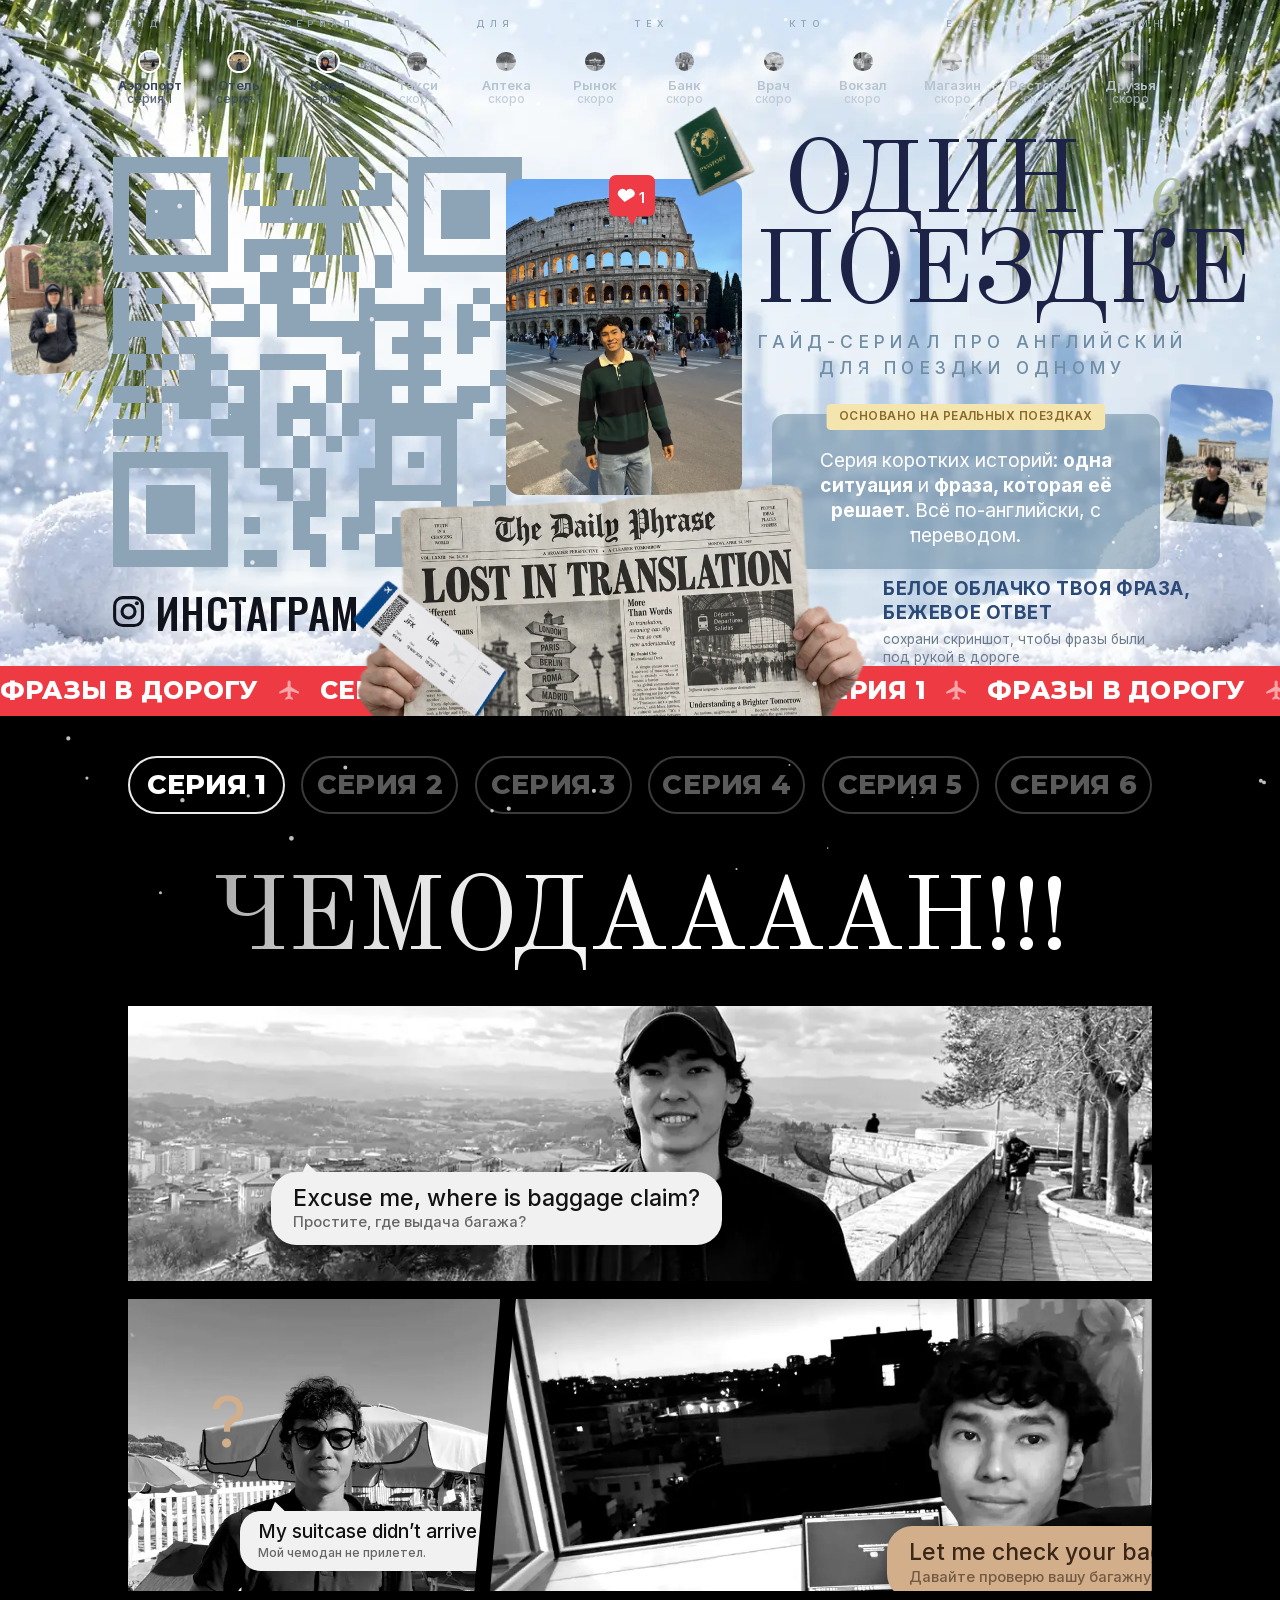
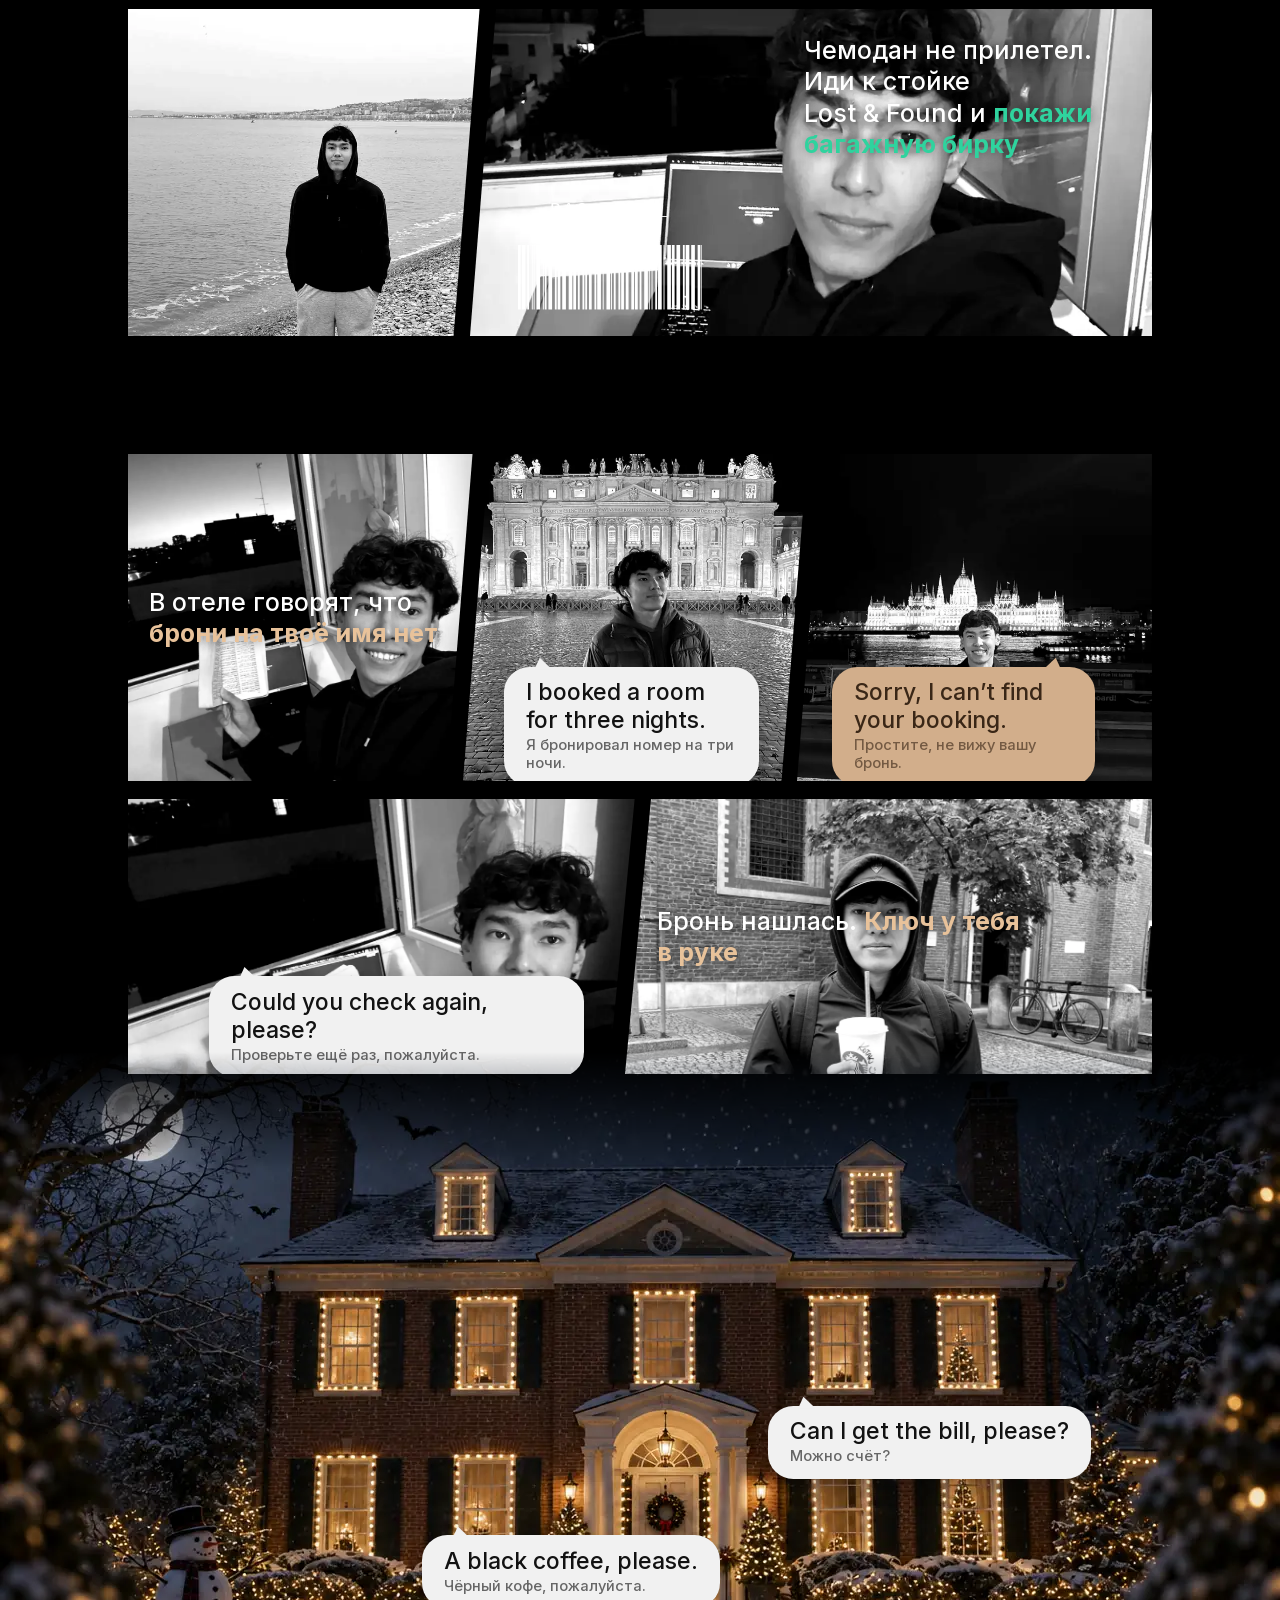
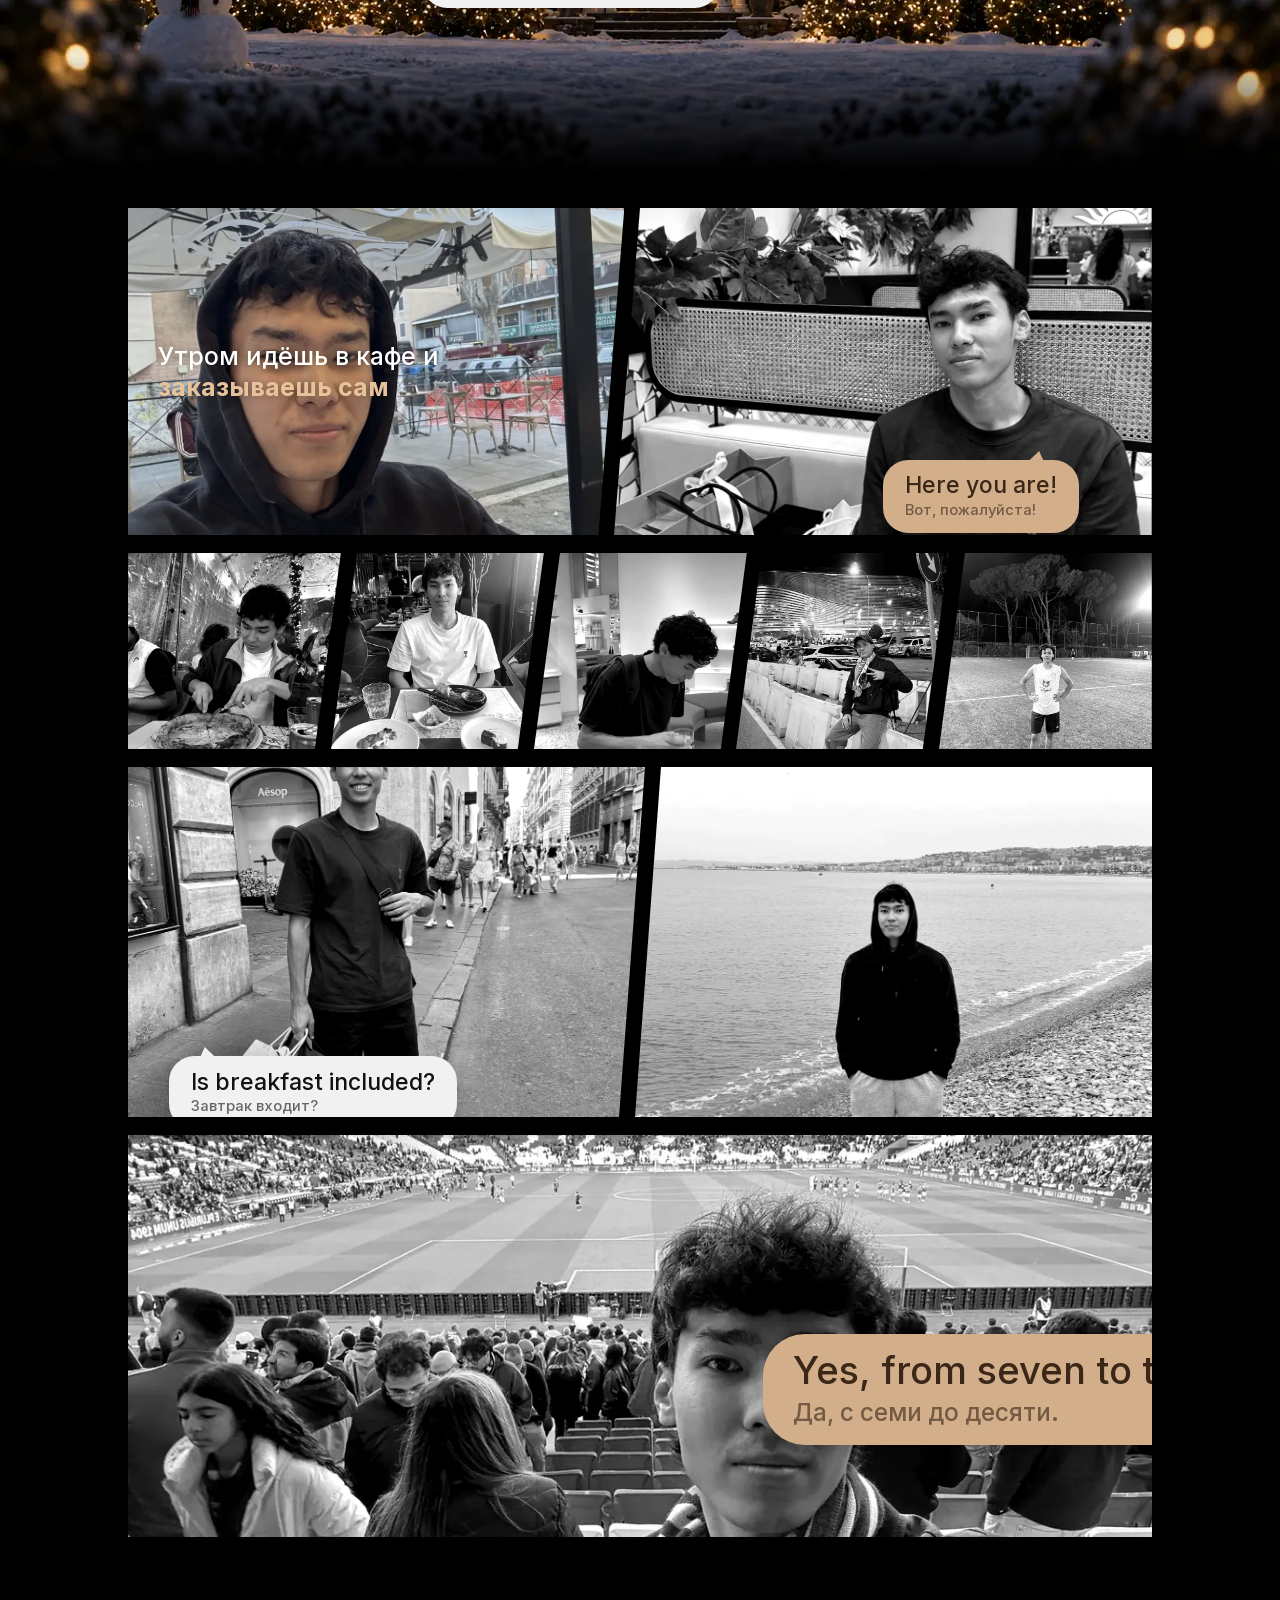
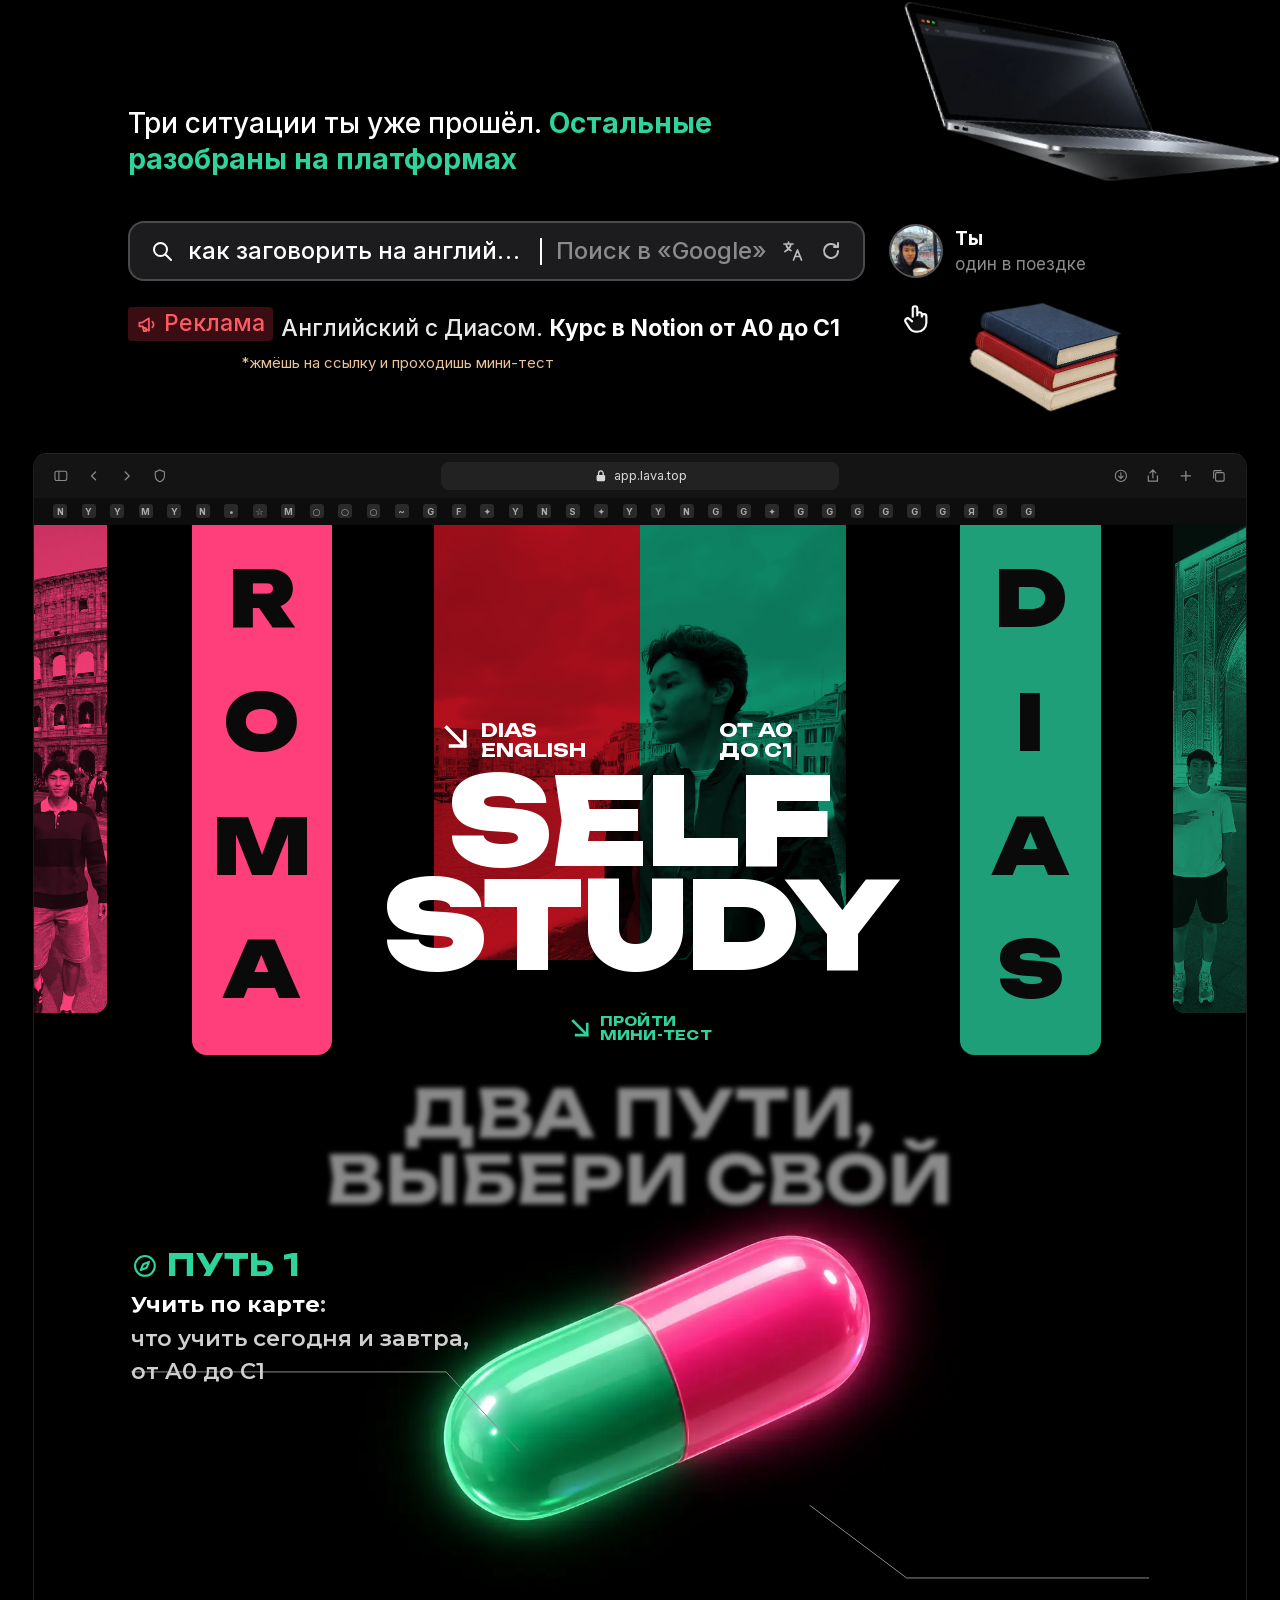
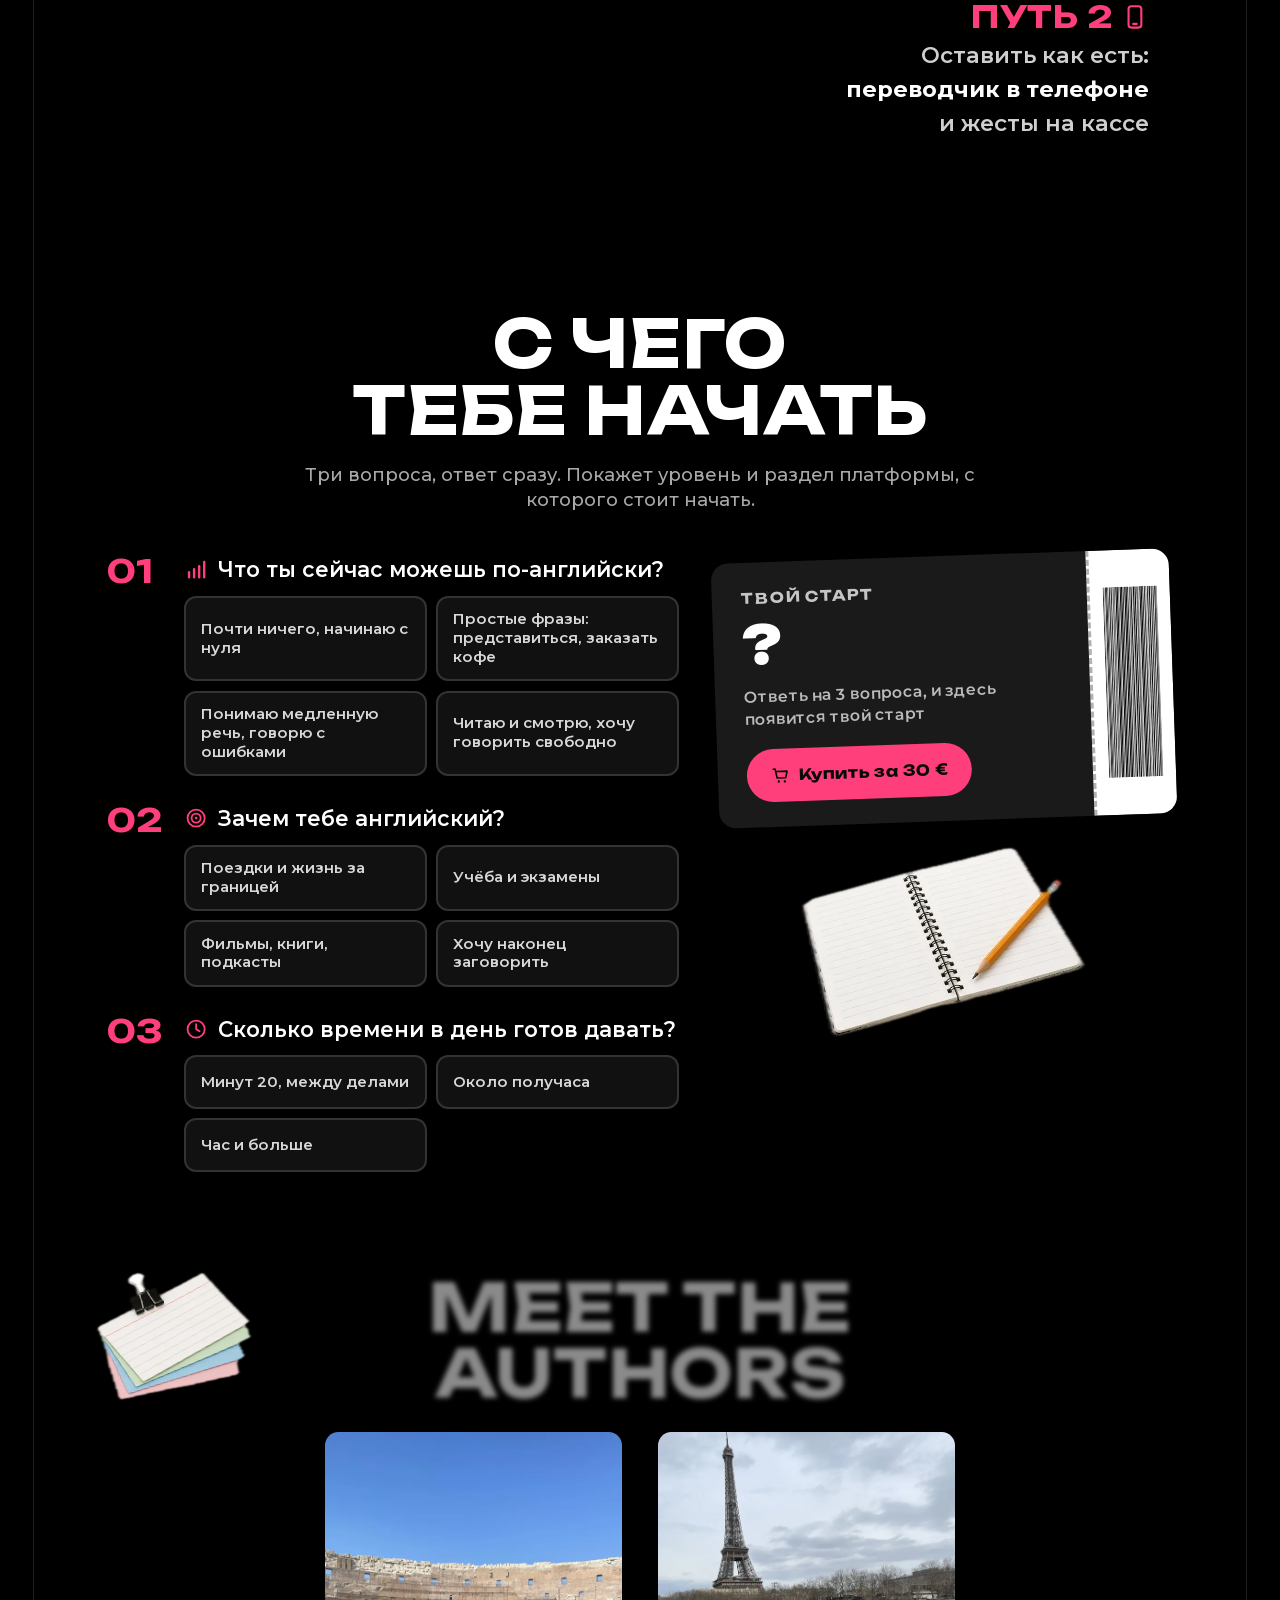
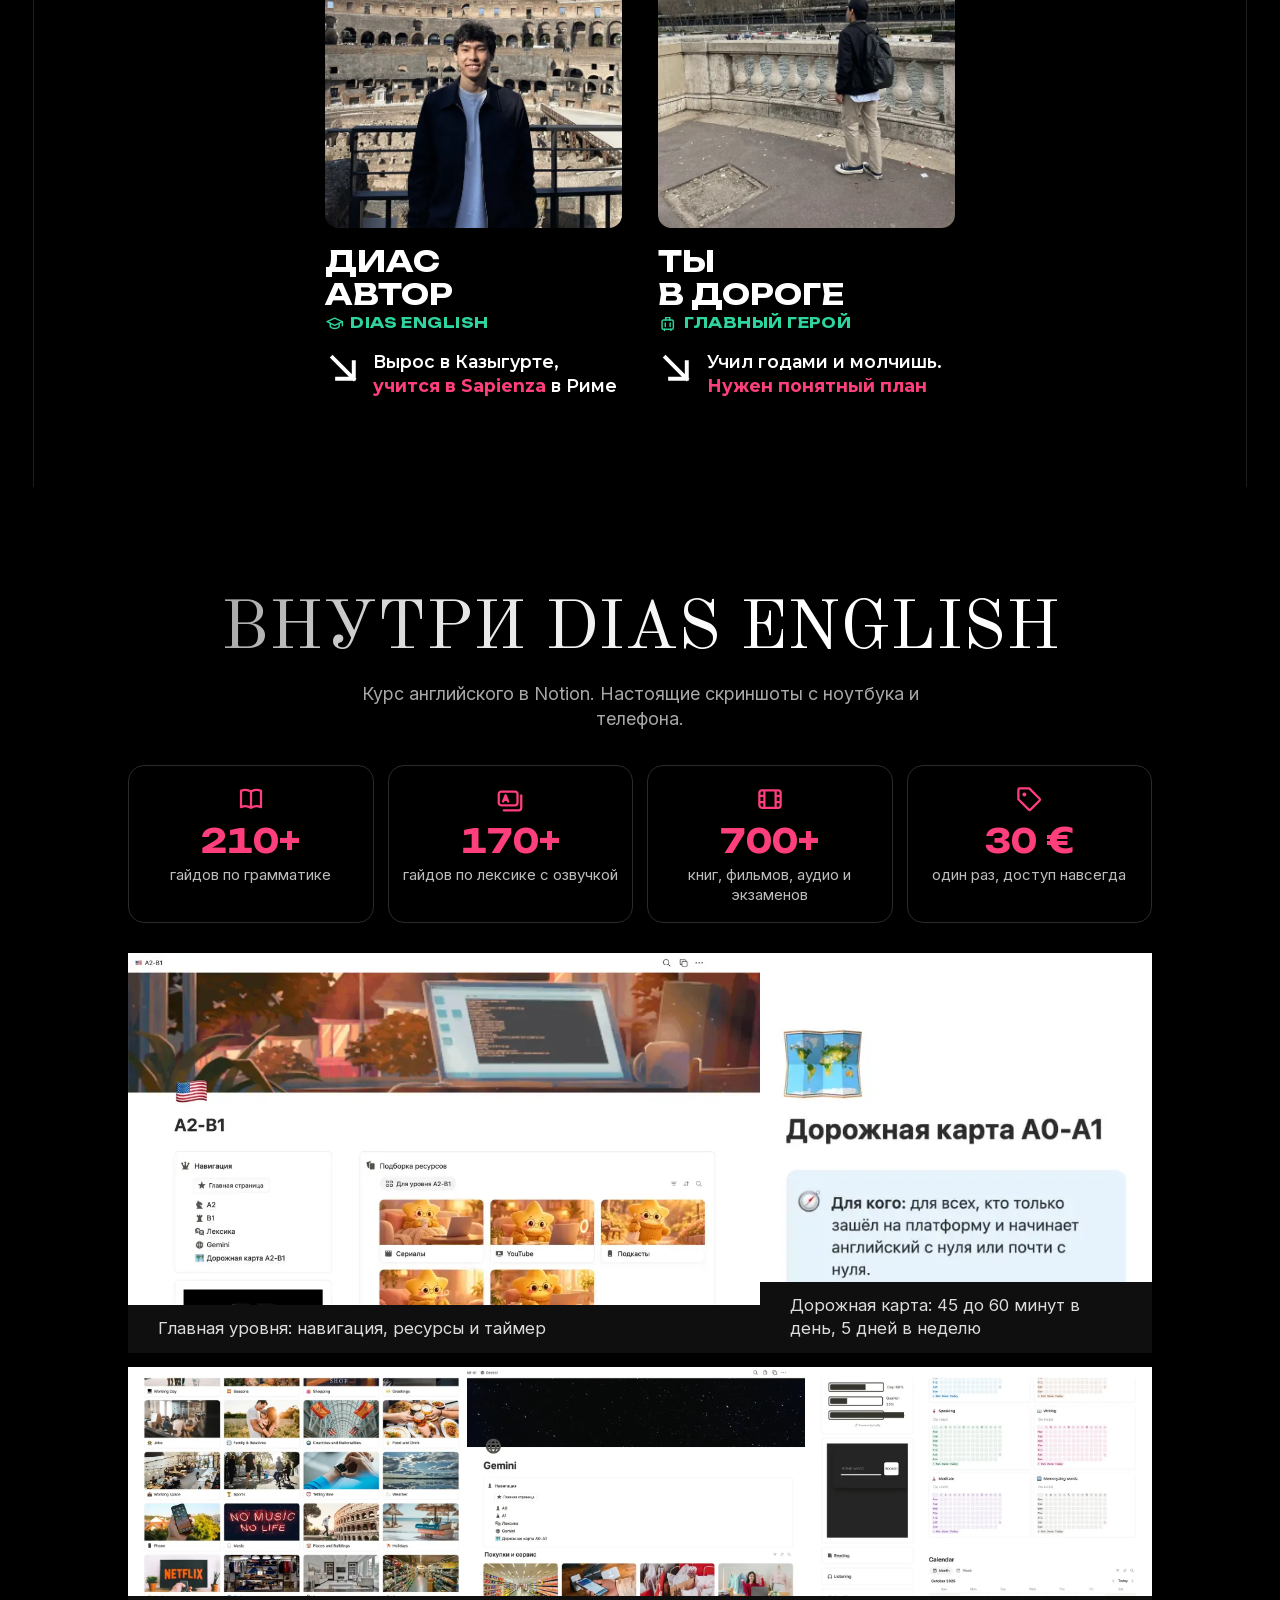
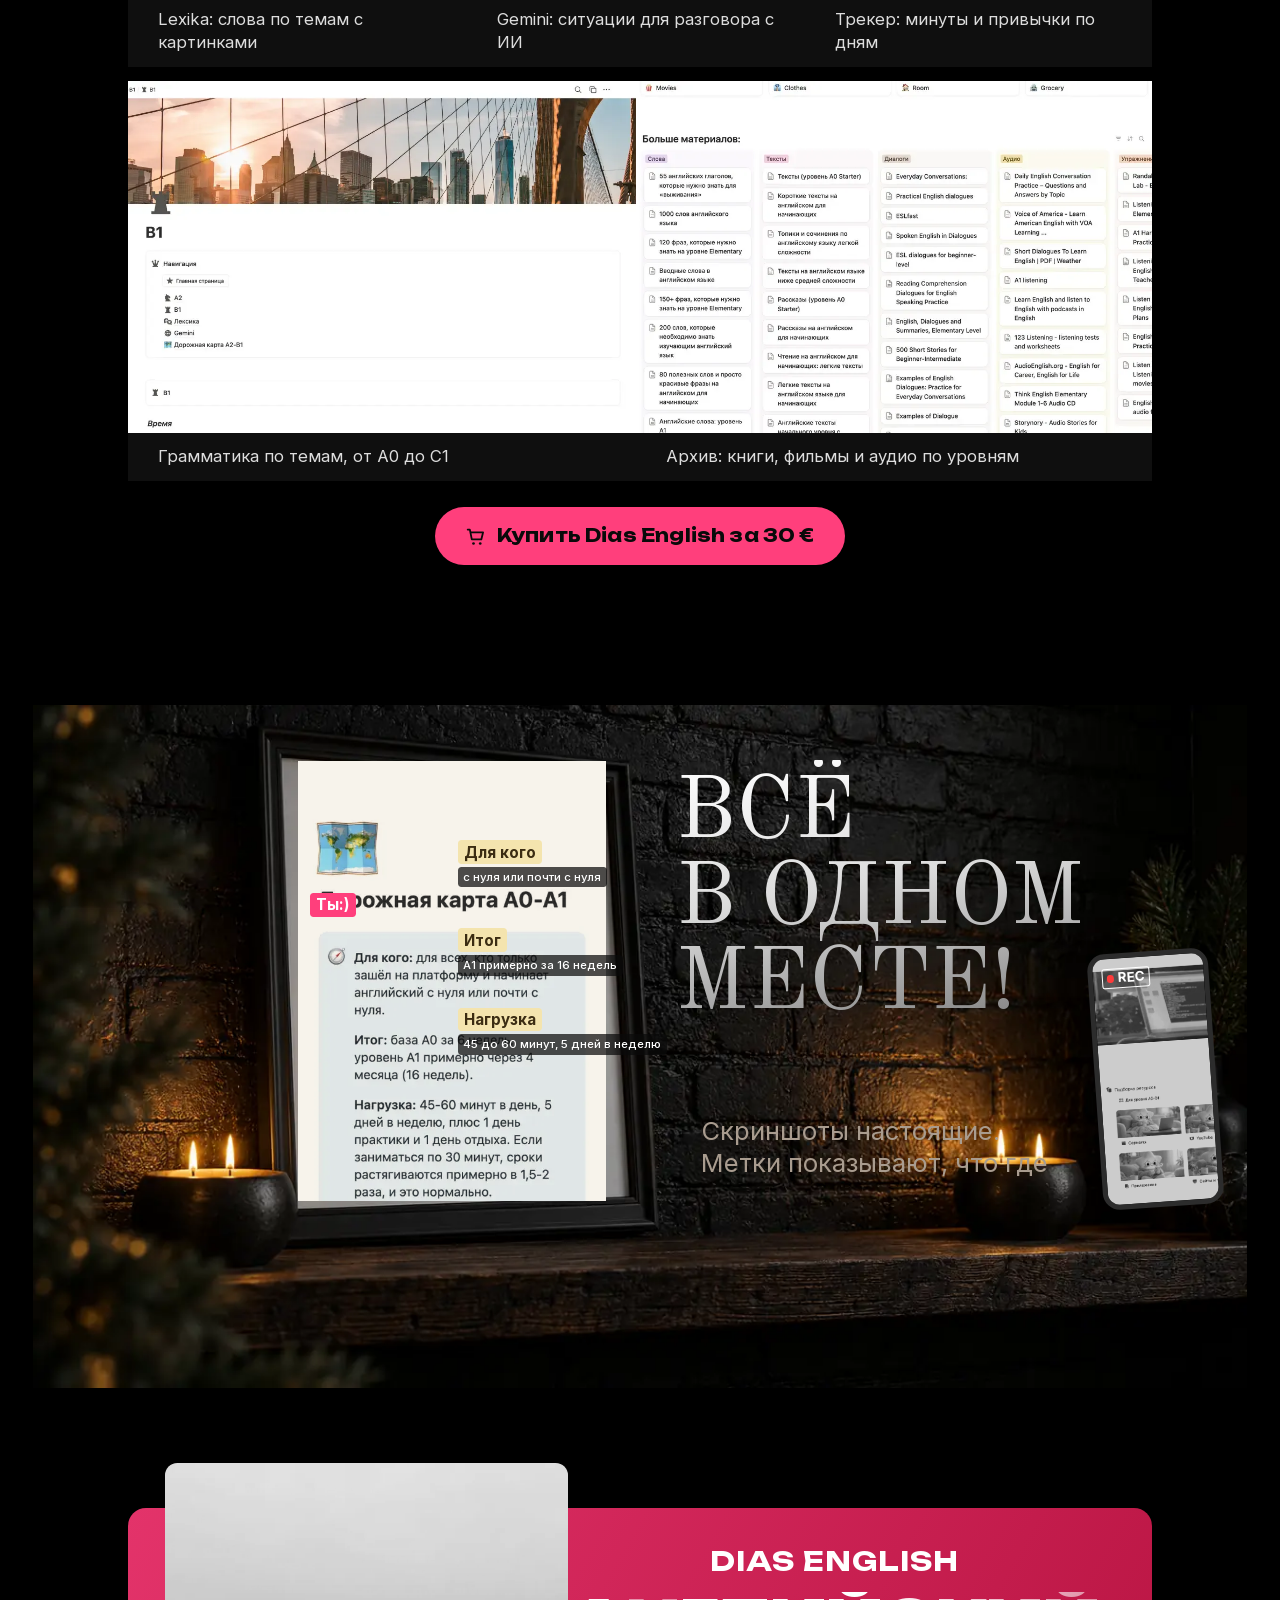
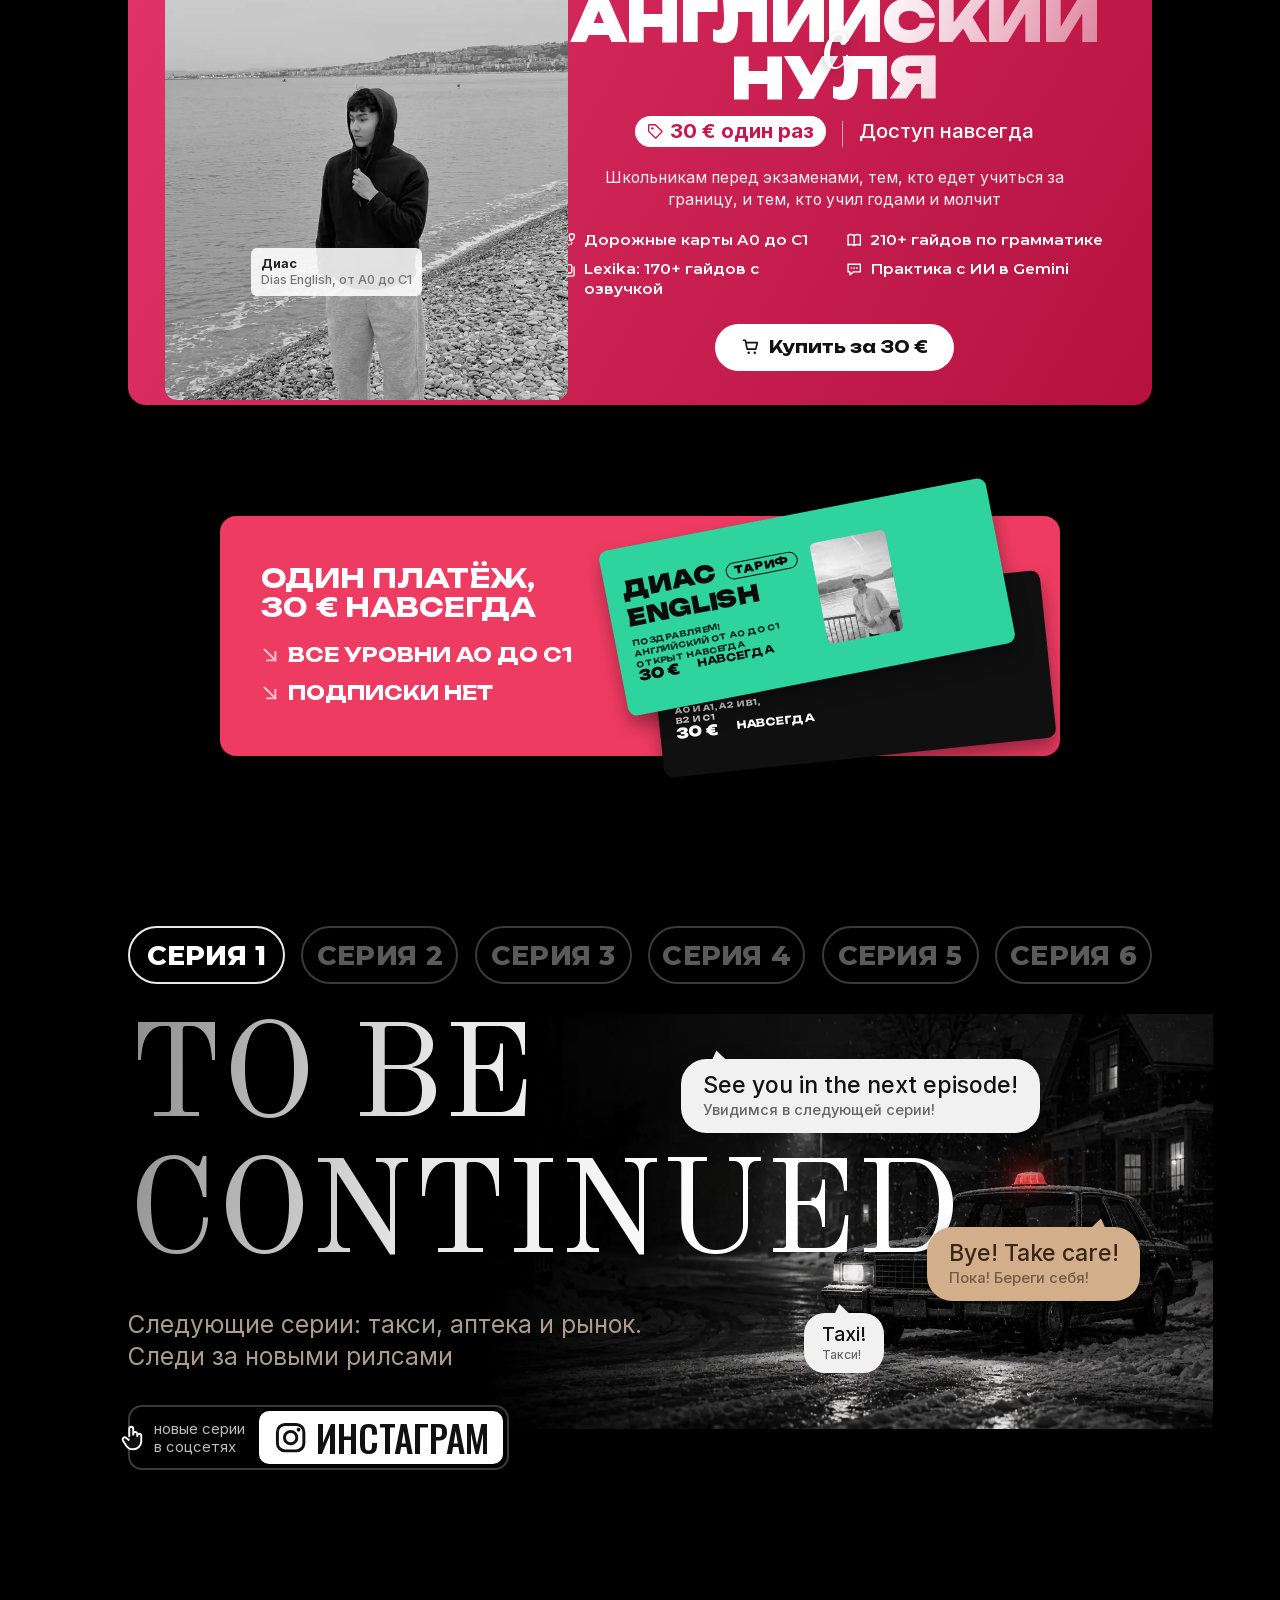
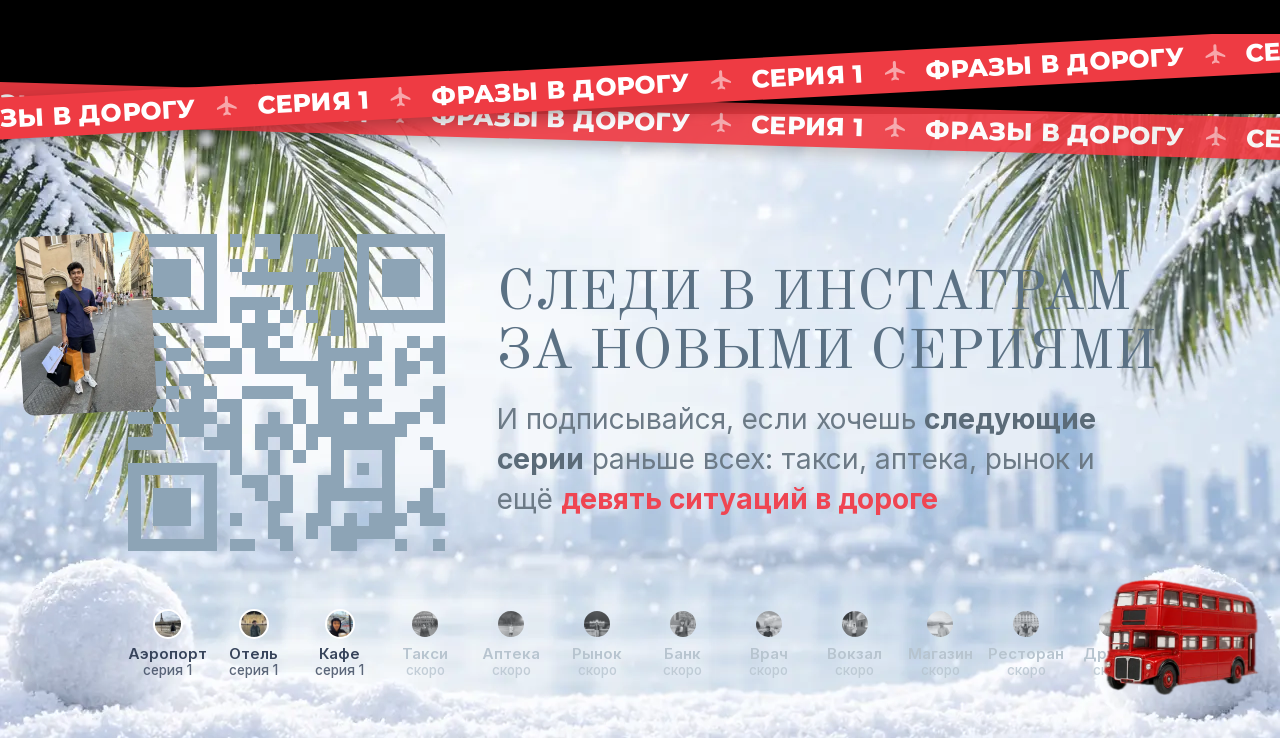
<file: index.html>
<!doctype html>
<html lang="ru"><head><meta charset="utf-8"><title>Один в поездке</title>
<meta http-equiv="refresh" content="0; url=en/"><link rel="canonical" href="en/">
<script>location.replace("en/" + location.hash);</script></head>
<body style="background:#000;color:#fff;font:16px sans-serif;padding:24px"><a style="color:#fff" href="en/">Открыть страницу</a></body></html>
</file>
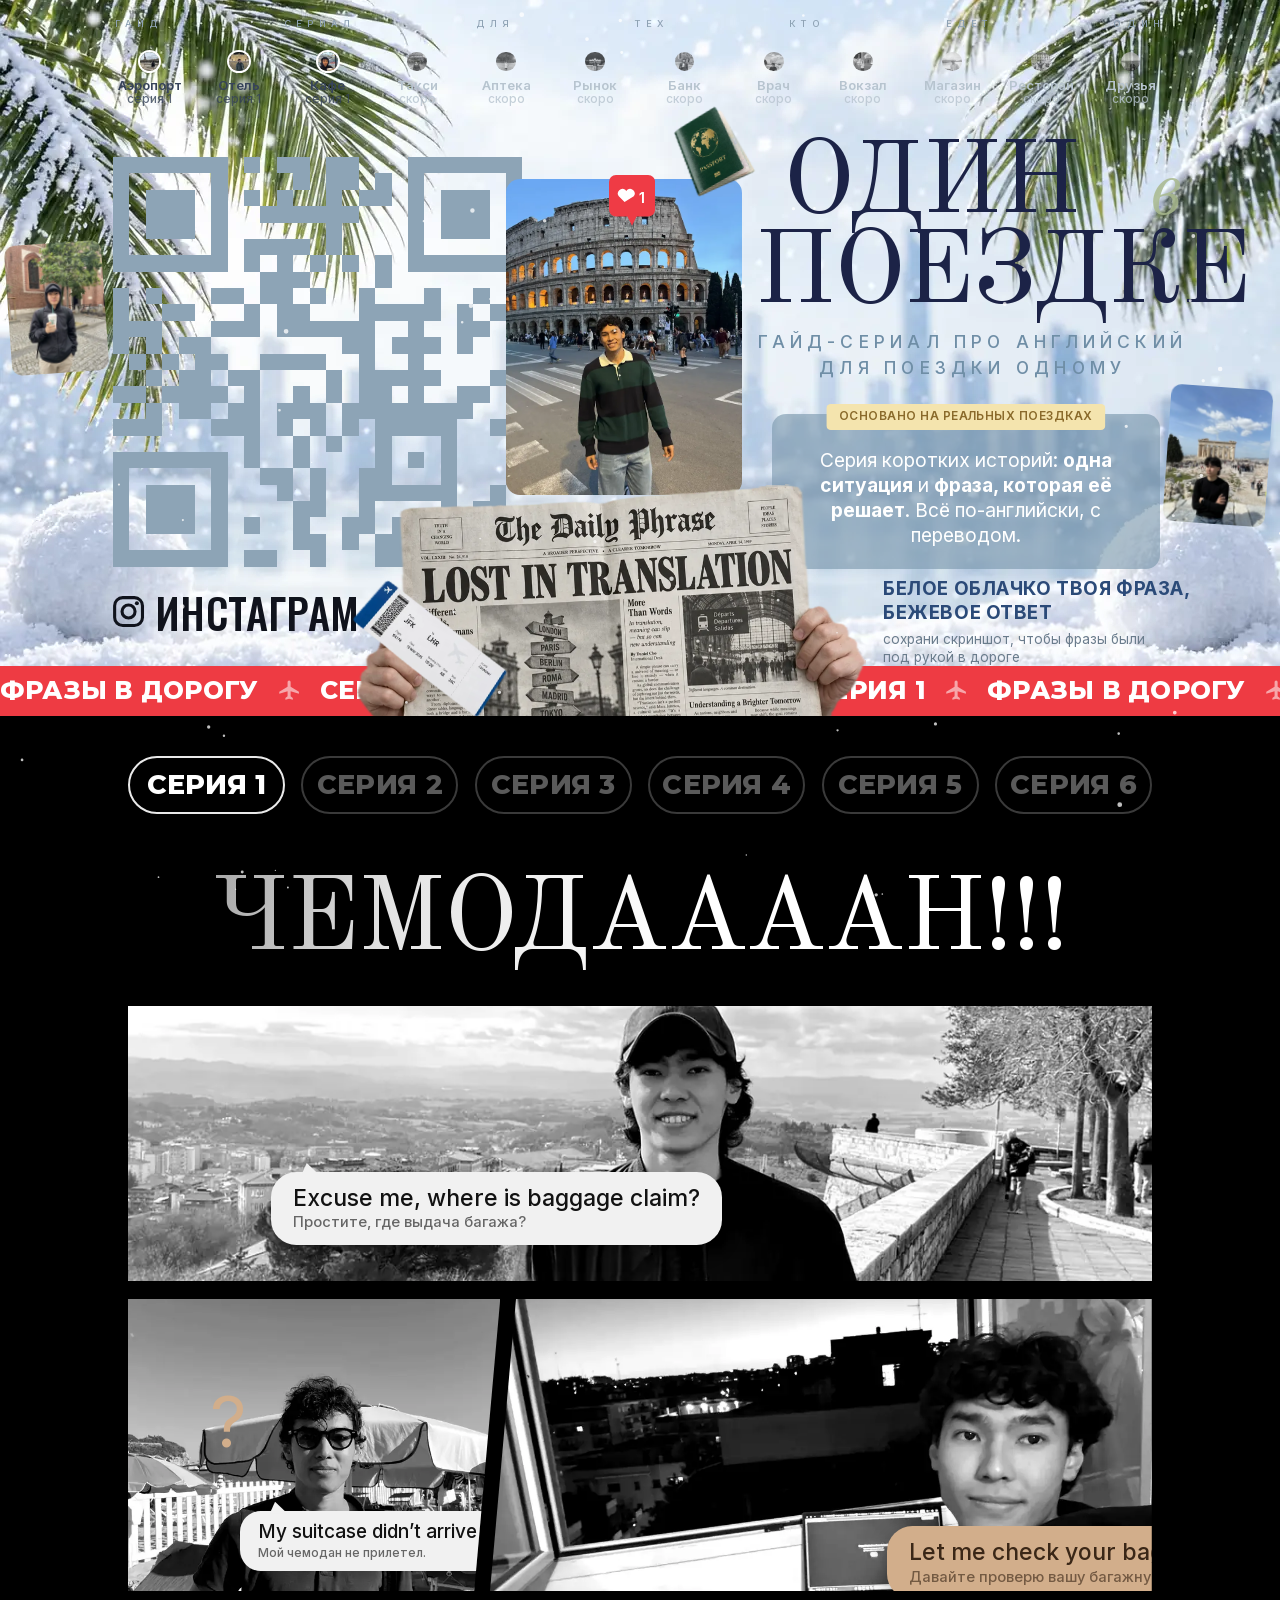
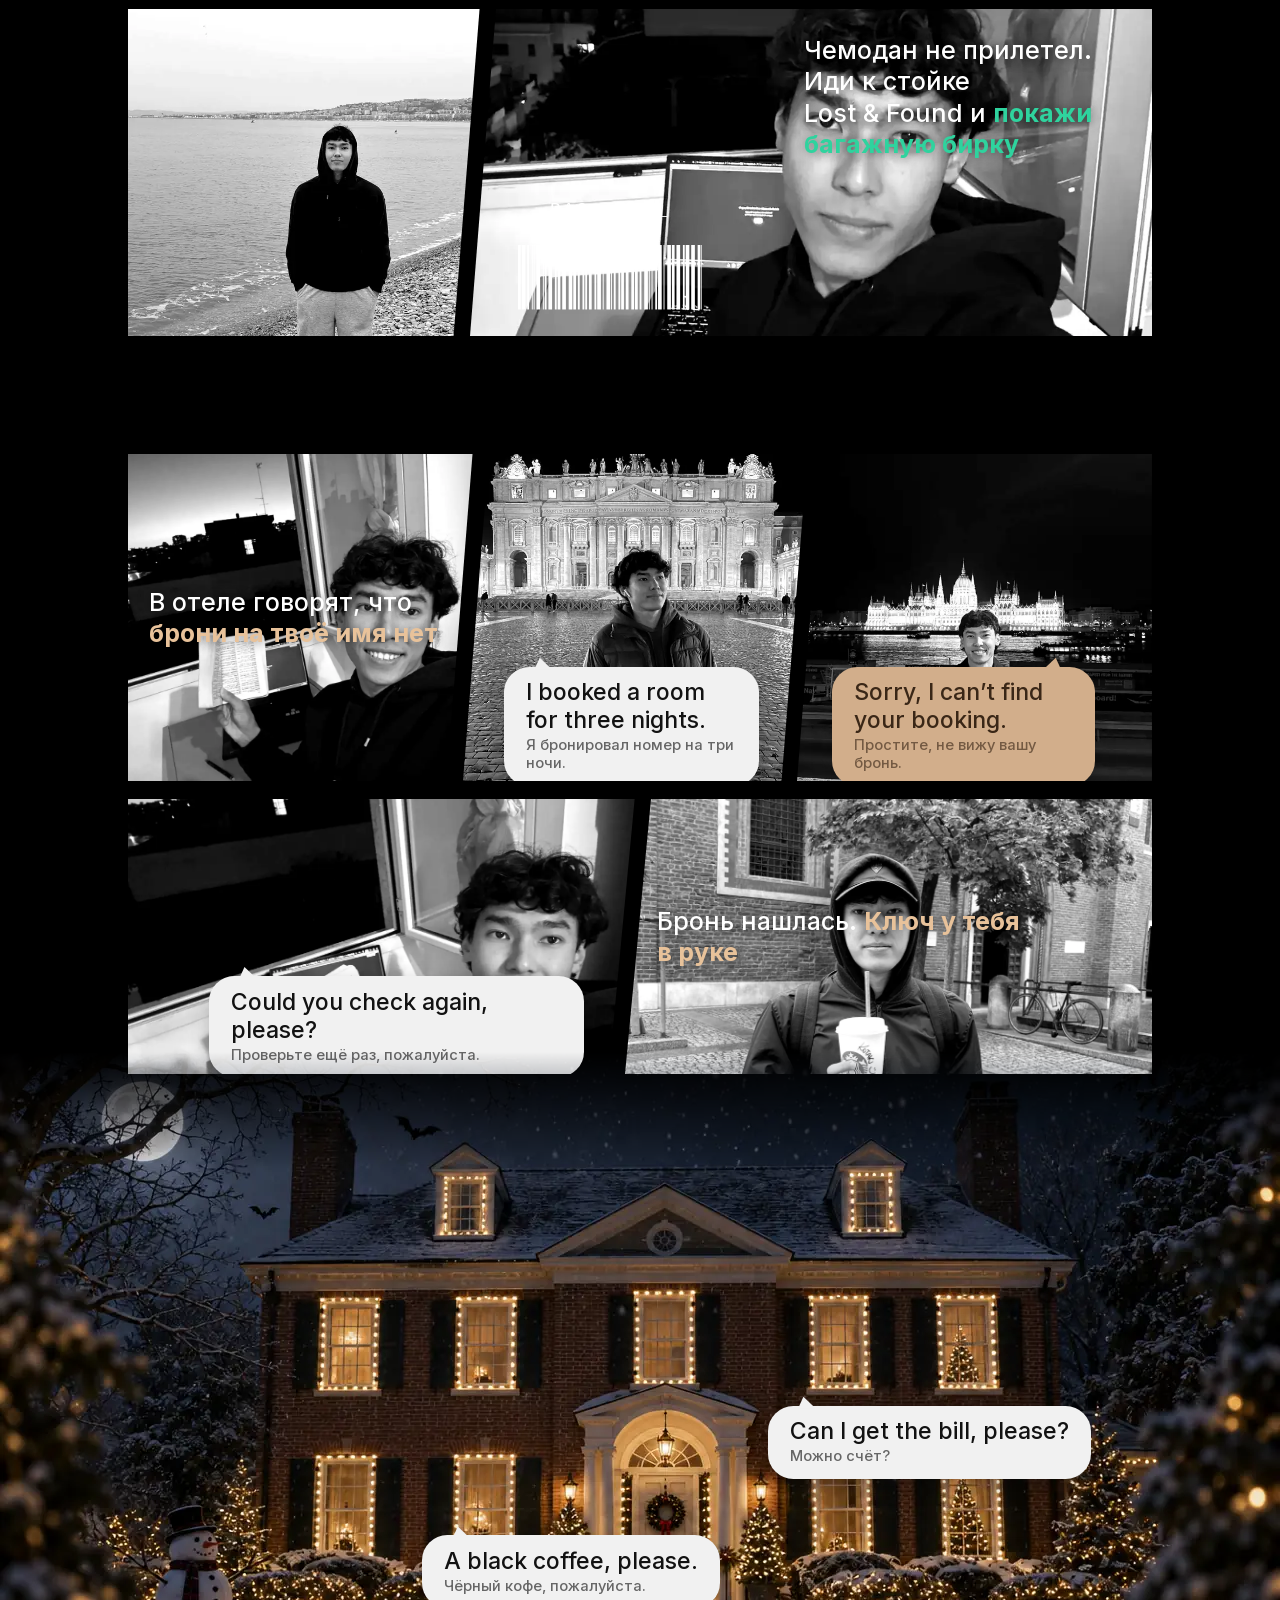
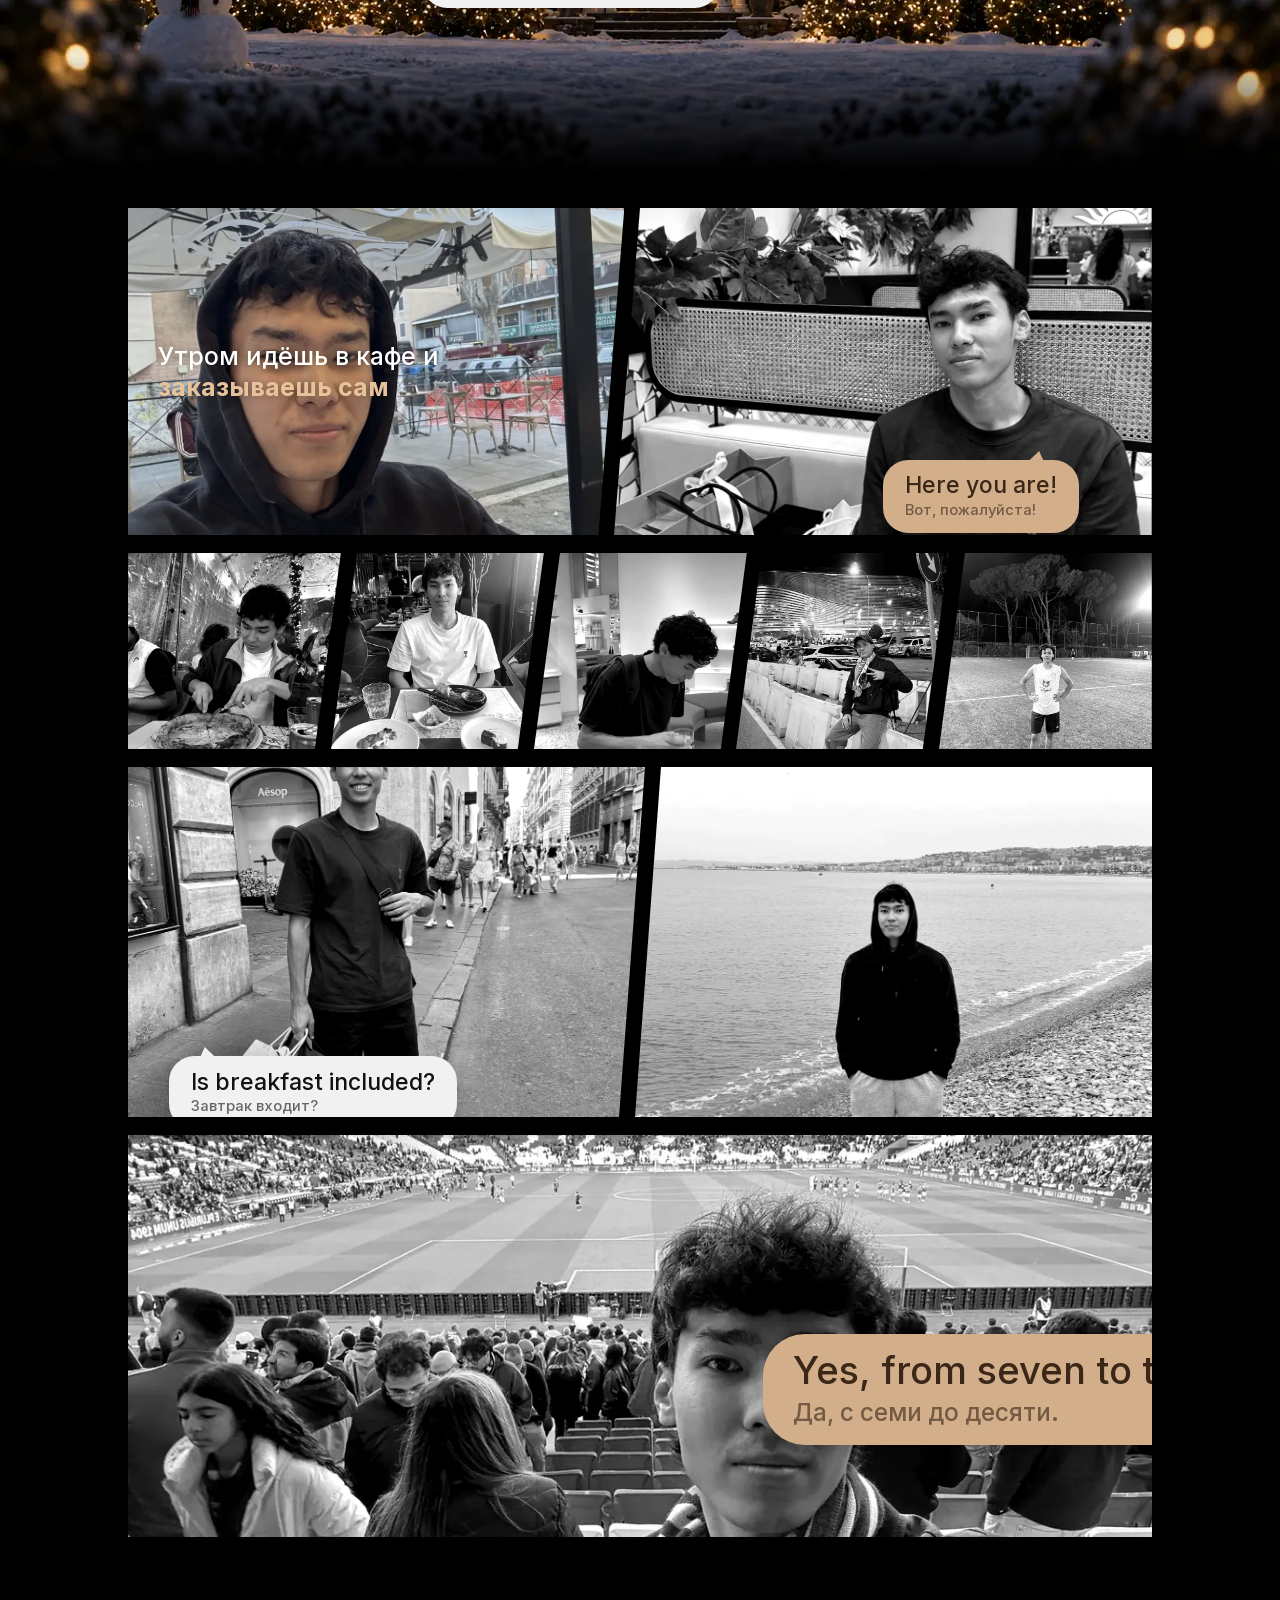
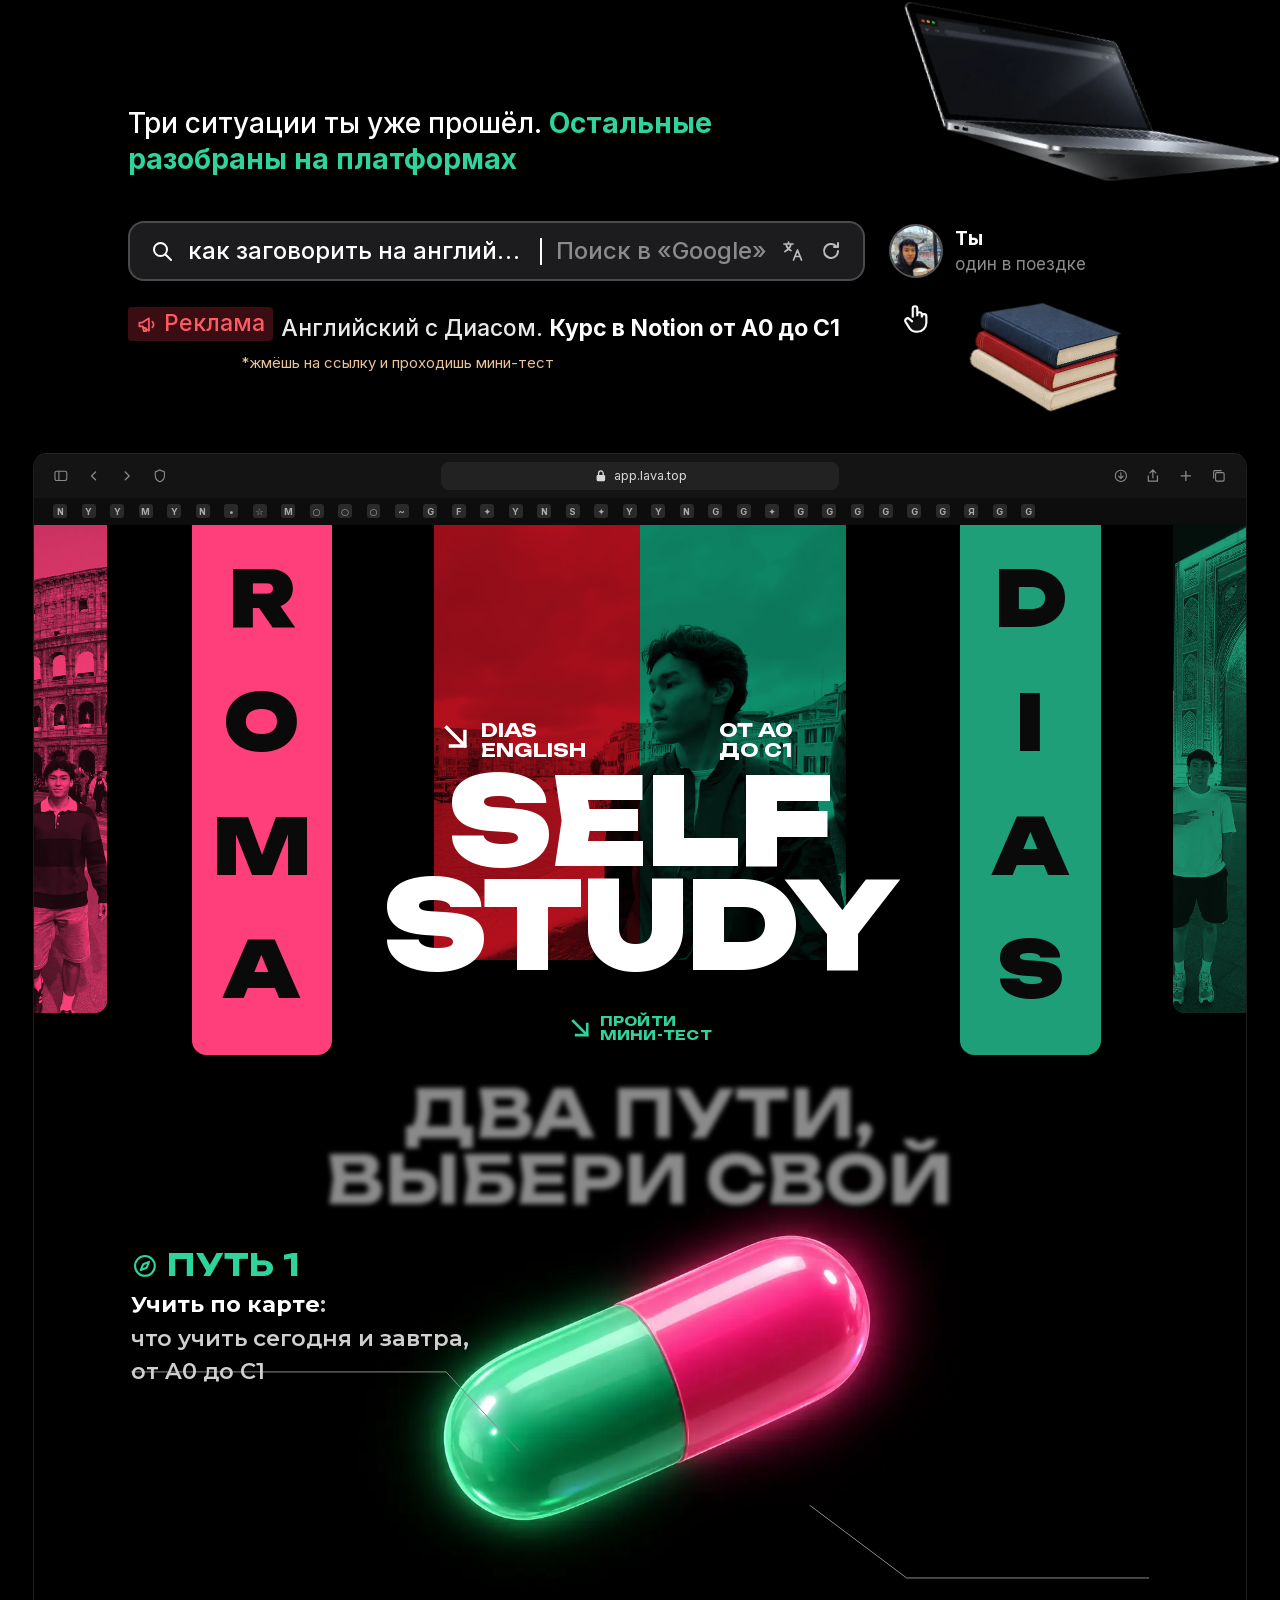
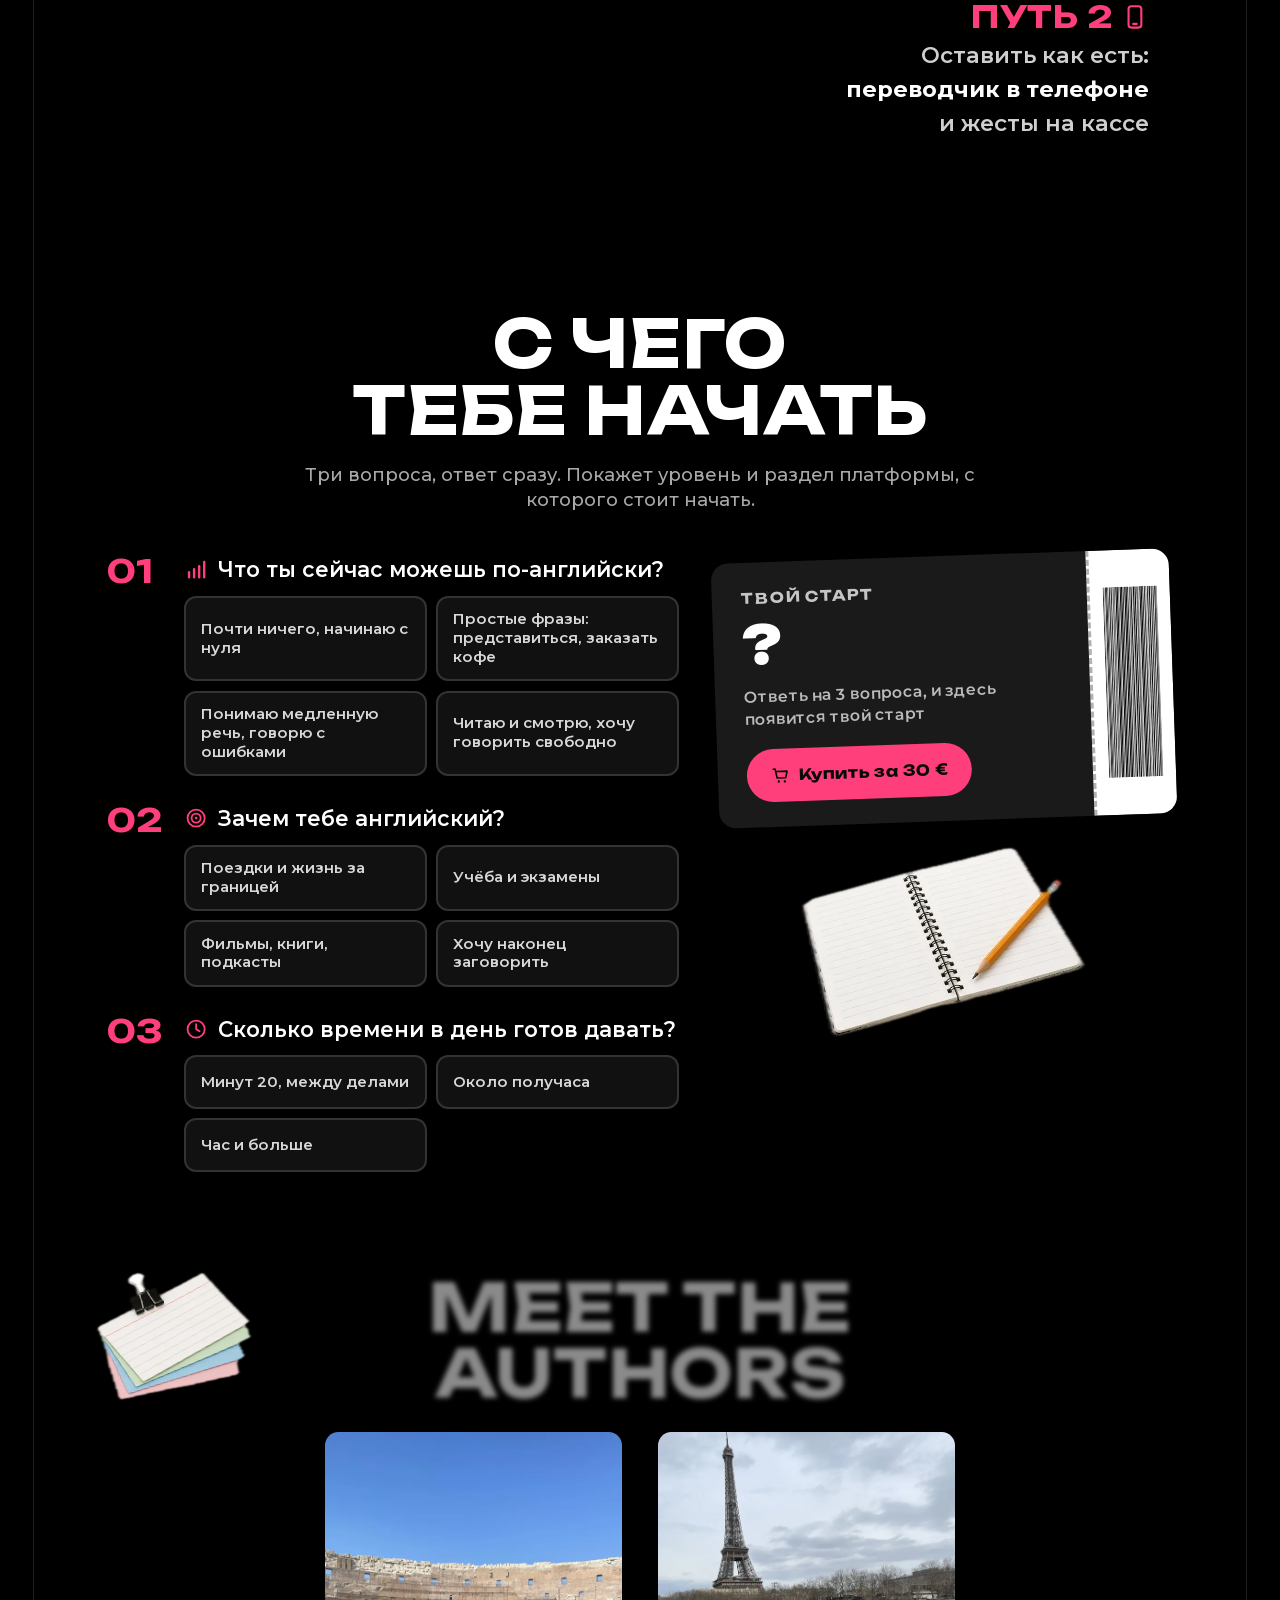
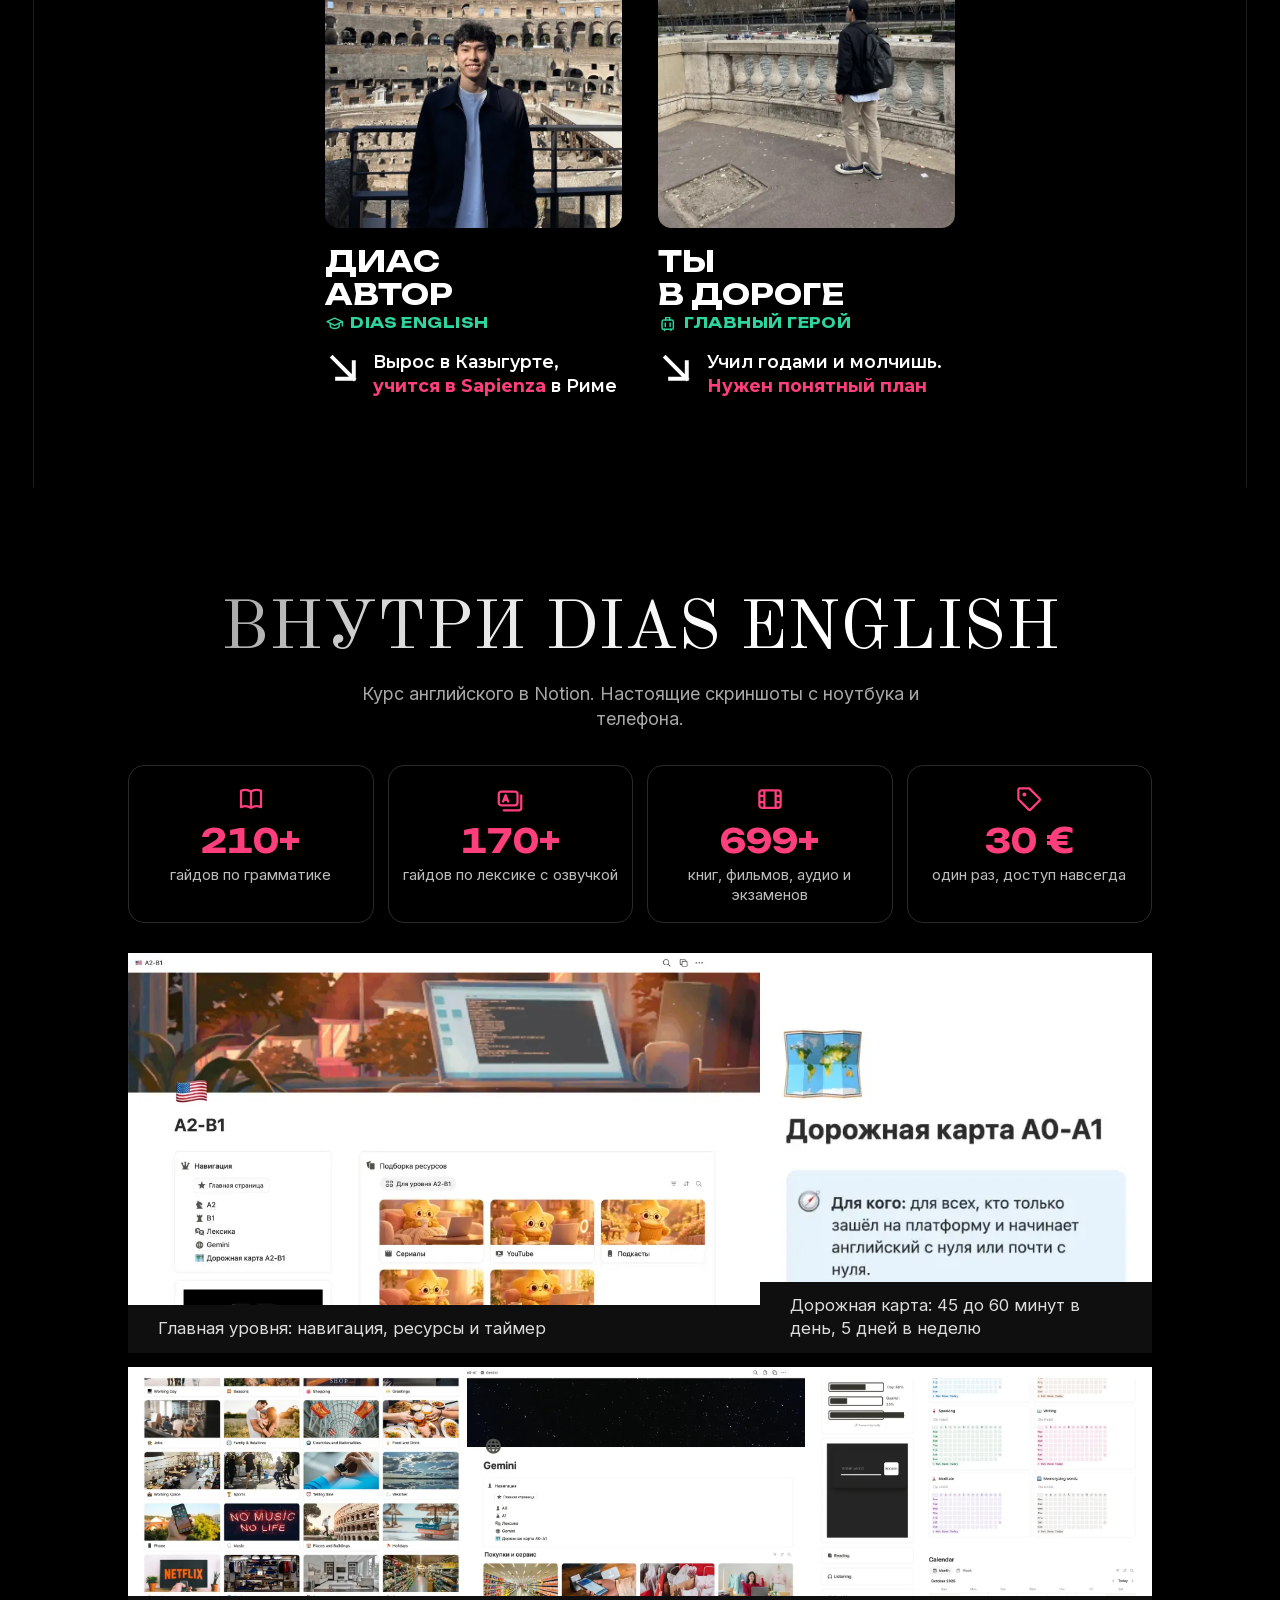
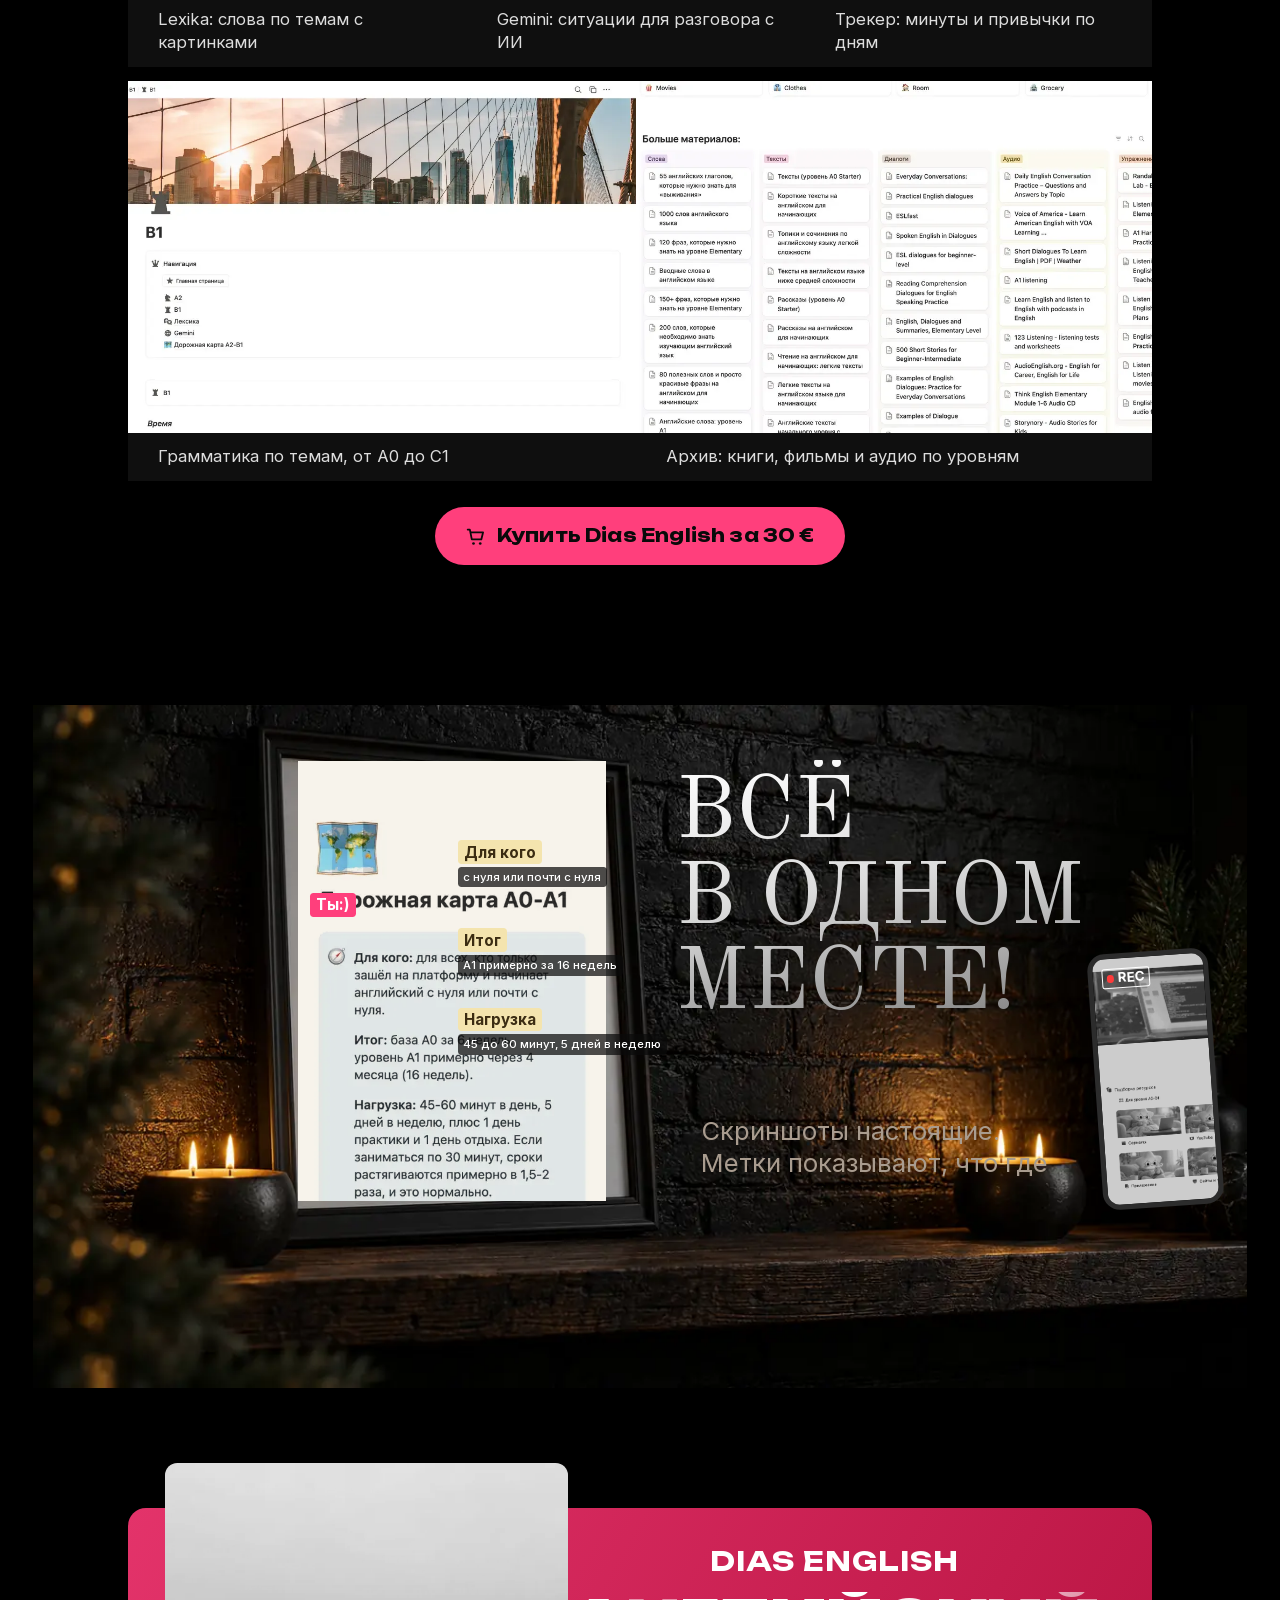
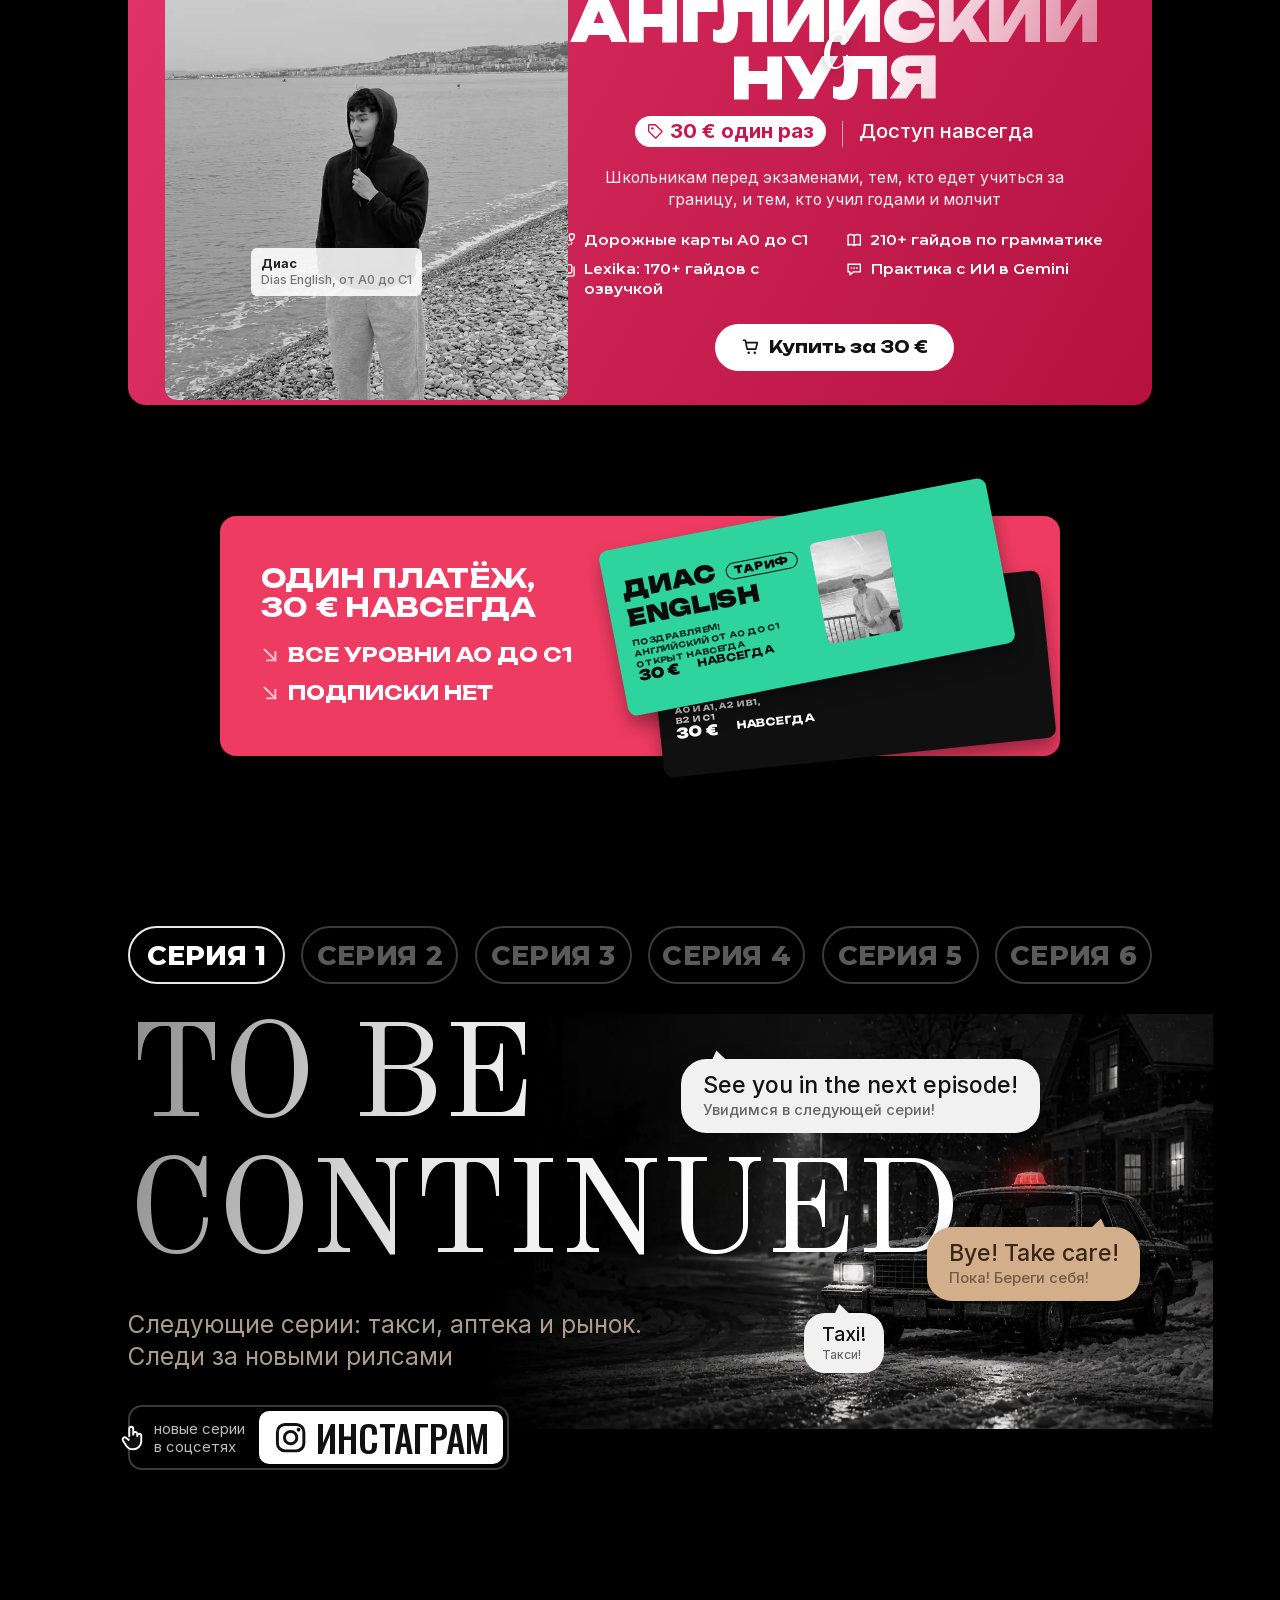
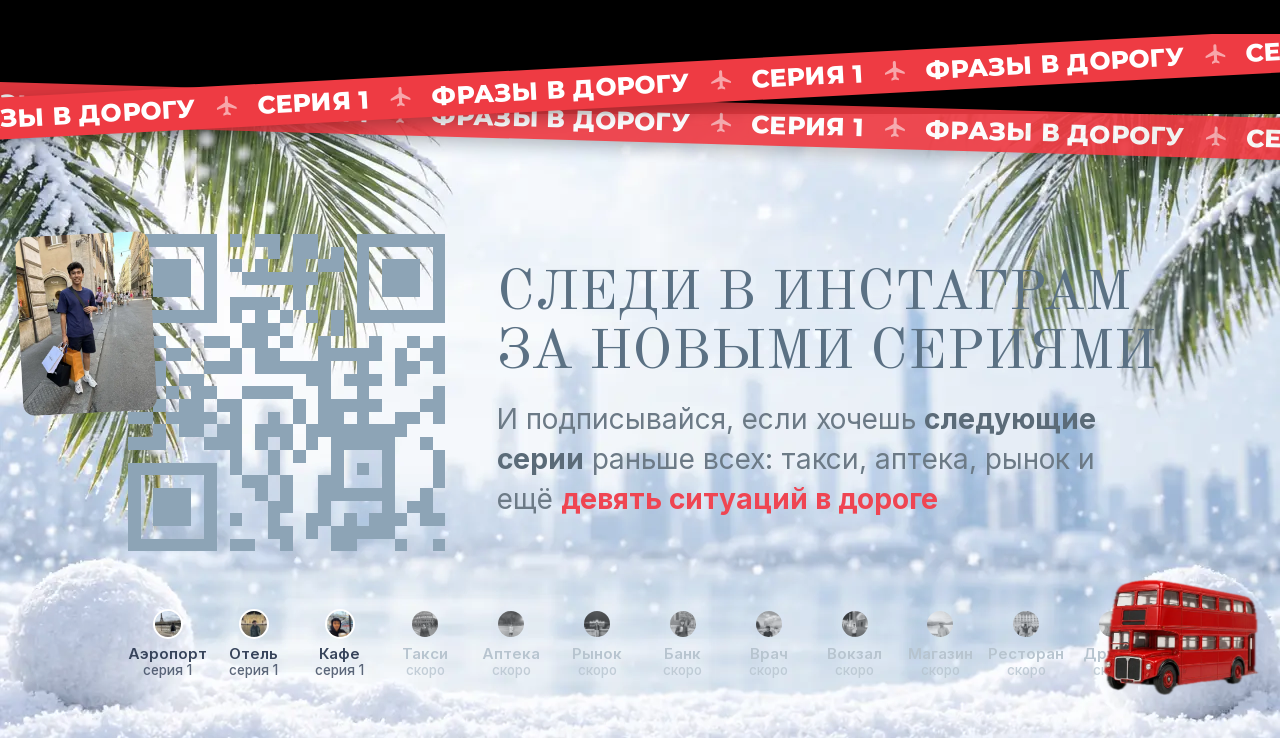
<file: en/index.html>
<!doctype html>
<html lang="ru" data-version="ad" data-base="../">
<head>
<meta charset="utf-8">
<meta name="viewport" content="width=device-width, initial-scale=1">
<title>Один в поездке. Фразы на английском</title>
<meta name="description" content="Гайд-сериал: три ситуации в поездке и английские фразы, которые их решают.">
<meta property="og:title" content="Один в поездке. Фразы на английском">
<meta property="og:description" content="Гайд-сериал: три ситуации в поездке и английские фразы, которые их решают.">
<meta property="og:image" content="../media/hero-bg.webp">
<meta name="theme-color" content="#000000">
<link rel="icon" href="data:image/svg+xml,%3Csvg xmlns=%22http://www.w3.org/2000/svg%22 viewBox=%220 0 24 24%22%3E%3Crect width=%2224%22 height=%2224%22 rx=%225%22 fill=%22%23ee3b43%22/%3E%3Cpath d=%22M20 14v-1.6l-6.7-4V4.2a1.3 1.3 0 0 0-2.6 0v4.2L4 12.4V14l6.7-2v4l-1.8 1.3v1.5l3.1-.9 3.1.9v-1.5L13.3 16v-4z%22 fill=%22%23fff%22/%3E%3C/svg%3E">
<link rel="alternate" hreflang="ru" href="../tr/">
<link rel="preload" href="../assets/fonts/OldStandardTT-n400-cyrillic.woff2" as="font" type="font/woff2" crossorigin>
<link rel="stylesheet" href="../assets/fonts.css">
<link rel="stylesheet" href="../assets/style.css">
<script>window.CONTENT = {"meta": {"lang": "ru", "title": "Один в поездке. Фразы на английском", "description": "Гайд-сериал: три ситуации в поездке и английские фразы, которые их решают."}, "links": {"buy": "https://app.lava.top/products/2c950aa0-d8be-4317-8f39-0f9b4016f5da", "social": {"label": "ИНСТАГРАМ", "url": "https://www.instagram.com/"}}, "episodes": [{"top": "Аэропорт", "bottom": "серия 1", "img": "en-ep-01", "active": true, "href": "#ep1"}, {"top": "Отель", "bottom": "серия 1", "img": "en-ep-02", "active": true, "href": "#ep2"}, {"top": "Кафе", "bottom": "серия 1", "img": "en-ep-03", "active": true, "href": "#ep3"}, {"top": "Такси", "bottom": "скоро", "img": "en-ep-04"}, {"top": "Аптека", "bottom": "скоро", "img": "en-ep-05"}, {"top": "Рынок", "bottom": "скоро", "img": "en-ep-06"}, {"top": "Банк", "bottom": "скоро", "img": "en-ep-07"}, {"top": "Врач", "bottom": "скоро", "img": "en-ep-08"}, {"top": "Вокзал", "bottom": "скоро", "img": "en-ep-09"}, {"top": "Магазин", "bottom": "скоро", "img": "en-ep-10"}, {"top": "Ресторан", "bottom": "скоро", "img": "en-ep-11"}, {"top": "Друзья", "bottom": "скоро", "img": "en-ep-12"}], "tabs": [{"label": "СЕРИЯ 1", "href": "#ep1", "current": true}, {"label": "СЕРИЯ 2"}, {"label": "СЕРИЯ 3"}, {"label": "СЕРИЯ 4"}, {"label": "СЕРИЯ 5"}, {"label": "СЕРИЯ 6"}], "blocks": [{"type": "hero", "topline": ["гайд", "сериал", "для", "тех", "кто", "едет", "один"], "title1": "ОДИН", "small": "в", "title2": "ПОЕЗДКЕ", "subtitle": ["ГАЙД-СЕРИАЛ ПРО АНГЛИЙСКИЙ", "ДЛЯ ПОЕЗДКИ ОДНОМУ"], "badge": "ОСНОВАНО НА РЕАЛЬНЫХ ПОЕЗДКАХ", "card": "Серия коротких историй: <b>одна ситуация<\/b> и <b>фраза, которая её решает<\/b>. Всё по-английски, с переводом.", "note": "БЕЛОЕ ОБЛАЧКО ТВОЯ ФРАЗА,<br>БЕЖЕВОЕ ОТВЕТ", "noteSmall": "сохрани скриншот, чтобы фразы были<br>под рукой в дороге", "ticker": ["ФРАЗЫ В ДОРОГУ", "СЕРИЯ 1"], "media": {"bg": "hero-bg", "person": "en-photo-hero", "newspaper": "newspaper", "peekLeft": "en-photo-peek-left", "peekRight": "en-photo-peek-right", "objTop": "passport", "objBottom": "boarding-pass", "personAlt": "Диас у Колизея", "peekLeftAlt": "Диас со стаканом кофе", "peekRightAlt": "Диас у Акрополя"}}, {"type": "tabs"}, {"type": "comic", "id": "ep1", "title": "ЧЕМОДААААН!!!", "rows": [{"panels": [{"img": "en-c1-1", "alt": "Диас на смотровой площадке", "grow": 1, "bubble": {"lang": "en", "text": "Excuse me, where is baggage claim?", "ru": "Простите, где выдача багажа?", "x": 14, "y": 52}}], "h": 236}, {"panels": [{"img": "en-c1-2", "alt": "Диас в тёмных очках", "grow": 36, "mark": "?", "bubble": {"lang": "en", "text": "My suitcase didn’t arrive.", "ru": "Мой чемодан не прилетел.", "x": 30, "y": 66, "small": true}}, {"img": "en-c1-3", "alt": "Диас у окна", "grow": 64, "bubble": {"lang": "tr", "text": "Let me check your baggage tag.", "ru": "Давайте проверю вашу багажную бирку.", "x": 60, "y": 70}}], "h": 250}, {"panels": [{"img": "en-c1-4", "alt": "Диас на берегу моря", "grow": 34}, {"img": "en-c1-5", "alt": "Диас у окна с ноутбуком", "grow": 66, "caption": {"text": "Чемодан не прилетел. Иди к стойке Lost&nbsp;&amp;&nbsp;Found и <b>покажи багажную бирку<\/b>", "side": "right", "accent": "green"}, "barcode": "BAG TAG _ 0417"}], "h": 280}]}, {"type": "comic", "id": "ep2", "topSpace": true, "rows": [{"panels": [{"img": "en-c2-1", "alt": "Диас у окна с книгой", "grow": 33, "caption": {"text": "В отеле говорят, что <b>брони на твоё имя нет<\/b>", "side": "left"}}, {"img": "en-c2-2", "alt": "Диас ночью у собора Святого Петра", "grow": 33, "bubble": {"lang": "en", "text": "I booked a room for three nights.", "ru": "Я бронировал номер на три ночи.", "x": 12, "y": 58}}, {"img": "en-c2-3", "alt": "Диас ночью на набережной", "grow": 34, "bubble": {"lang": "tr", "text": "Sorry, I can’t find your booking.", "ru": "Простите, не вижу вашу бронь.", "x": 10, "y": 58}}], "h": 280}, {"panels": [{"img": "en-c2-4", "alt": "Диас у окна", "grow": 49, "bubble": {"lang": "en", "text": "Could you check again, please?", "ru": "Проверьте ещё раз, пожалуйста.", "x": 16, "y": 56}}, {"img": "en-c2-5", "alt": "Диас с напитком на улице", "grow": 51, "caption": {"text": "Бронь нашлась. <b>Ключ у тебя в руке<\/b>", "side": "left"}}], "h": 236}]}, {"type": "scene", "img": "house-night", "alt": "Кирпичный дом ночью в гирляндах, снег и луна", "figures": [], "bubbles": [{"lang": "en", "text": "A black coffee, please.", "ru": "Чёрный кофе, пожалуйста.", "x": 33, "y": 64}, {"lang": "en", "text": "Can I get the bill, please?", "ru": "Можно счёт?", "x": 60, "y": 46}]}, {"type": "comic", "id": "ep3", "rows": [{"panels": [{"img": "en-c3-1", "alt": "Диас с чашкой кофе", "grow": 48, "color": true, "caption": {"text": "Утром идёшь в кафе и <b>заказываешь сам<\/b>", "side": "left"}}, {"img": "en-c3-2", "alt": "Диас за столиком в кафе", "grow": 52, "bubble": {"lang": "tr", "text": "Here you are!", "ru": "Вот, пожалуйста!", "x": 50, "y": 70}}], "h": 280}, {"panels": [{"img": "en-c3-3", "alt": "Пицца на столе в кафе", "grow": 1}, {"img": "en-c3-4", "alt": "Завтрак в кафе", "grow": 1}, {"img": "en-c3-5", "alt": "Диас в кафе с напитком", "grow": 1}, {"img": "en-c3-6", "alt": "Диас ночью у стадиона", "grow": 1}, {"img": "en-c3-7", "alt": "Диас на футбольном поле", "grow": 1}], "h": 168}, {"panels": [{"img": "en-c3-8", "alt": "Диас на улице с пакетом", "grow": 50, "bubble": {"lang": "en", "text": "Is breakfast included?", "ru": "Завтрак входит?", "x": 8, "y": 76}}, {"img": "en-c3-9", "alt": "Диас в худи", "grow": 50}], "h": 300}, {"panels": [{"img": "en-c3-big", "alt": "Диас на стадионе", "grow": 1, "bubble": {"lang": "tr", "text": "Yes, from seven to ten.", "ru": "Да, с семи до десяти.", "x": 62, "y": 40, "big": true}}], "h": 345}]}, {"type": "search", "ad": true, "lead": "Три ситуации ты уже прошёл. <b>Остальные разобраны на платформах<\/b>", "query": "как заговорить на английском", "engine": "Поиск в «Google»", "adLabel": "Реклама", "adText": "Английский с Диасом. <b>Курс в Notion от A0 до C1<\/b>", "adHref": "#quiz", "note": "*жмёшь на ссылку и проходишь мини-тест", "user": {"name": "Ты", "sub": "один в поездке", "img": "en-ep-03"}, "laptop": "laptop", "deco": "en-obj-books", "decoAlt": "Стопка книг на английском"}, {"type": "browser", "ad": true, "url": "app.lava.top", "left": {"word": "ROMA", "color": "pink", "img": "en-strip-left", "href": "buy"}, "right": {"word": "DIAS", "color": "green", "img": "en-strip-right", "href": "buy"}, "labelLeft": "DIAS<br>ENGLISH", "labelRight": "ОТ A0<br>ДО C1", "big1": "SELF", "big2": ["ST", "DY"], "cupLetter": "U", "button": {"text": "ПРОЙТИ<br>МИНИ-ТЕСТ", "href": "#quiz"}, "photo": "en-photo-browser", "photoAlt": "Диас в Венеции"}, {"type": "paths", "ad": true, "heading": ["ДВА ПУТИ,", "ВЫБЕРИ СВОЙ"], "pill": "pill", "path1": {"title": "ПУТЬ 1", "text": "<b>Учить по карте<\/b>:<br>что учить сегодня и завтра,<br>от A0 до C1", "href": "buy"}, "path2": {"title": "ПУТЬ 2", "text": "Оставить как есть:<br><b>переводчик в телефоне<\/b><br>и жесты на кассе", "href": "#quiz"}}, {"type": "quiz", "ad": true, "id": "quiz", "heading": ["С ЧЕГО", "ТЕБЕ НАЧАТЬ"], "sub": "Три вопроса, ответ сразу. Покажет уровень и раздел платформы, с которого стоит начать.", "questions": [{"q": "Что ты сейчас можешь по-английски?", "key": "level", "options": [{"t": "Почти ничего, начинаю с нуля", "v": "a0"}, {"t": "Простые фразы: представиться, заказать кофе", "v": "a1"}, {"t": "Понимаю медленную речь, говорю с ошибками", "v": "b1"}, {"t": "Читаю и смотрю, хочу говорить свободно", "v": "b2"}]}, {"q": "Зачем тебе английский?", "key": "goal", "options": [{"t": "Поездки и жизнь за границей", "v": "travel"}, {"t": "Учёба и экзамены", "v": "study"}, {"t": "Фильмы, книги, подкасты", "v": "media"}, {"t": "Хочу наконец заговорить", "v": "speak"}]}, {"q": "Сколько времени в день готов давать?", "key": "time", "options": [{"t": "Минут 20, между делами", "v": "short"}, {"t": "Около получаса", "v": "mid"}, {"t": "Час и больше", "v": "long"}]}], "results": {"level": {"a0": {"title": "A0 и A1", "text": "Дорожная карта A0 и A1: 16 недель, от звуков до первых диалогов в магазине, кафе и аэропорту."}, "a1": {"title": "A0 и A1, этап A1", "text": "Та же карта A0 и A1, но начни с этапа A1. Первый шаг на карте это тест: он покажет, где ты."}, "b1": {"title": "A2 и B1", "text": "Карта A2 и B1: грамматика по темам, Reading, Listening, Speaking, Writing."}, "b2": {"title": "B2 и C1", "text": "Карта B2 и C1: продвинутая грамматика и лексика, четыре навыка отдельными страницами."}}, "goal": {"travel": "Раздел для тебя: Lexika по ситуациям и Gemini, где разговор с ИИ про магазин, кассу, аптеку и врача.", "study": "Раздел для тебя: грамматика по темам и архив, где лежат экзамены.", "media": "Раздел для тебя: архив 700+ книг, фильмов и аудио.", "speak": "Раздел для тебя: практика с ИИ в Gemini."}, "time": {"short": "Карта рассчитана на 45 до 60 минут в день. Если меньше, этап просто растягивается на дольше.", "mid": "Если заниматься по 30 минут, сроки растягиваются примерно в 1,5 до 2 раз. Это нормально.", "long": "Твой темп совпадает с картой: 45 до 60 минут в день, 5 дней в неделю."}}, "resultTitle": "ТВОЙ СТАРТ", "cta": "Купить за 30 €", "href": "buy", "again": "Пройти заново", "color": "pink", "deco": "en-obj-notebook", "decoAlt": "Тетрадь с карандашом"}, {"type": "speakers", "ad": true, "heading": ["MEET THE", "AUTHORS"], "items": [{"img": "en-photo-speaker", "name": ["ДИАС", "АВТОР"], "role": "DIAS ENGLISH", "text": "Вырос в Казыгурте,<br><b>учится в Sapienza<\/b> в Риме", "href": "buy", "alt": "Диас в Колизее"}, {"img": "en-photo-you", "name": ["ТЫ", "В ДОРОГЕ"], "role": "ГЛАВНЫЙ ГЕРОЙ", "text": "Учил годами и молчишь.<br><b>Нужен понятный план<\/b>", "href": "#quiz", "dark": true, "alt": "Диас смотрит на Эйфелеву башню"}], "deco": "en-obj-cards", "decoAlt": "Карточки для слов"}, {"type": "gallery", "ad": true, "id": "inside-dias", "color": "pink", "title": "ВНУТРИ DIAS ENGLISH", "sub": "Курс английского в Notion. Настоящие скриншоты с ноутбука и телефона.", "stats": [{"n": "210+", "t": "гайдов по грамматике"}, {"n": "170+", "t": "гайдов по лексике с озвучкой"}, {"n": "700+", "t": "книг, фильмов, аудио и экзаменов"}, {"n": "30 €", "t": "один раз, доступ навсегда"}], "rows": [[{"img": "shot-d-hub", "grow": 62, "cap": "Главная уровня: навигация, ресурсы и таймер"}, {"img": "shot-d-roadmap-m", "grow": 38, "cap": "Дорожная карта: 45 до 60 минут в день, 5 дней в неделю", "top": true}], [{"img": "shot-d-lexika", "grow": 1, "cap": "Lexika: слова по темам с картинками"}, {"img": "shot-d-gemini", "grow": 1, "cap": "Gemini: ситуации для разговора с ИИ"}, {"img": "shot-d-habits", "grow": 1, "cap": "Трекер: минуты и привычки по дням"}], [{"img": "shot-d-grammar", "grow": 1, "cap": "Грамматика по темам, от A0 до C1"}, {"img": "shot-d-materials", "grow": 1, "cap": "Архив: книги, фильмы и аудио по уровням"}]], "href": "buy", "cta": "Купить Dias English за 30 €"}, {"type": "frame", "ad": true, "heading": ["ВСЁ", "В ОДНОМ", "МЕСТЕ!"], "sub": "Скриншоты настоящие.<br>Метки показывают, что где", "bg": "mantel", "shot": "shot-d-roadmap-m", "shotAlt": "Дорожная карта Dias English A0 и A1", "labels": [{"x": 52, "y": 18, "title": "Для кого", "text": "с нуля или почти с нуля"}, {"x": 52, "y": 38, "title": "Итог", "text": "A1 примерно за 16 недель"}, {"x": 4, "y": 30, "title": "Ты:)", "you": true}, {"x": 52, "y": 56, "title": "Нагрузка", "text": "45 до 60 минут, 5 дней в неделю"}], "phone": {"img": "shot-d-hub", "alt": "Главная уровня Dias English", "rec": "REC"}}, {"type": "offers", "ad": true, "id": "offers", "cards": [{"color": "pink", "photo": "en-photo-card", "tag": ["Диас", "Dias English, от A0 до C1"], "kicker": "DIAS ENGLISH", "big1": "АНГЛИЙСКИЙ", "script": "с", "big2": "НУЛЯ", "meta": ["30 € один раз", "Доступ навсегда"], "forWhom": "Школьникам перед экзаменами, тем, кто едет учиться за границу, и тем, кто учил годами и молчит", "list": ["Дорожные карты A0 до C1", "210+ гайдов по грамматике", "Lexika: 170+ гайдов с озвучкой", "Практика с ИИ в Gemini"], "href": "buy", "cta": "Купить за 30 €", "plane": "airplane", "photoAlt": "Диас у моря"}], "box": {"title": ["ОДИН ПЛАТЁЖ,", "30 € НАВСЕГДА"], "items": [{"text": "ВСЕ УРОВНИ A0 ДО C1", "href": "buy"}, {"text": "ПОДПИСКИ НЕТ", "href": "buy"}]}, "tickets": [{"color": "green", "name": ["ДИАС", "ENGLISH"], "tariff": "ТАРИФ", "lines": "ПОЗДРАВЛЯЕМ!<br>АНГЛИЙСКИЙ ОТ A0 ДО C1<br>ОТКРЫТ НАВСЕГДА", "price": "30 €", "when": "НАВСЕГДА", "href": "buy", "photo": "en-photo-ticket", "photoAlt": "Диас у моря на закате"}, {"color": "black", "name": ["ДОРОЖНЫЕ", "КАРТЫ"], "tariff": "3 ШТ", "lines": "A0 И A1, A2 И B1,<br>B2 И C1", "price": "30 €", "when": "НАВСЕГДА", "href": "buy"}]}, {"type": "continued", "title": ["TO BE", "CONTINUED..."], "bg": "taxi-night", "bubbles": [{"lang": "en", "text": "See you in the next episode!", "ru": "Увидимся в следующей серии!", "x": 54, "y": 4}, {"lang": "tr", "text": "Bye! Take care!", "ru": "Пока! Береги себя!", "x": 78, "y": 34}, {"lang": "en", "text": "Taxi!", "ru": "Такси!", "x": 66, "y": 50, "small": true}], "text": "Следующие серии: такси, аптека и рынок.<br>Следи за новыми рилсами", "hint": "новые серии<br>в соцсетях"}, {"type": "footer", "ticker": ["ФРАЗЫ В ДОРОГУ", "СЕРИЯ 1"], "title": ["СЛЕДИ В ИНСТАГРАМ", "ЗА НОВЫМИ СЕРИЯМИ"], "text": "И подписывайся, если хочешь <b>следующие серии<\/b> раньше всех: такси, аптека, рынок и ещё <em>девять ситуаций в дороге<\/em>", "peek": "en-photo-footer", "bg": "hero-bg", "peekAlt": "Диас на улице с пакетами", "deco": "en-obj-bus", "decoAlt": "Игрушечный лондонский автобус"}], "_readme": "Контент вариации EN. Все тексты, ссылки, картинки и порядок блоков. ad: true значит блок только на главной, на lesson/ его нет. Пересборка: python3 tools/build.py", "lang": "en"};</script>
<script src="../assets/sizes.js" defer></script>
<script src="../assets/qrcode.js" defer></script>
<script src="../assets/app.js" defer></script>
</head>
<body>
<div id="app"></div>
<noscript><p style="padding:24px">Для этой страницы нужен JavaScript.</p></noscript>
</body>
</html>
</file>
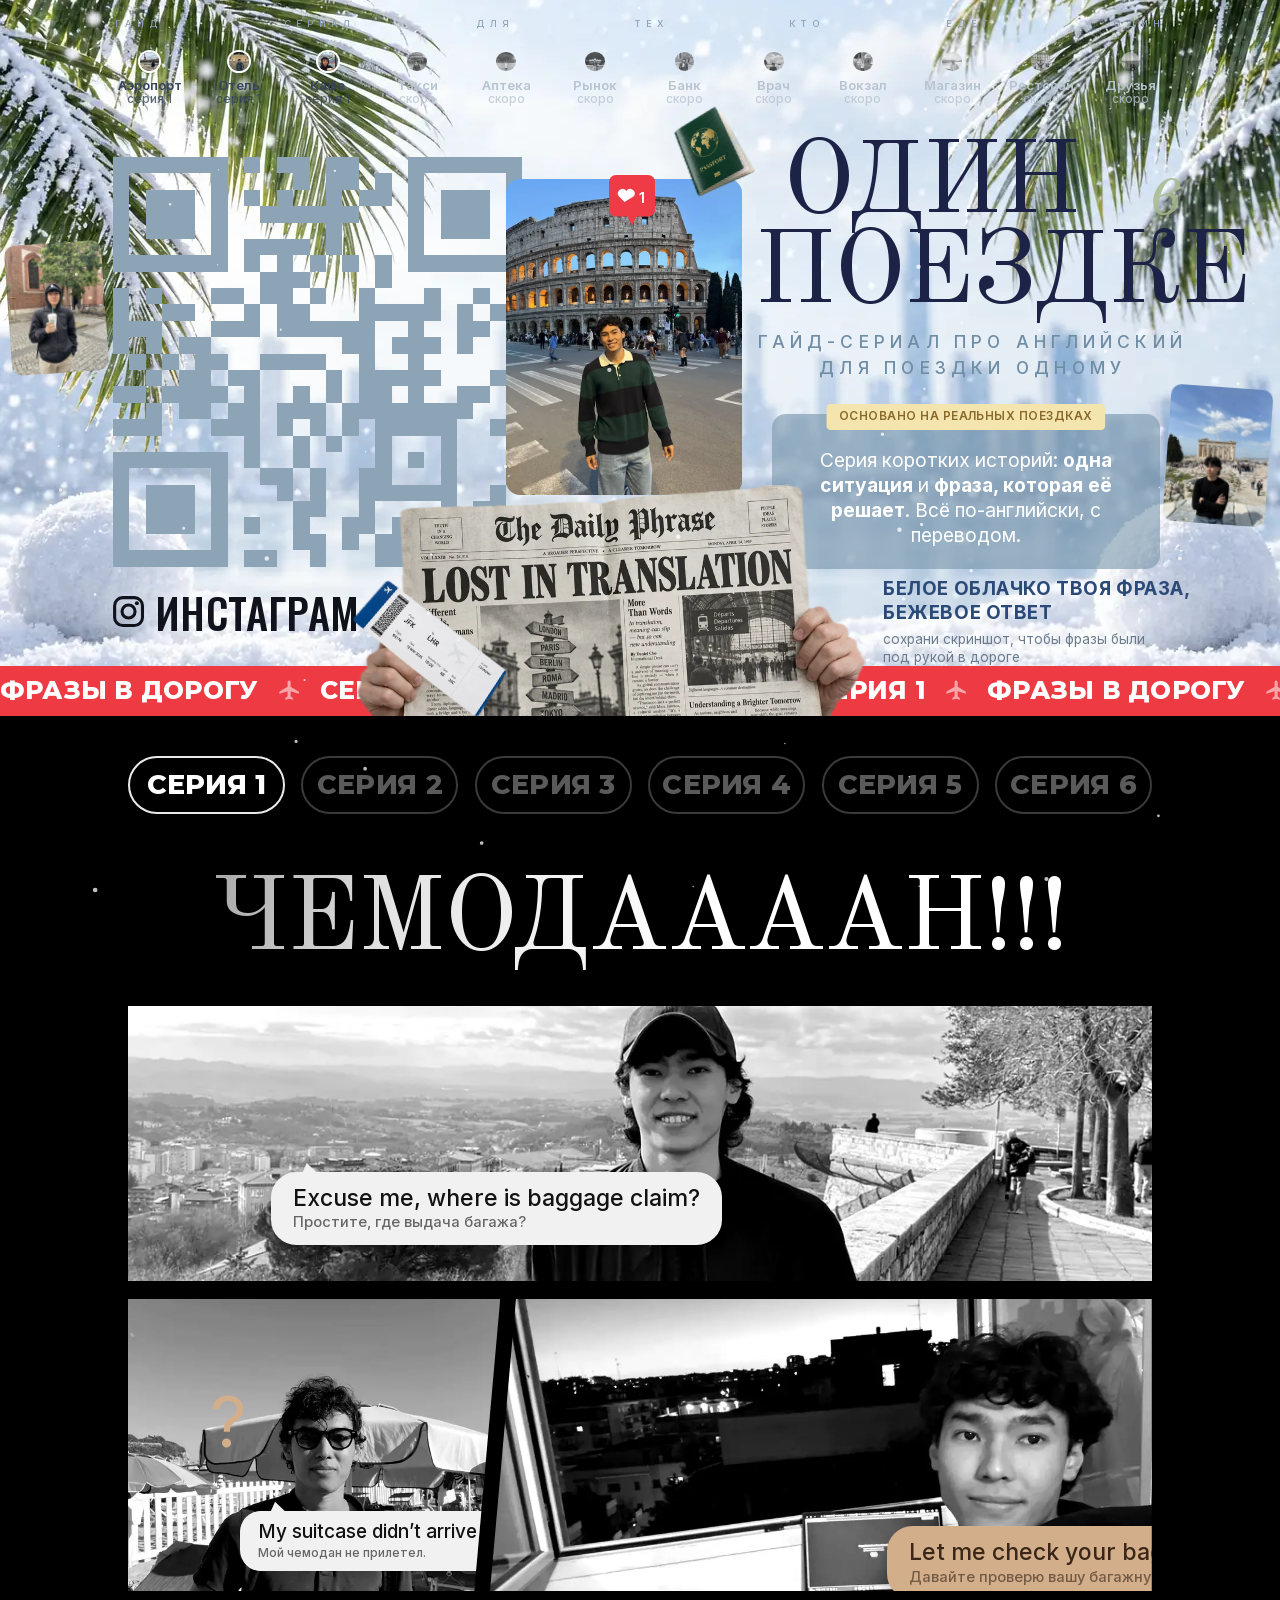
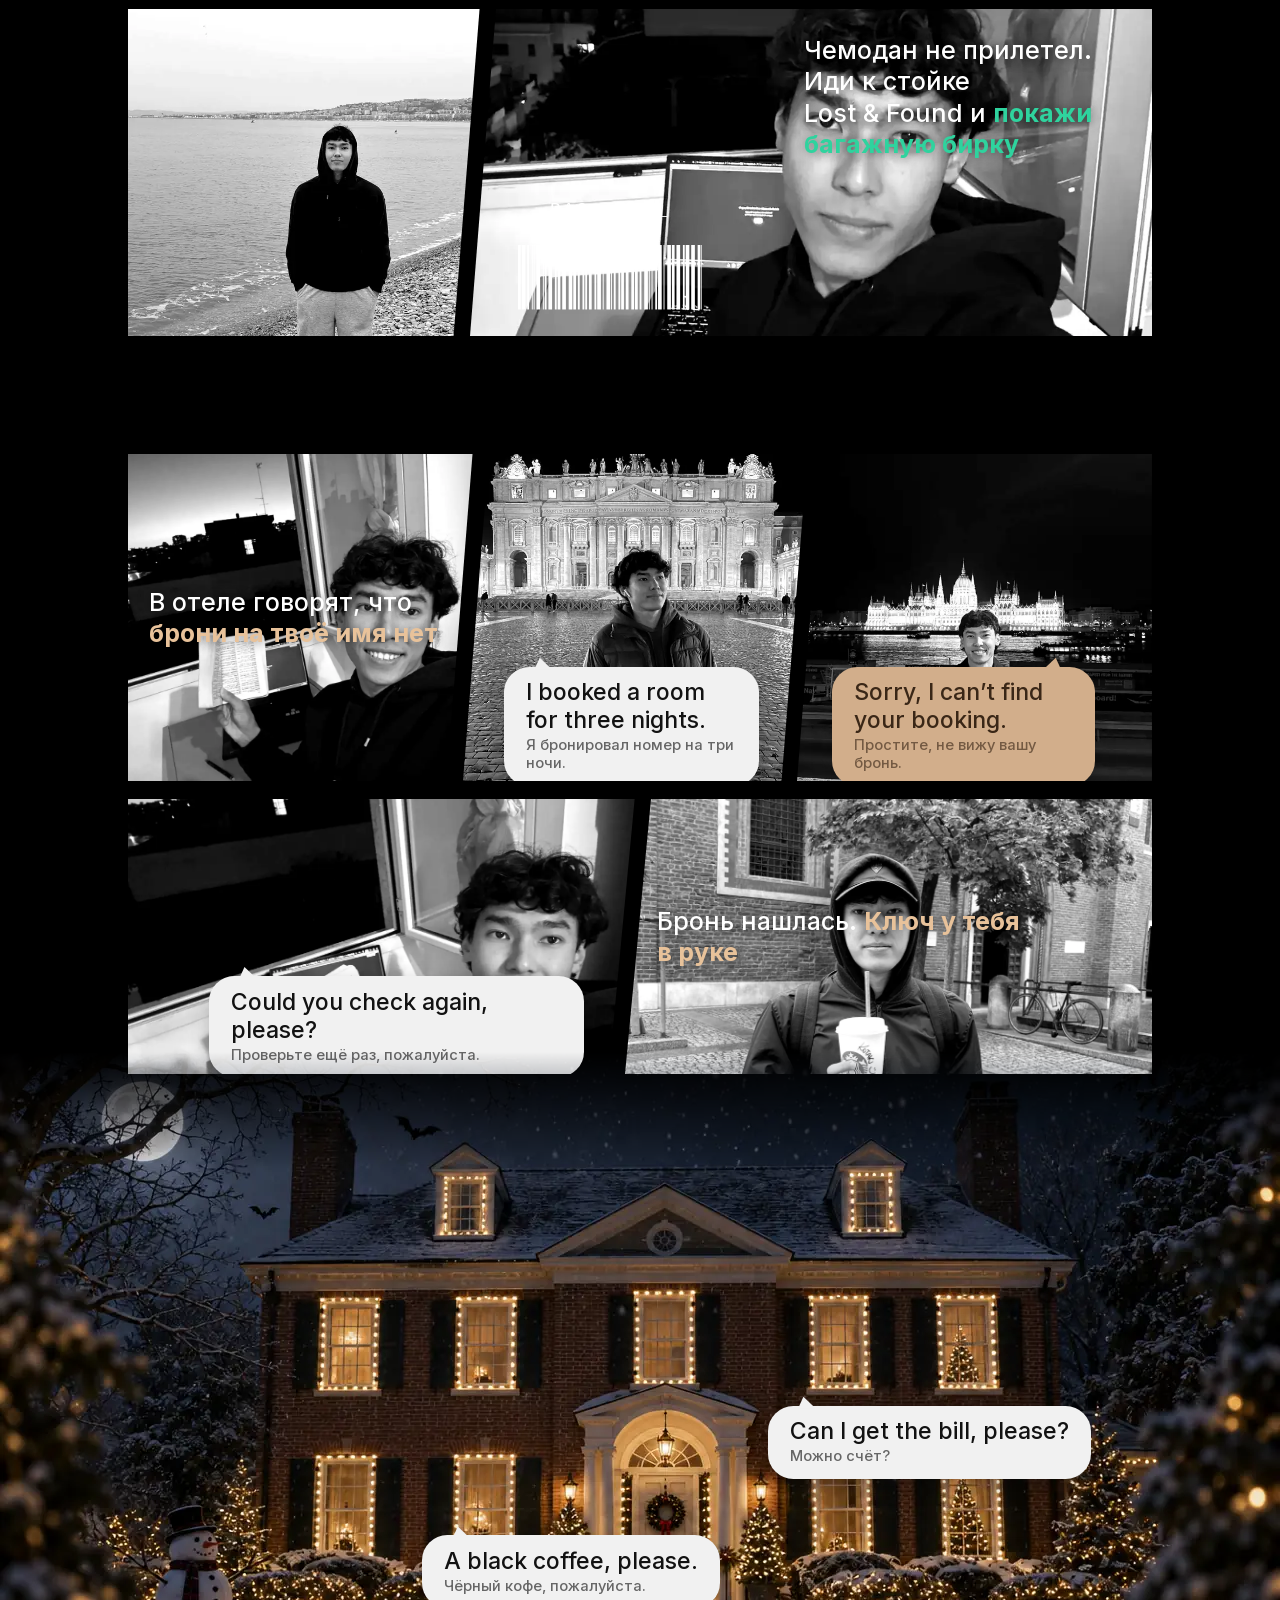
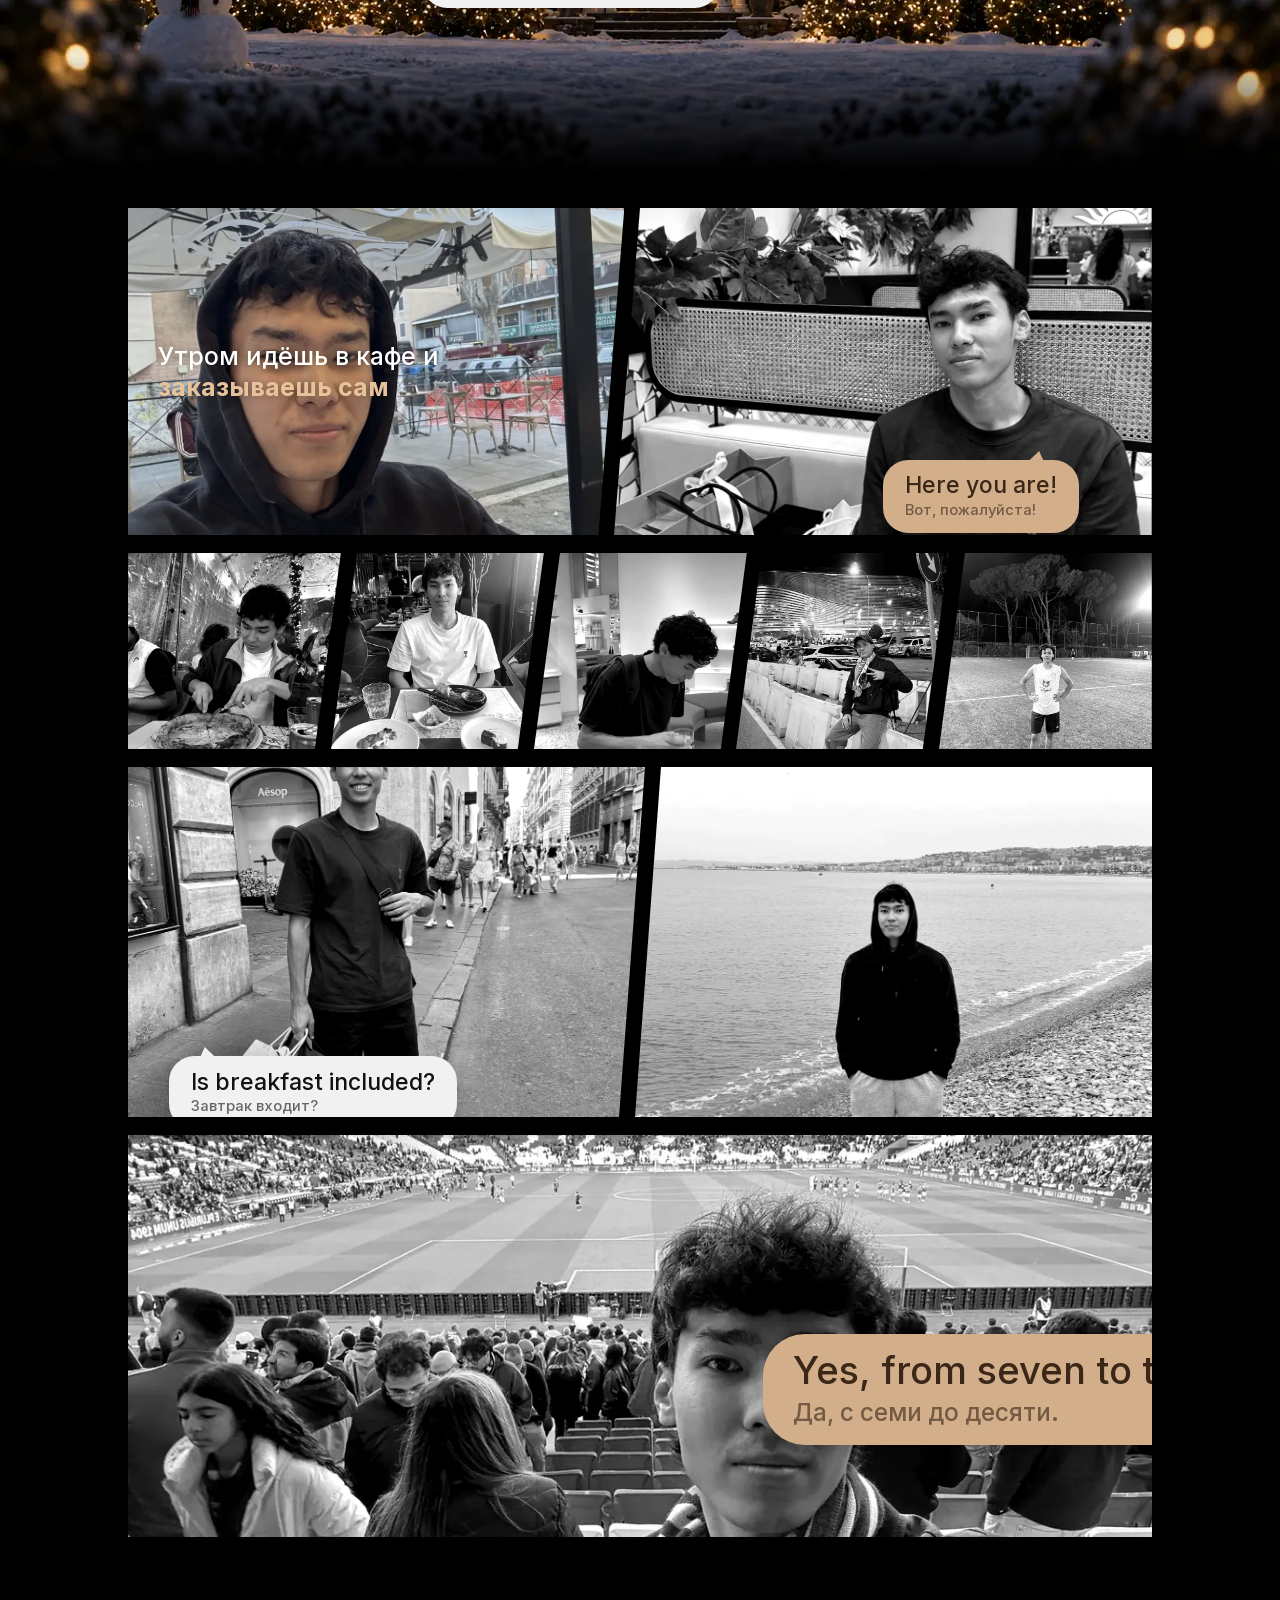
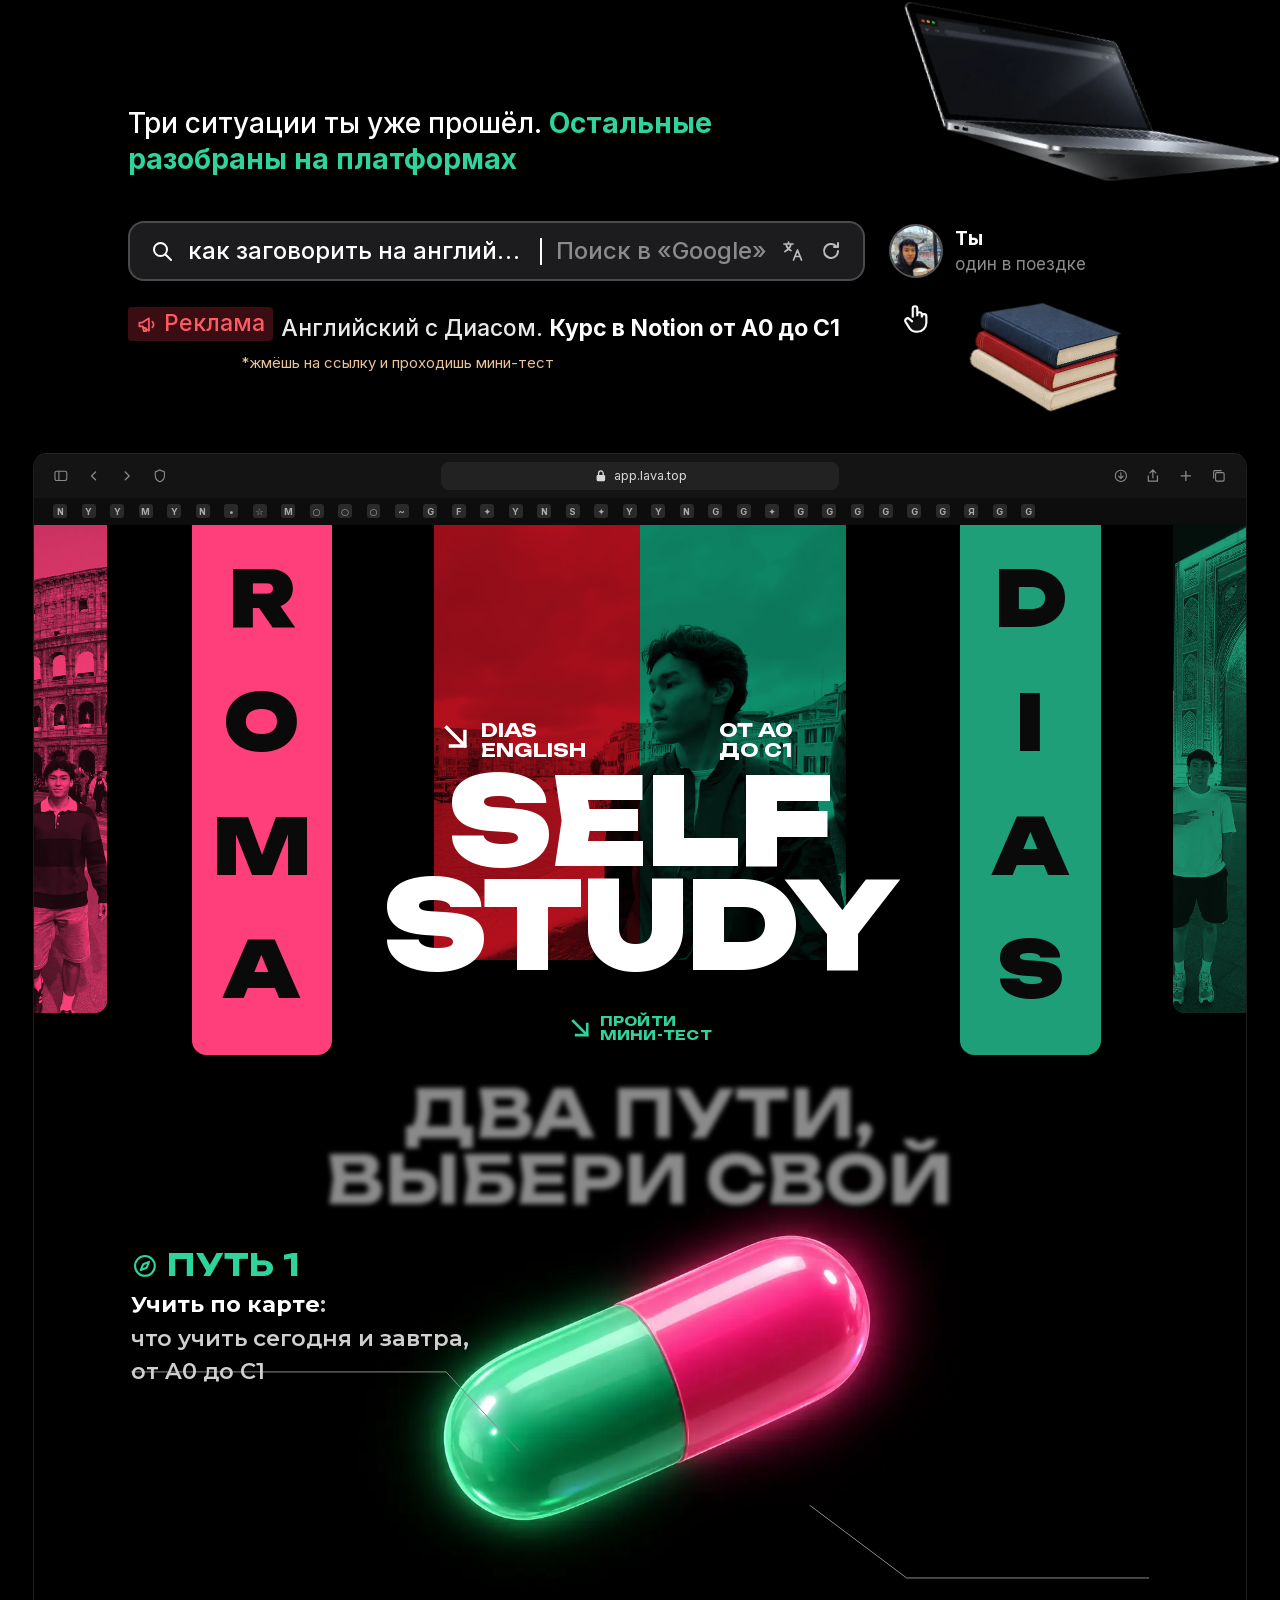
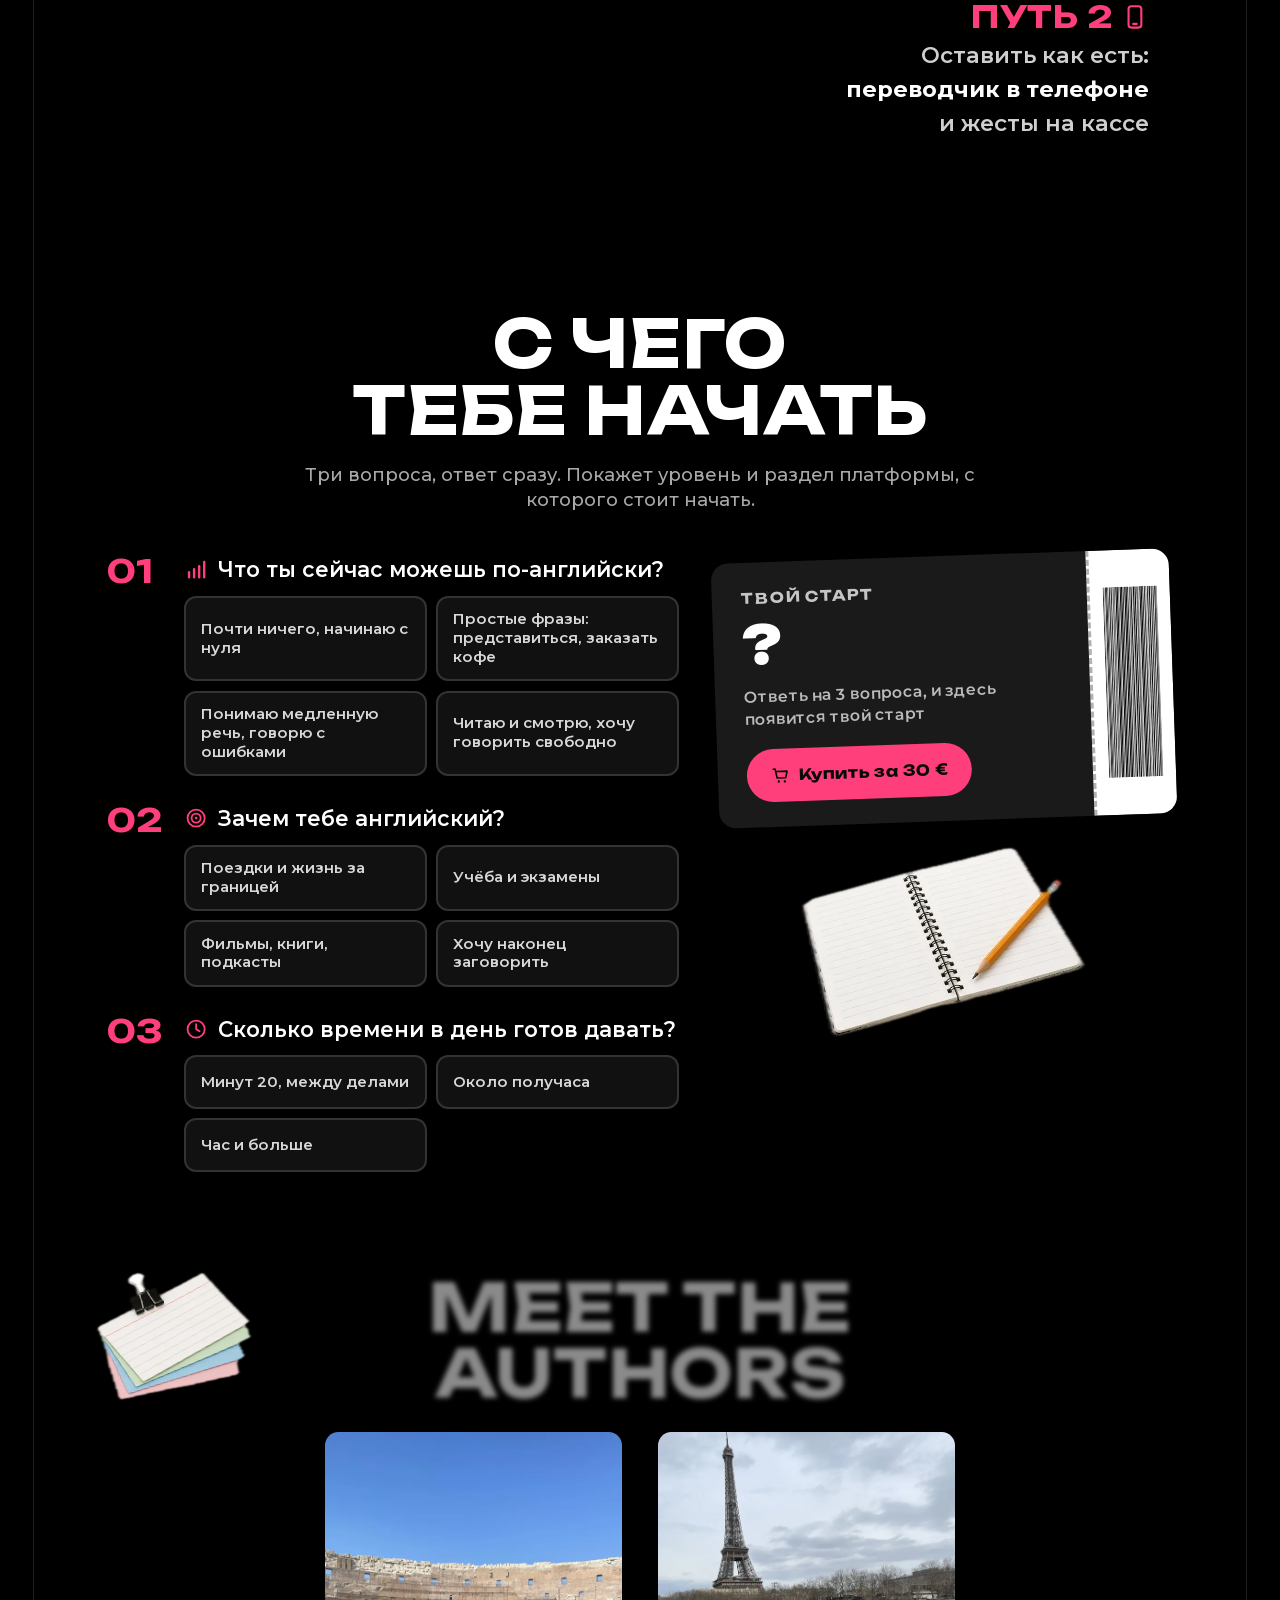
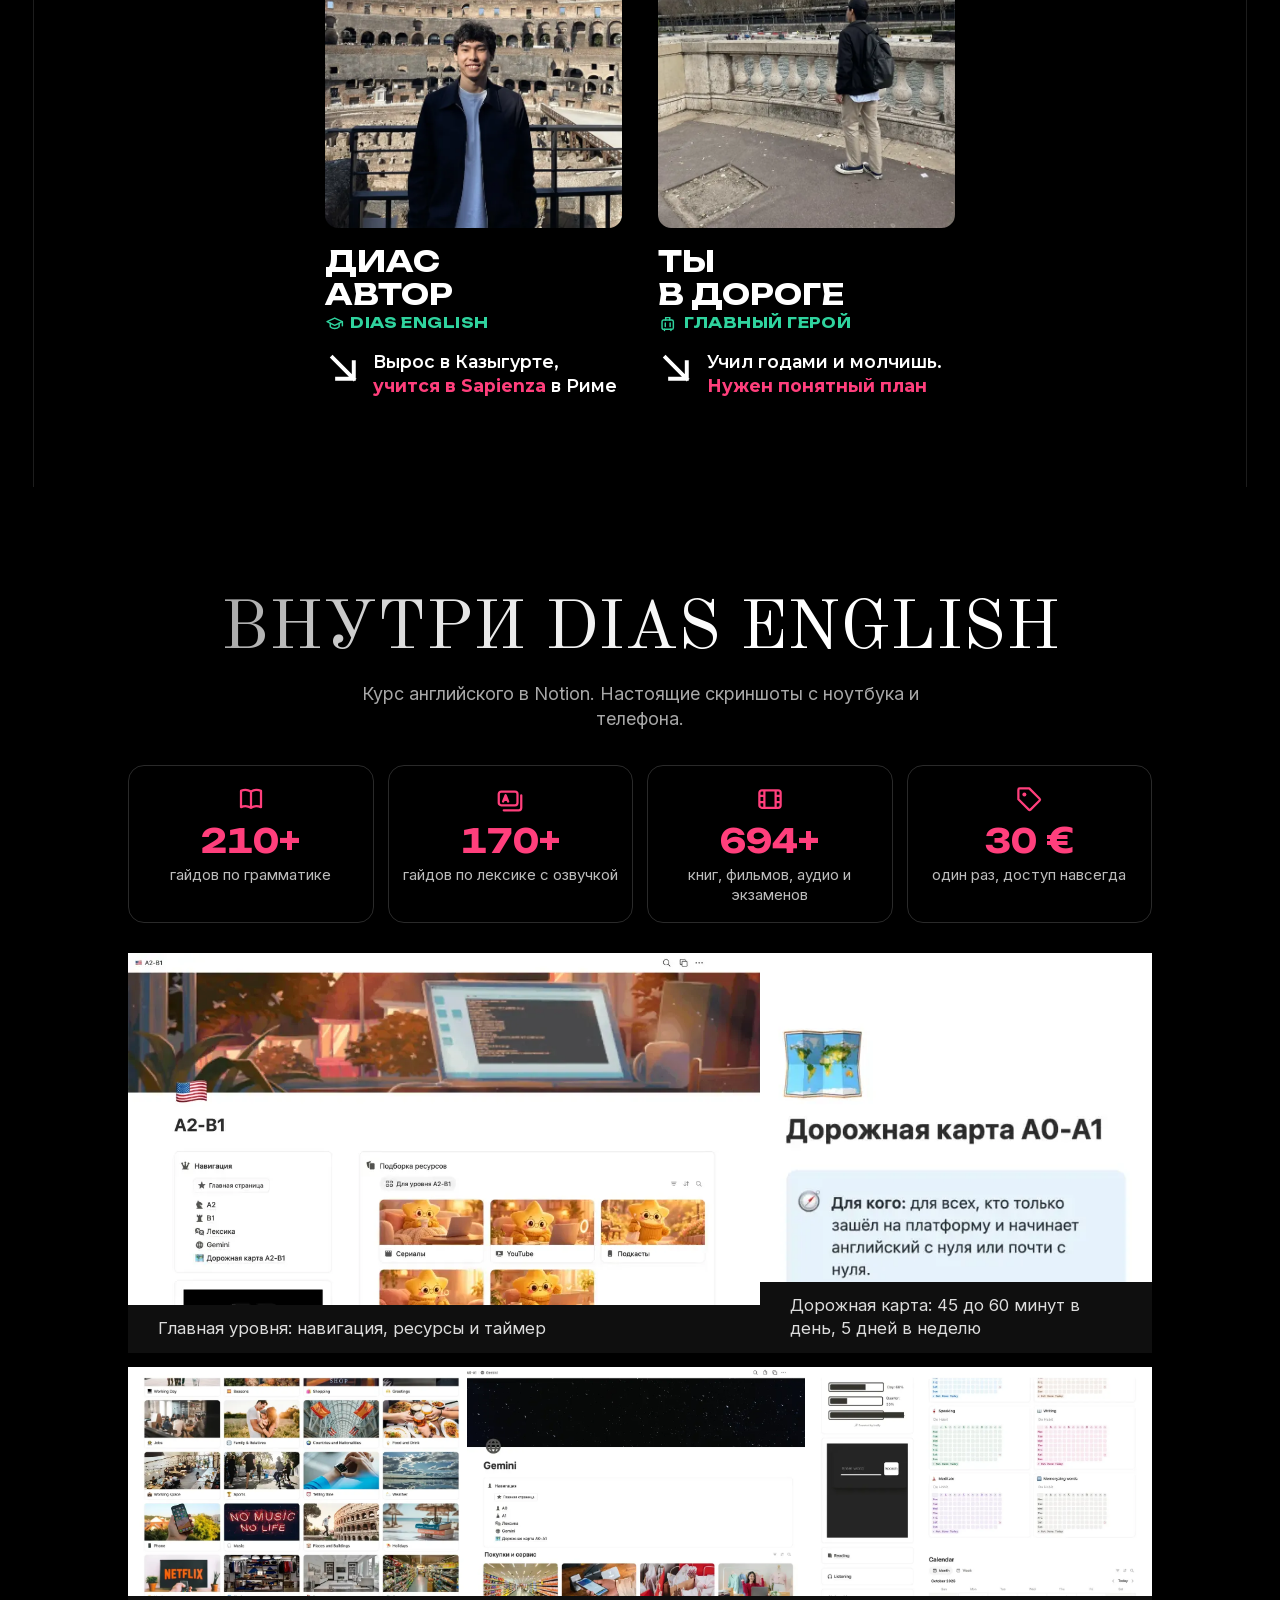
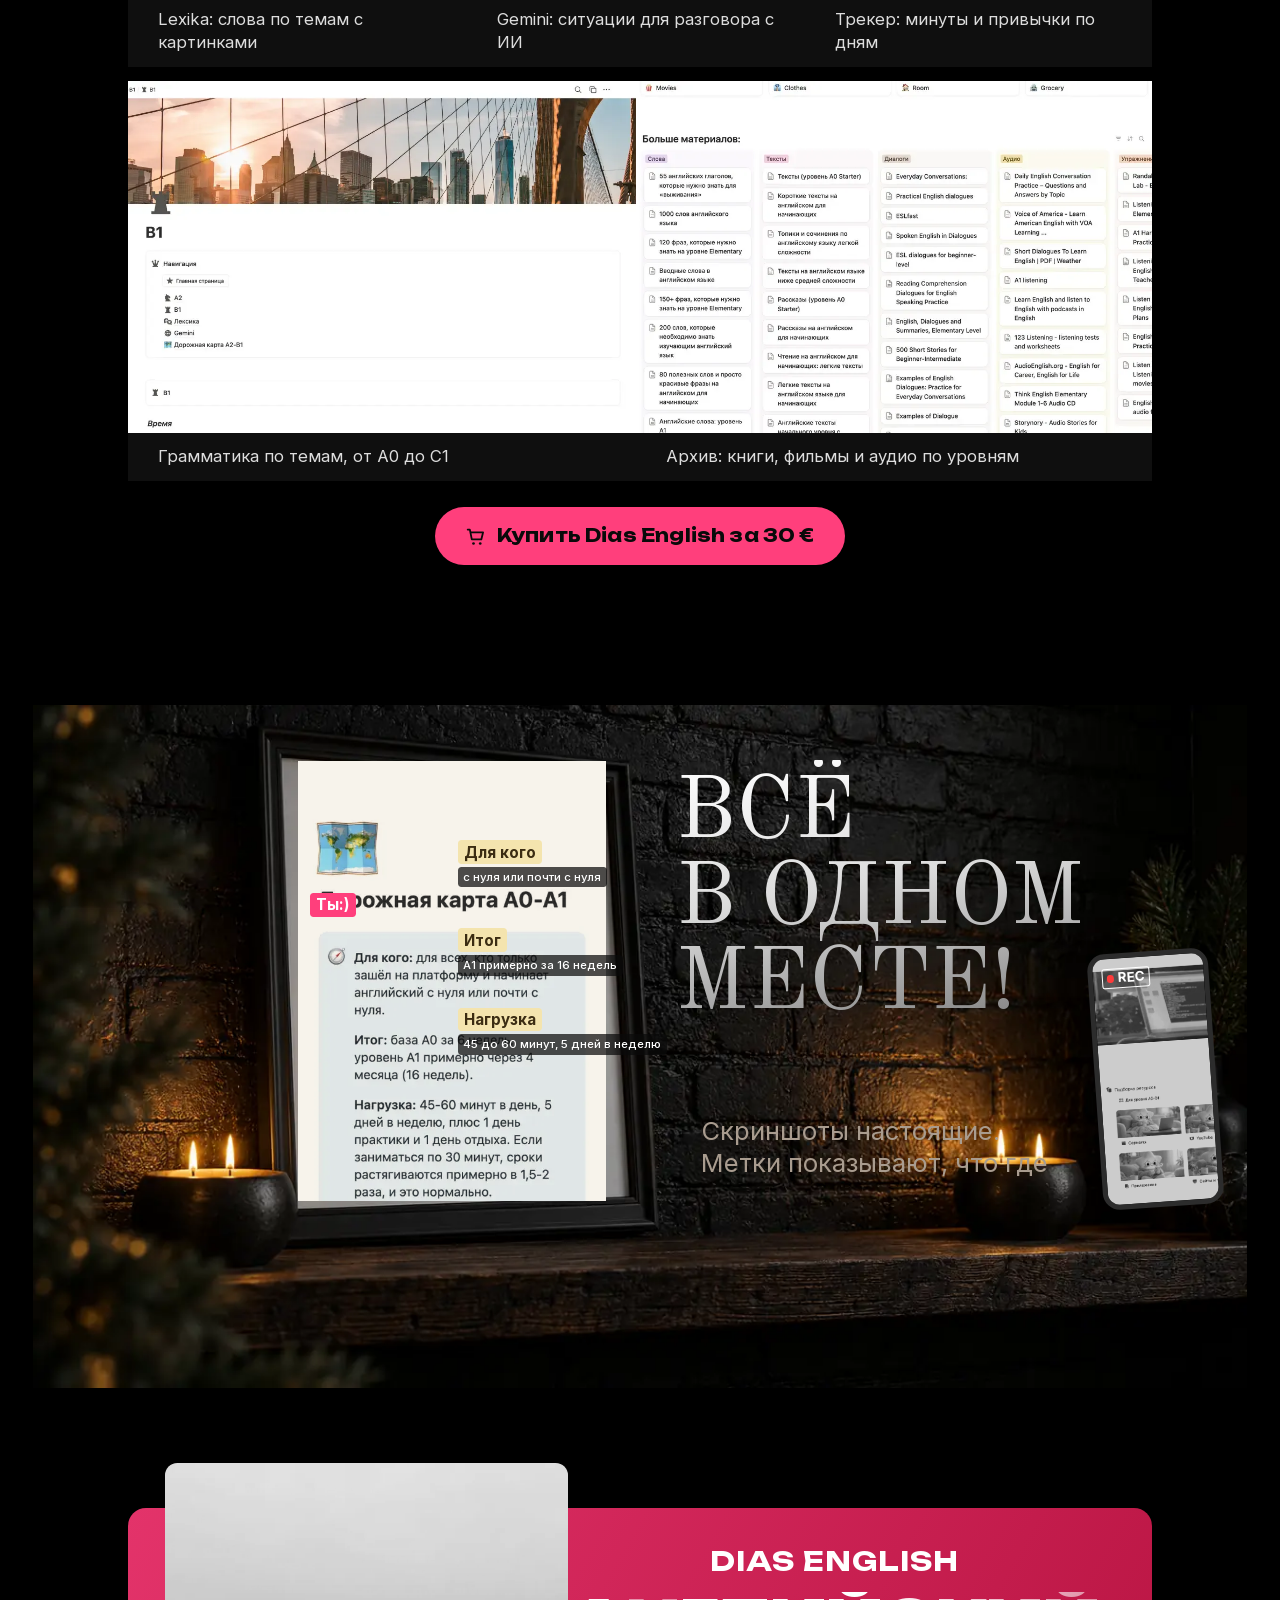
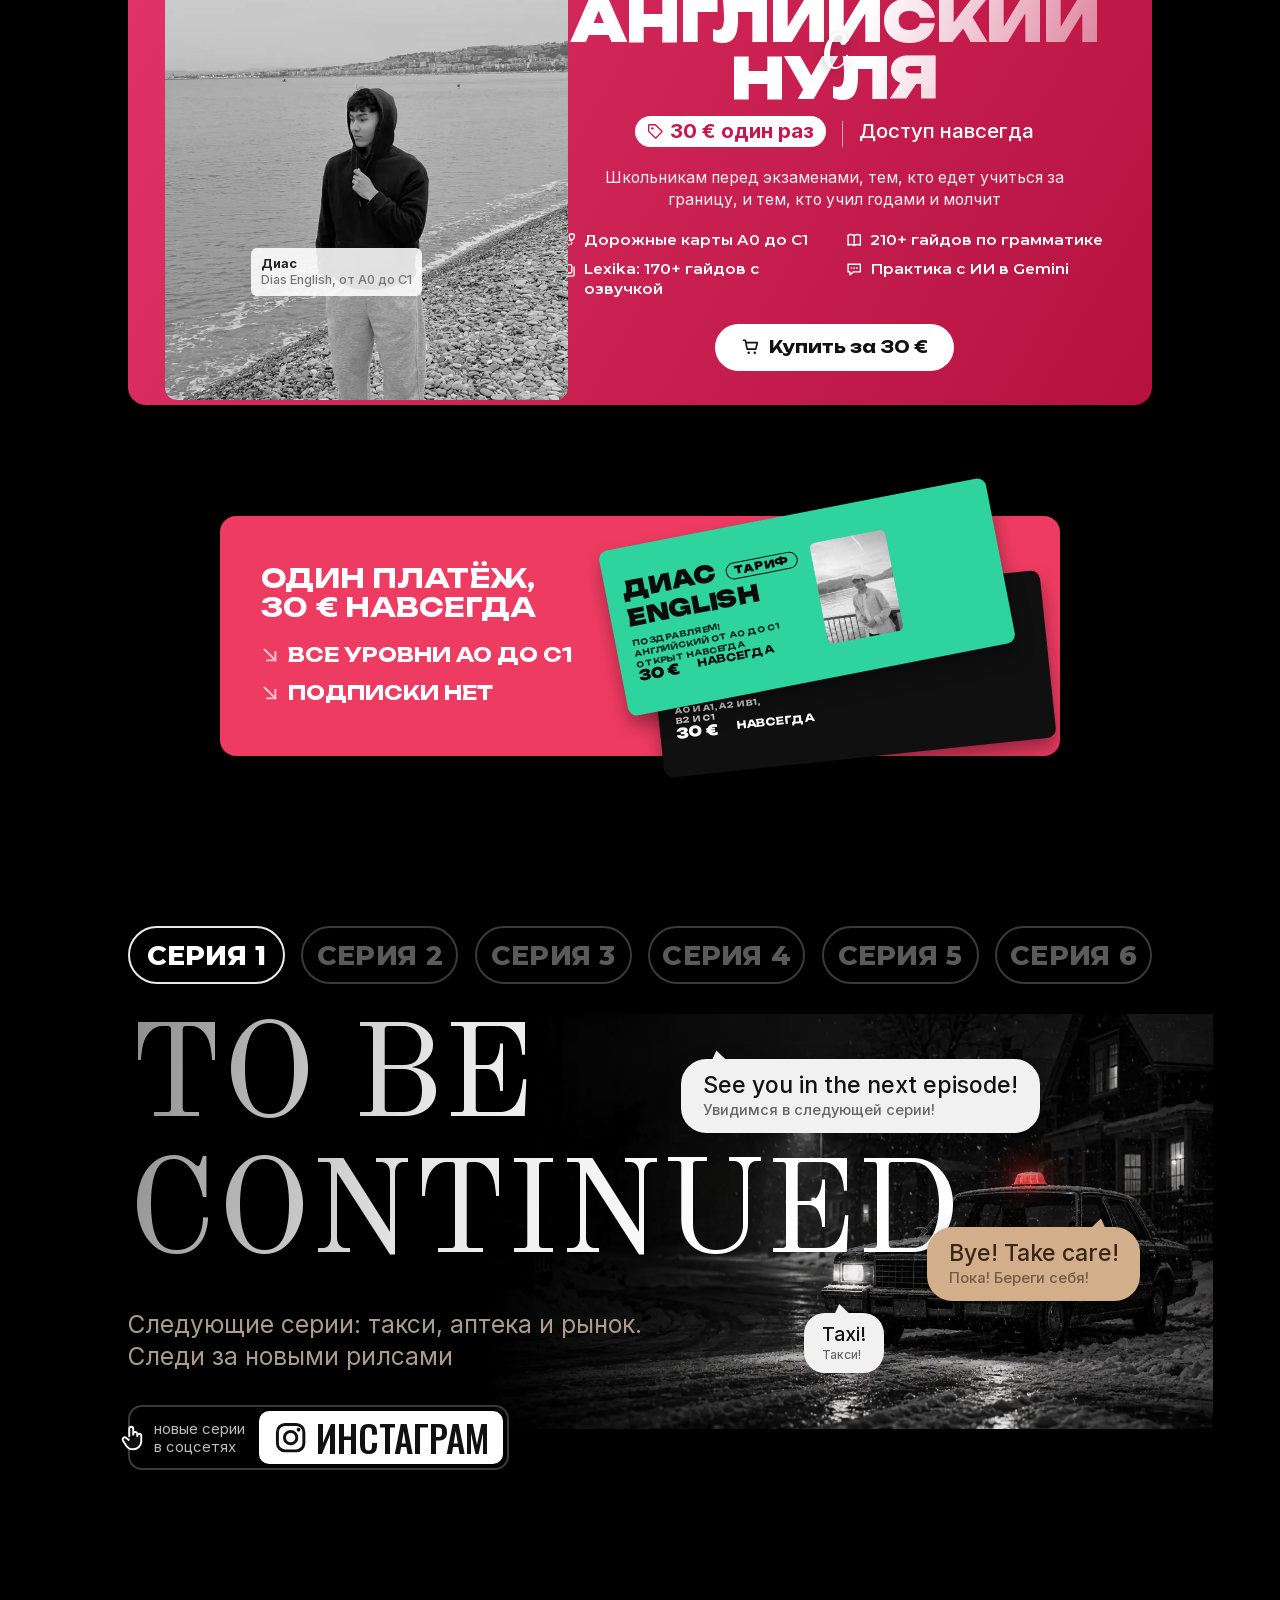
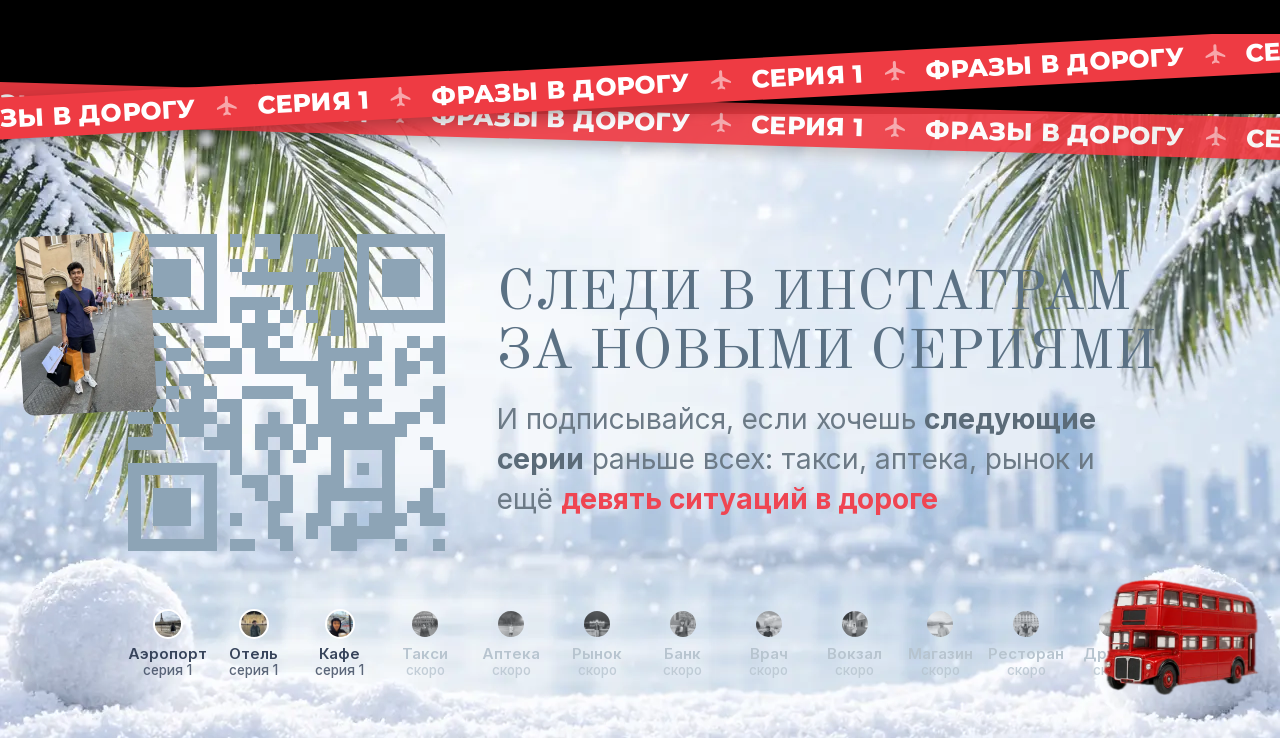
<file: lesson/index.html>
<!doctype html>
<html lang="ru"><head><meta charset="utf-8"><title>Один в поездке</title>
<meta http-equiv="refresh" content="0; url=../en/"><link rel="canonical" href="../en/">
<script>location.replace("../en/" + location.hash);</script></head>
<body style="background:#000;color:#fff;font:16px sans-serif;padding:24px"><a style="color:#fff" href="../en/">Открыть страницу</a></body></html>
</file>
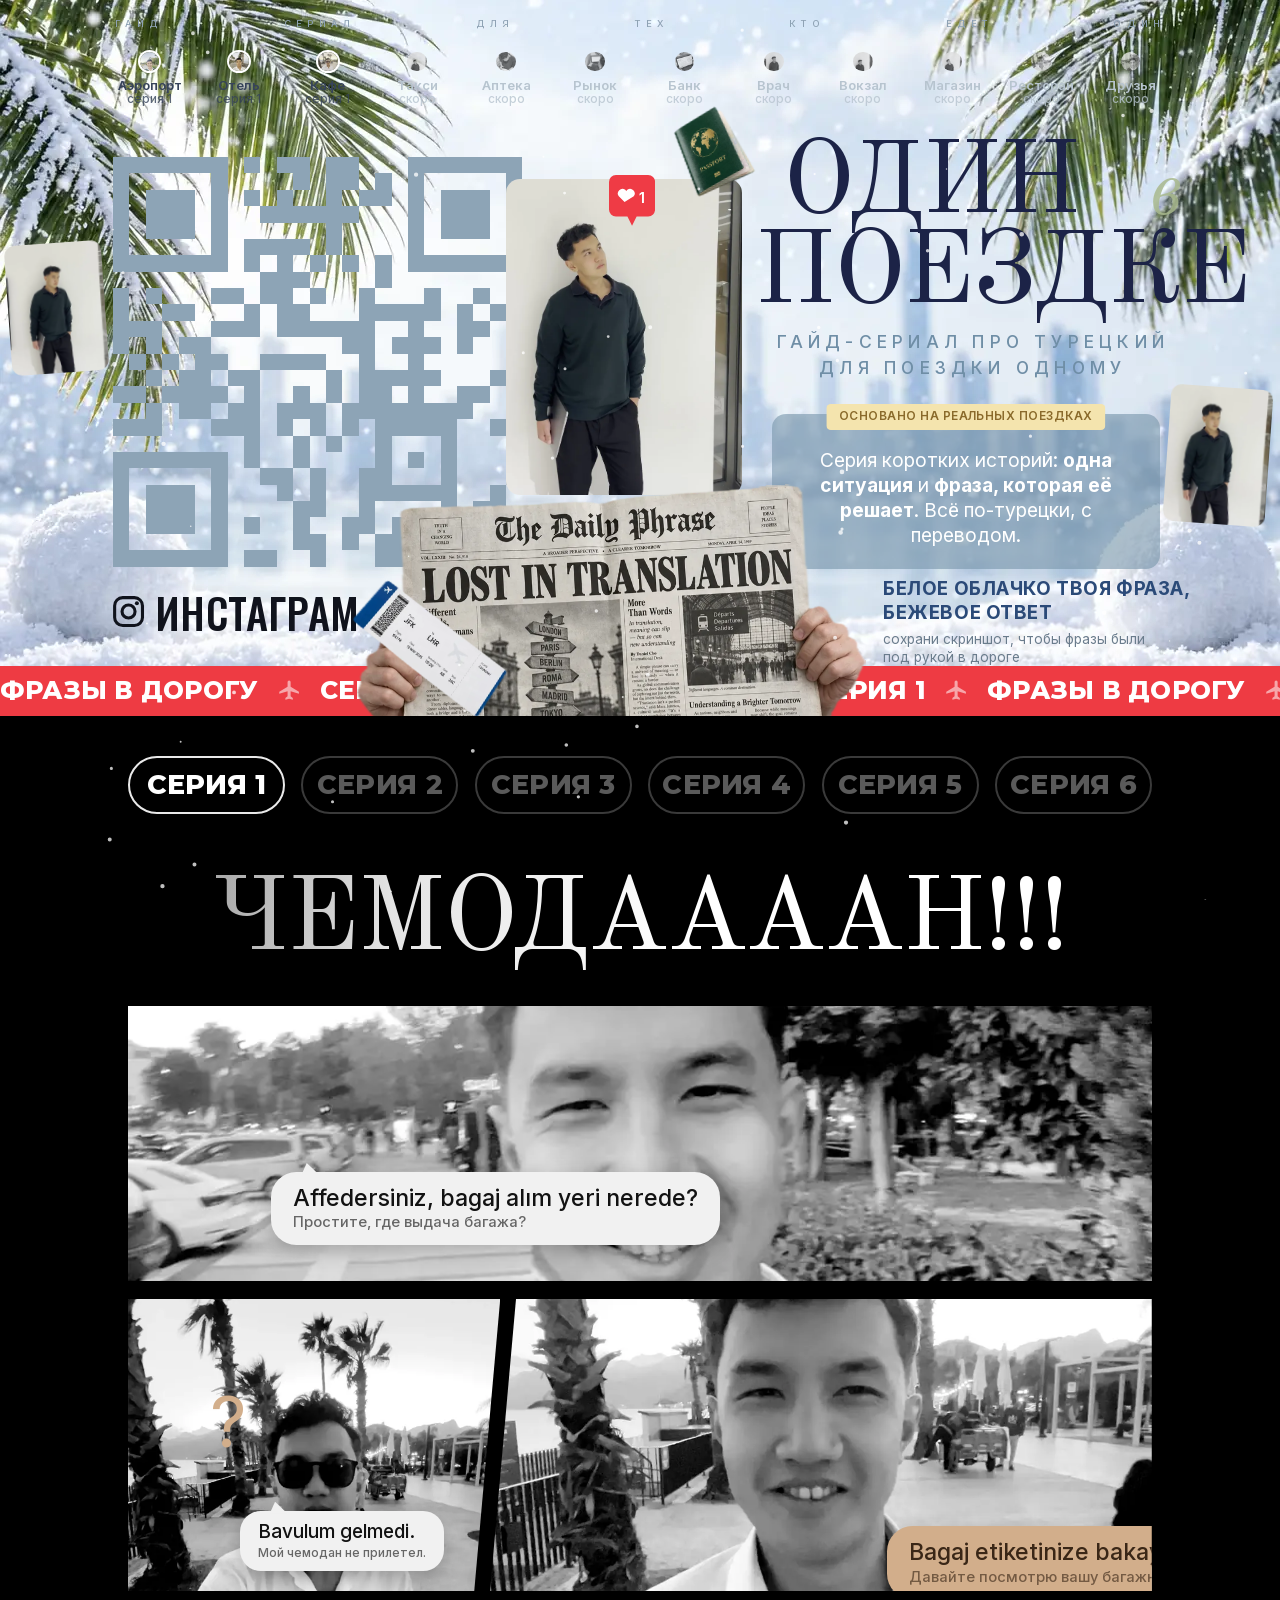
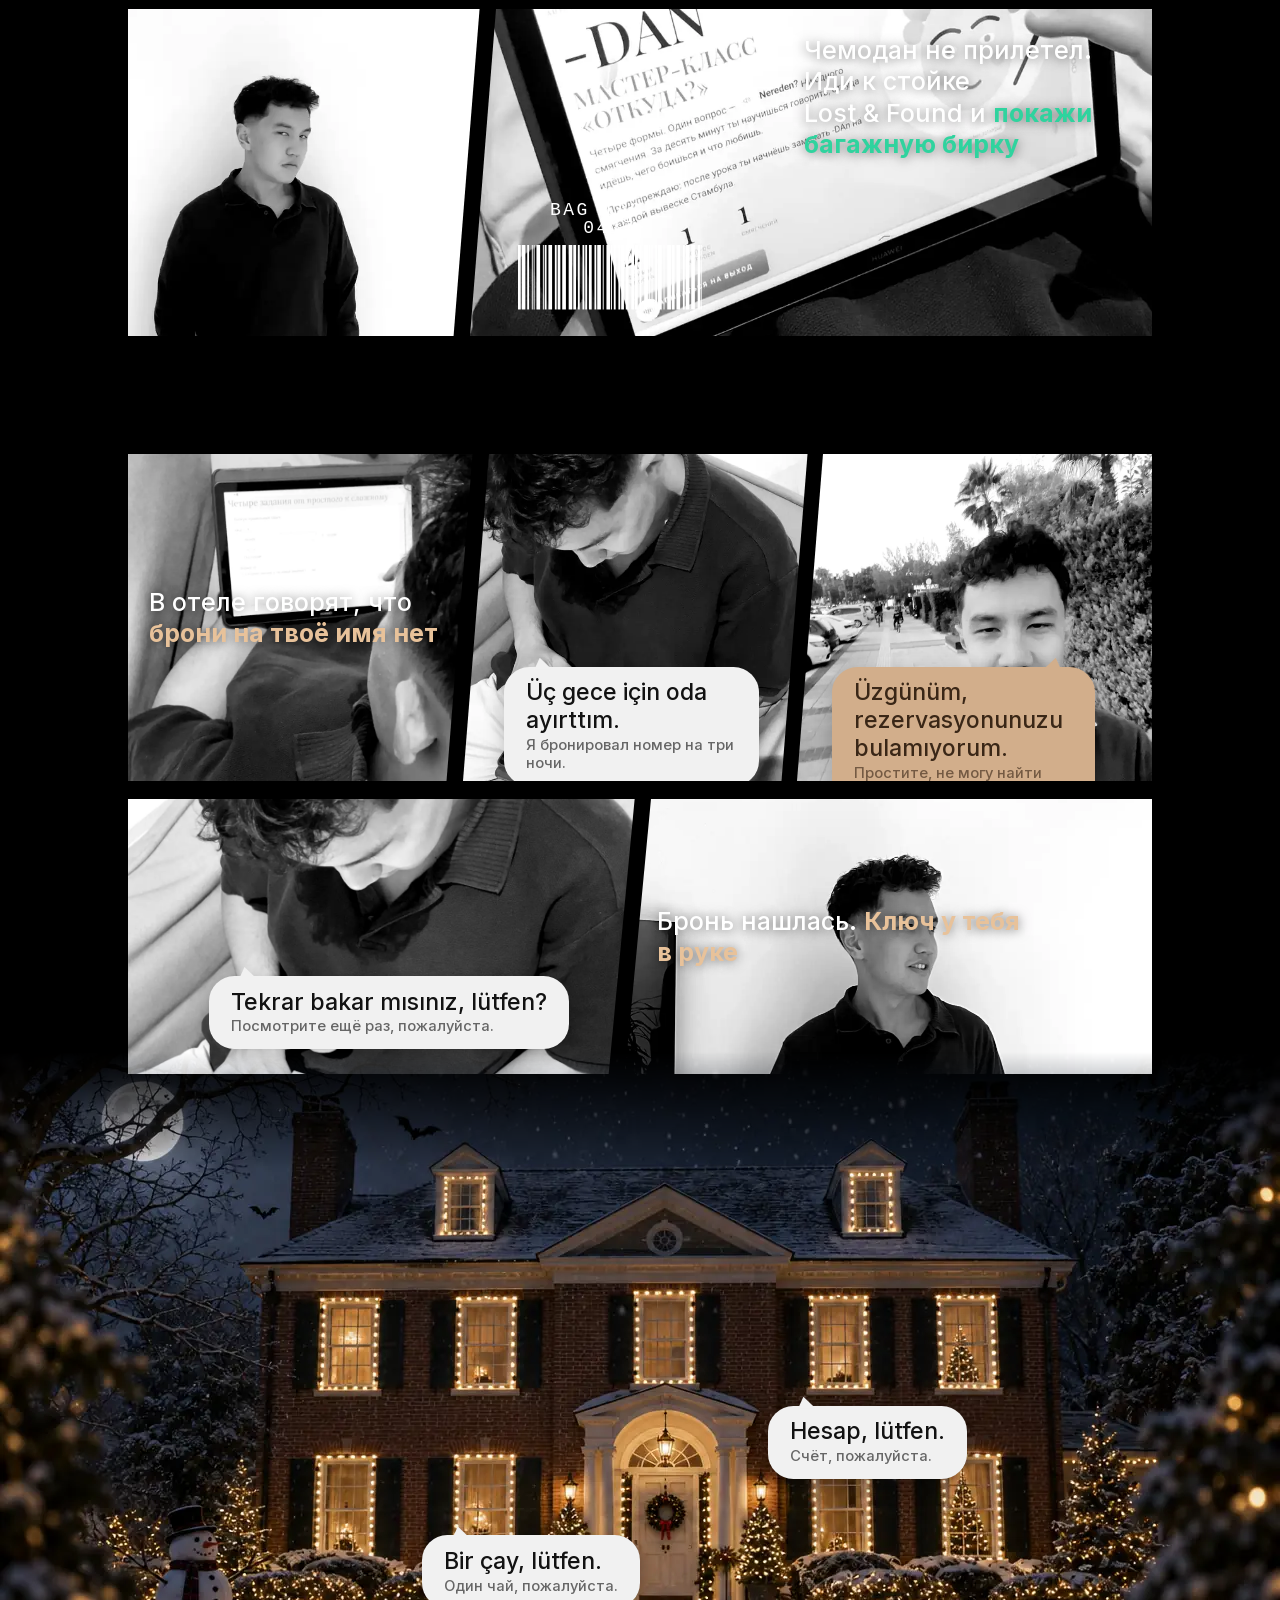
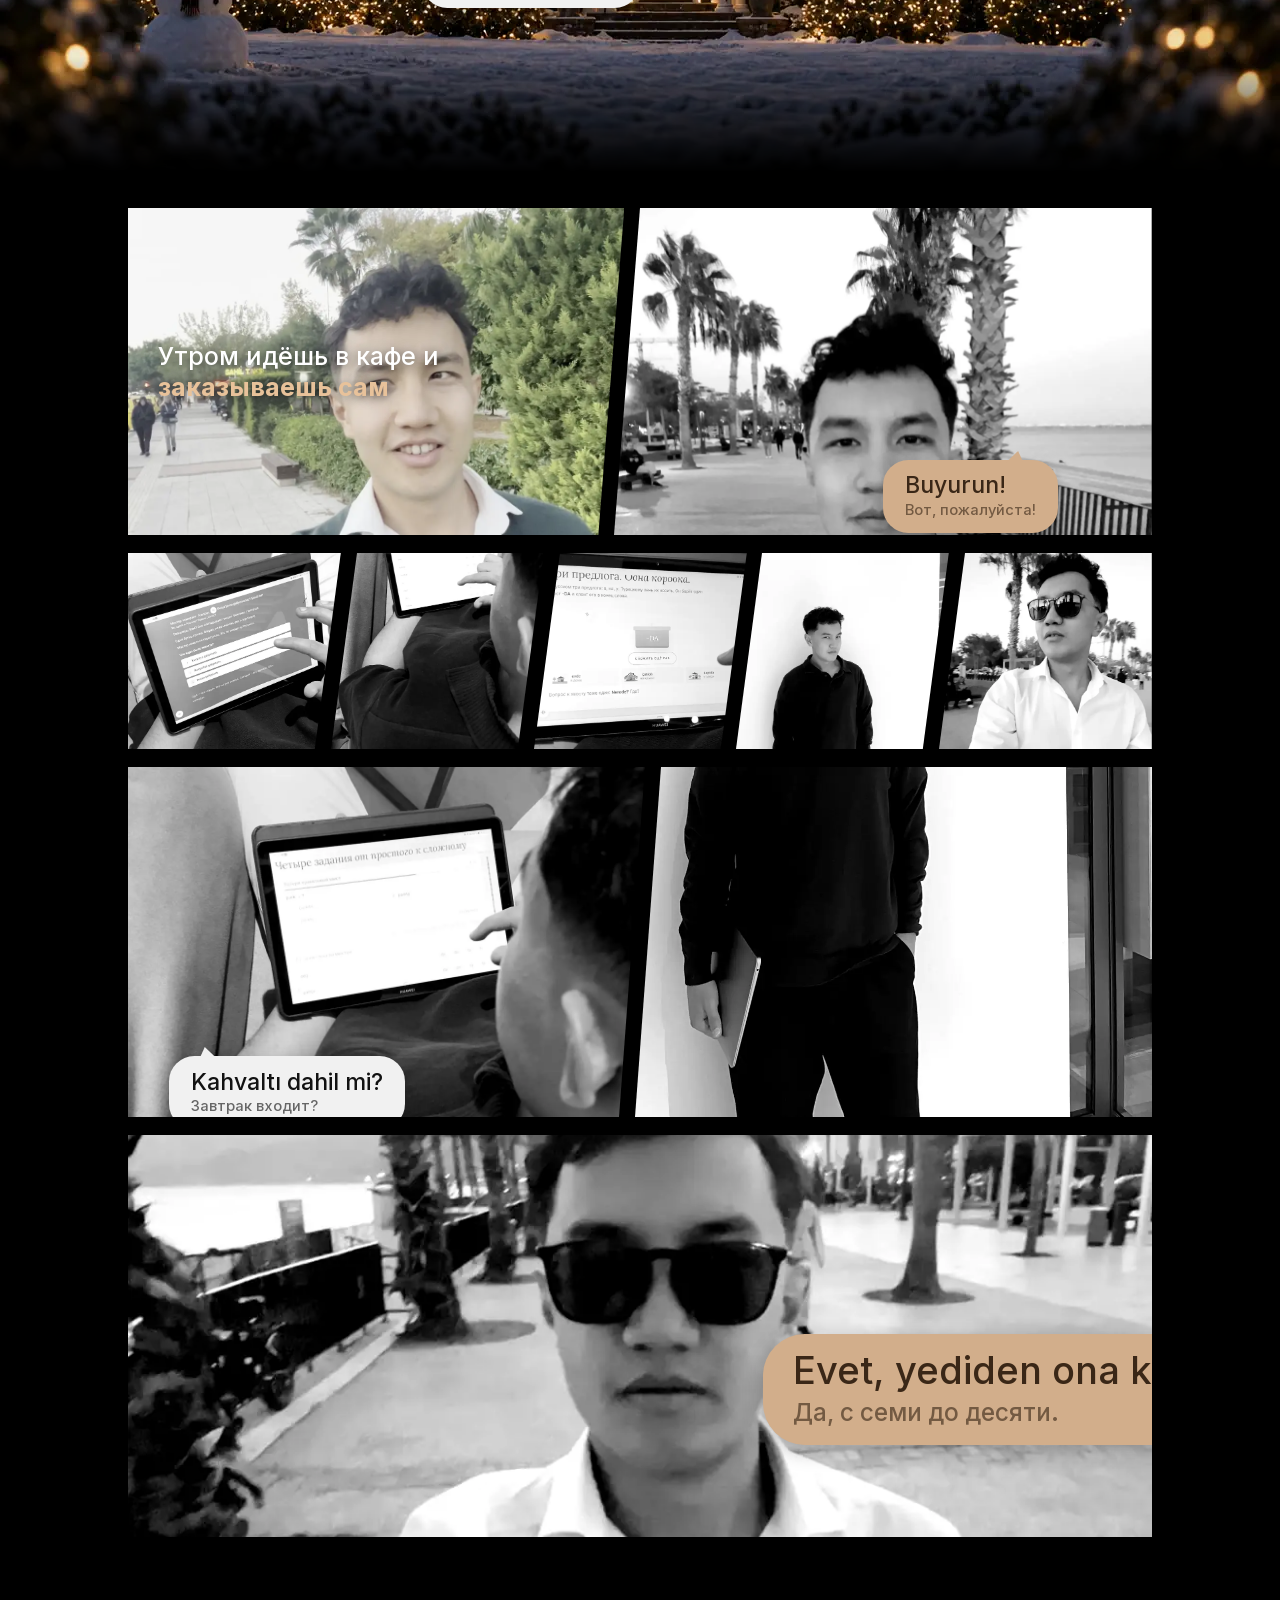
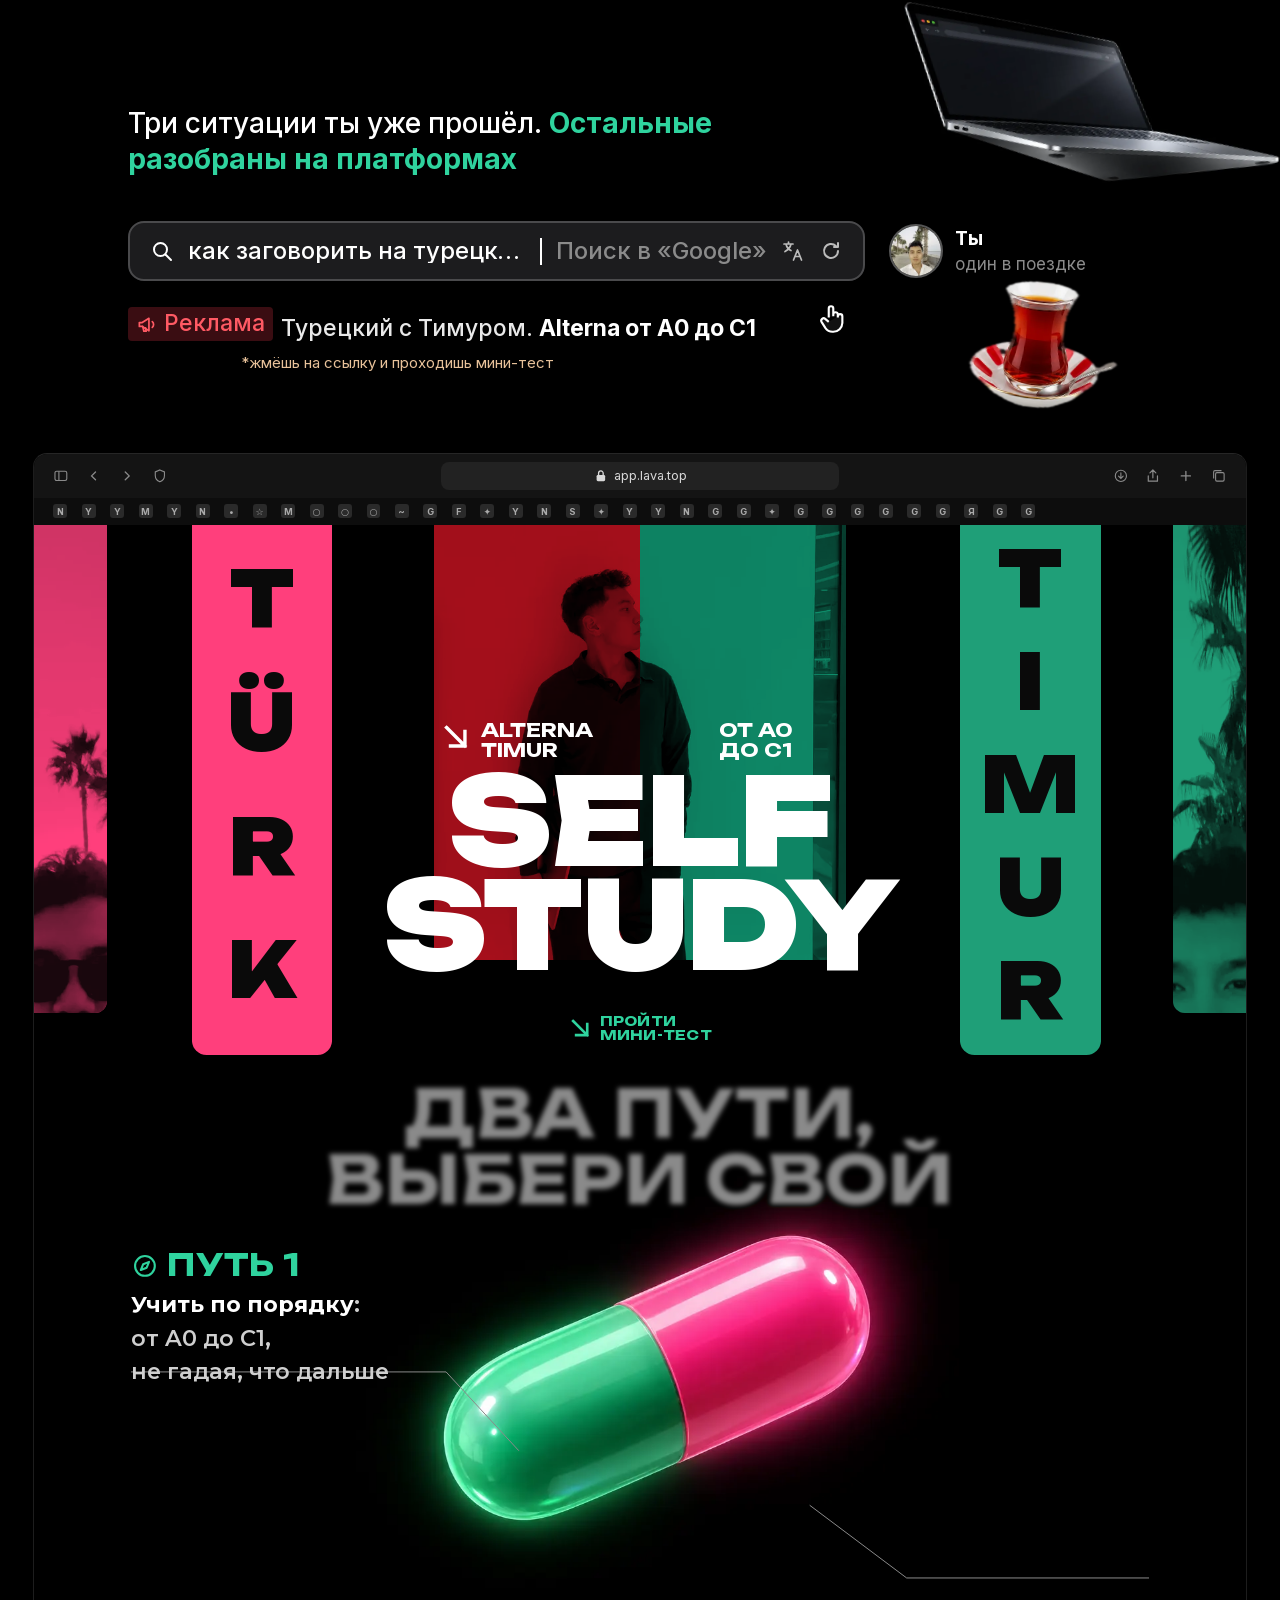
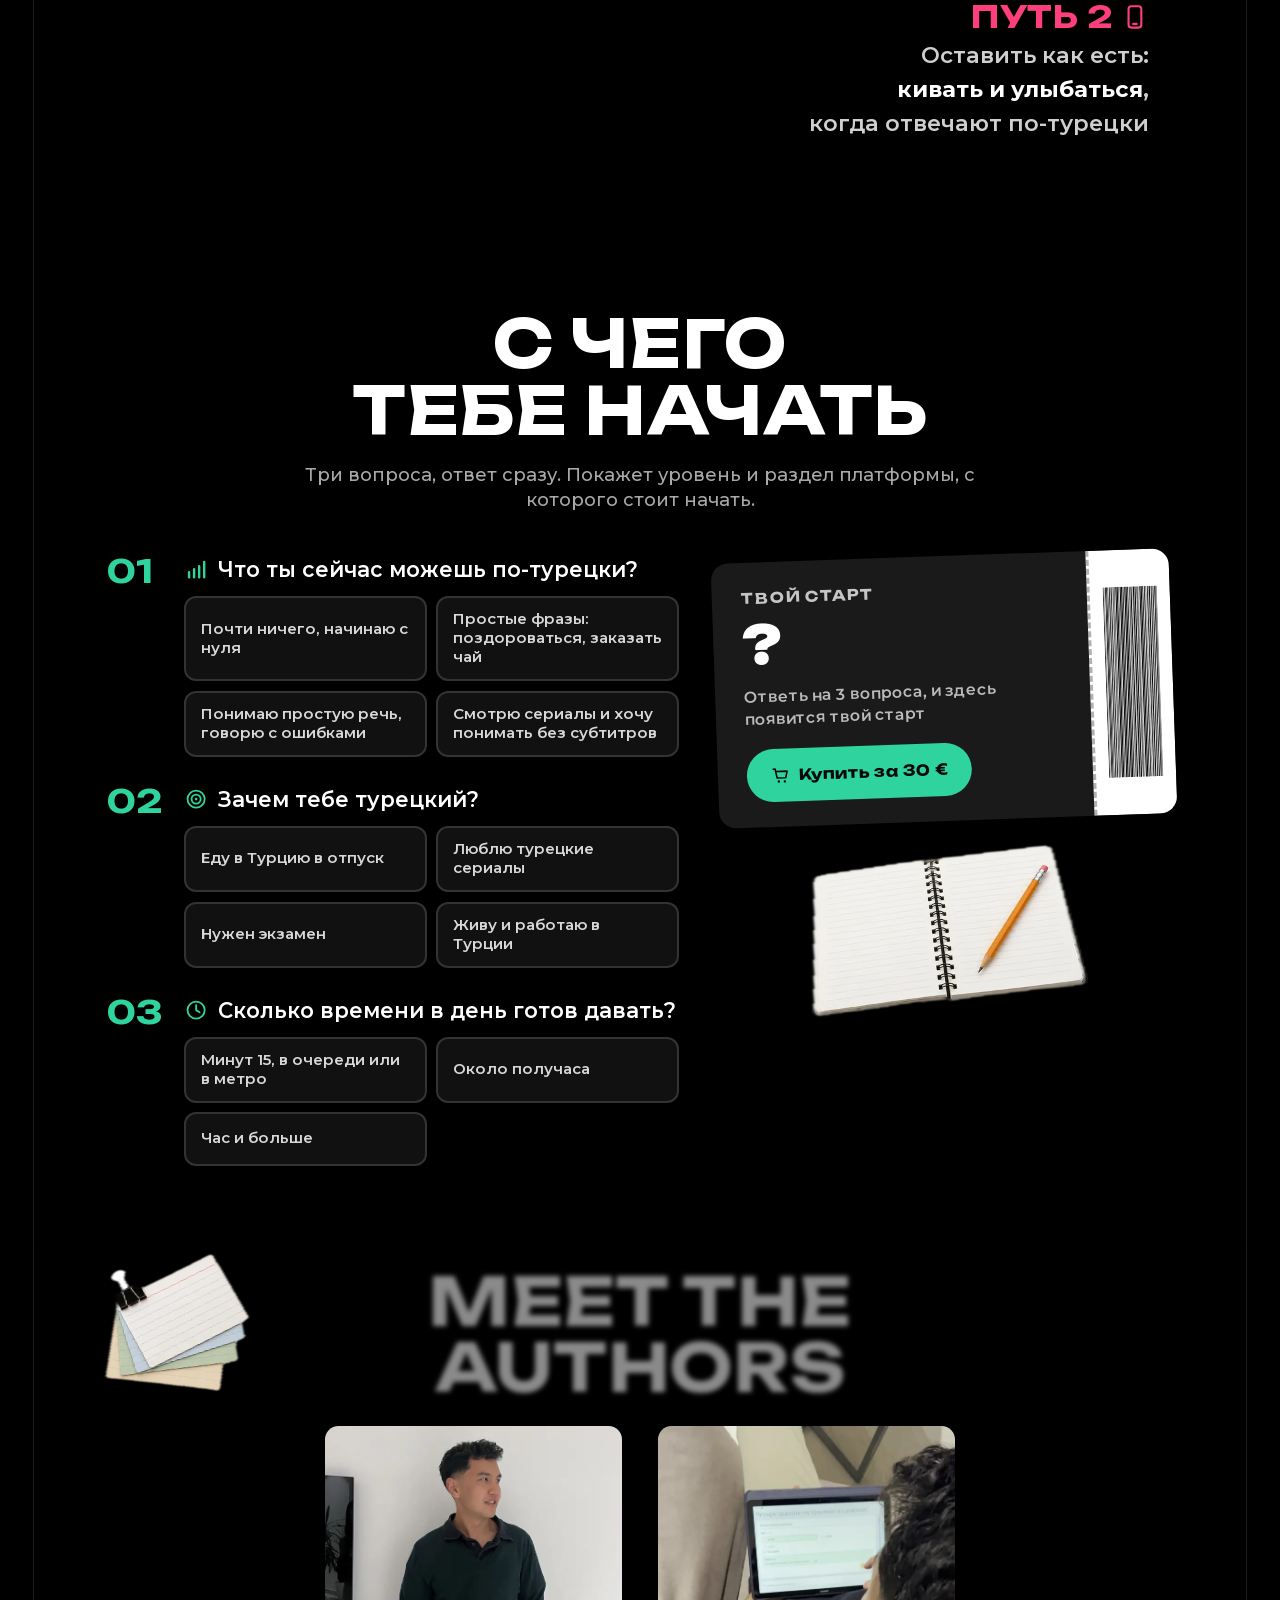
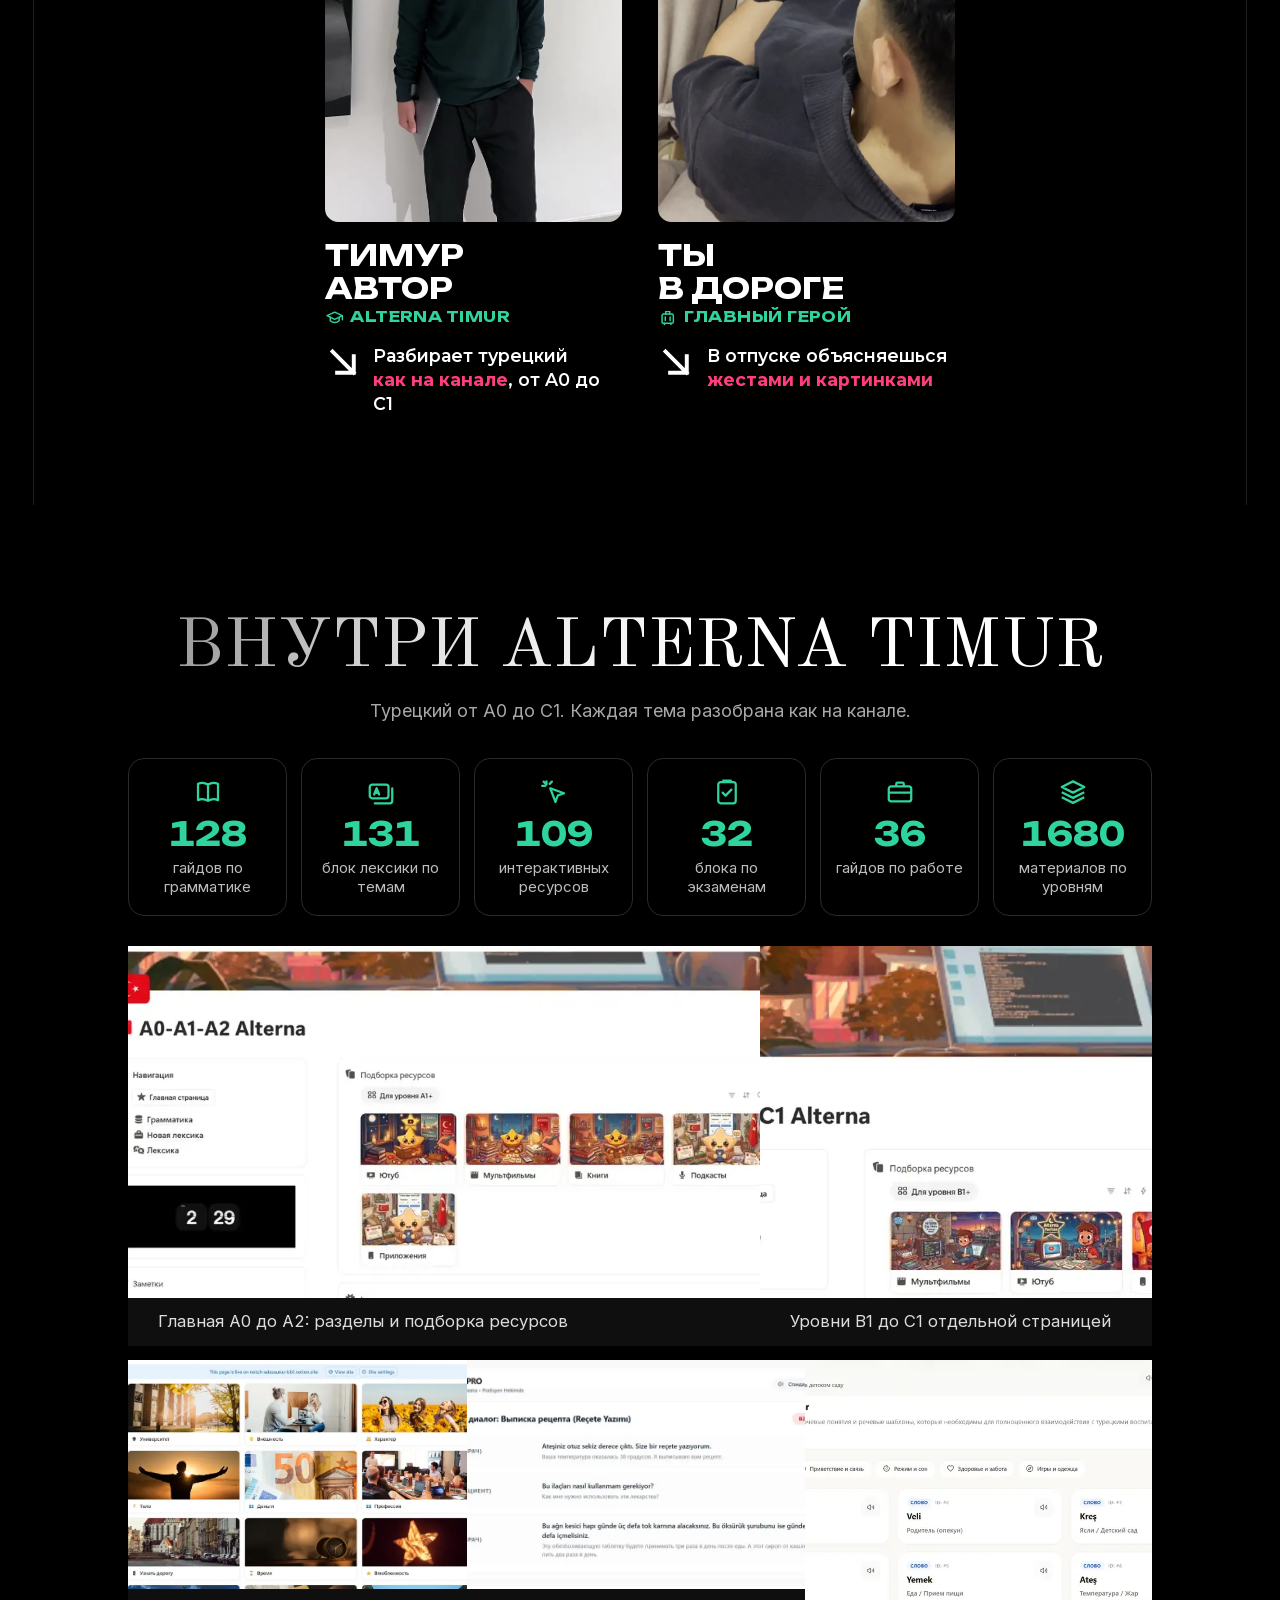
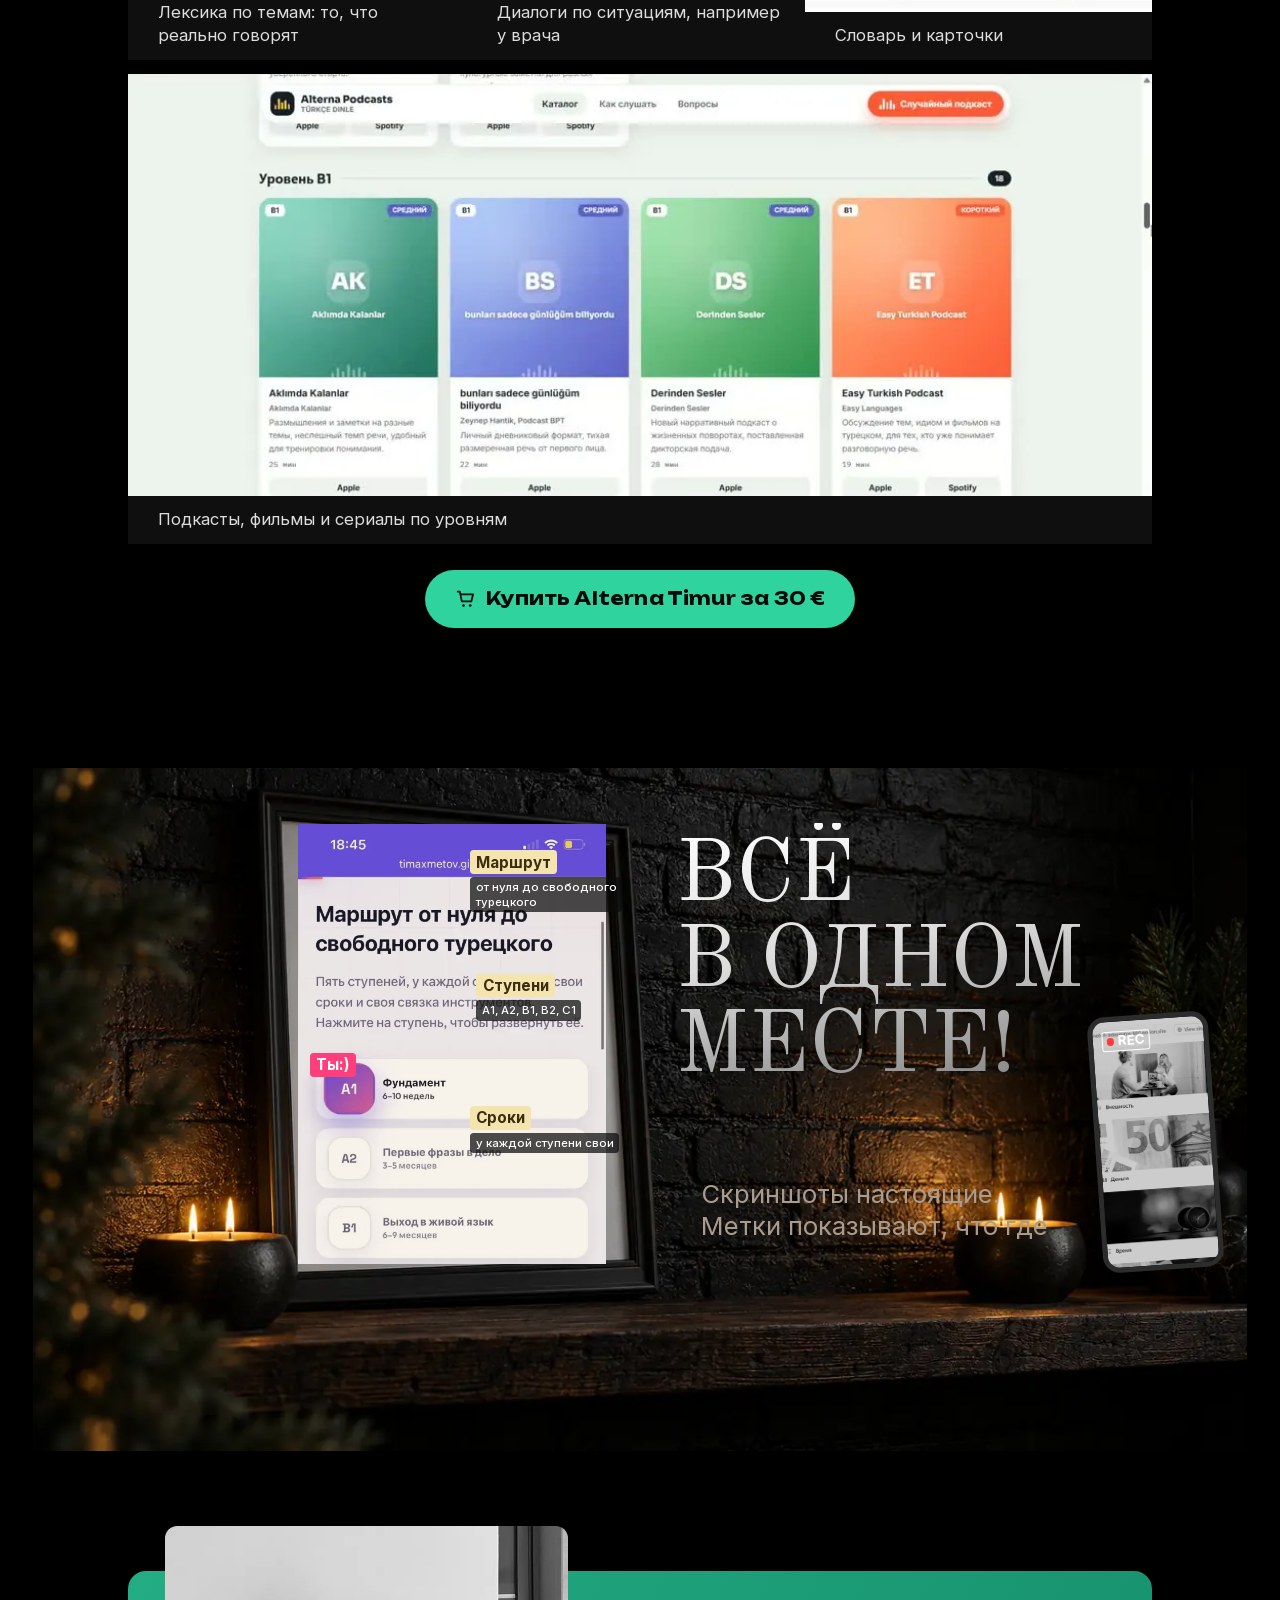
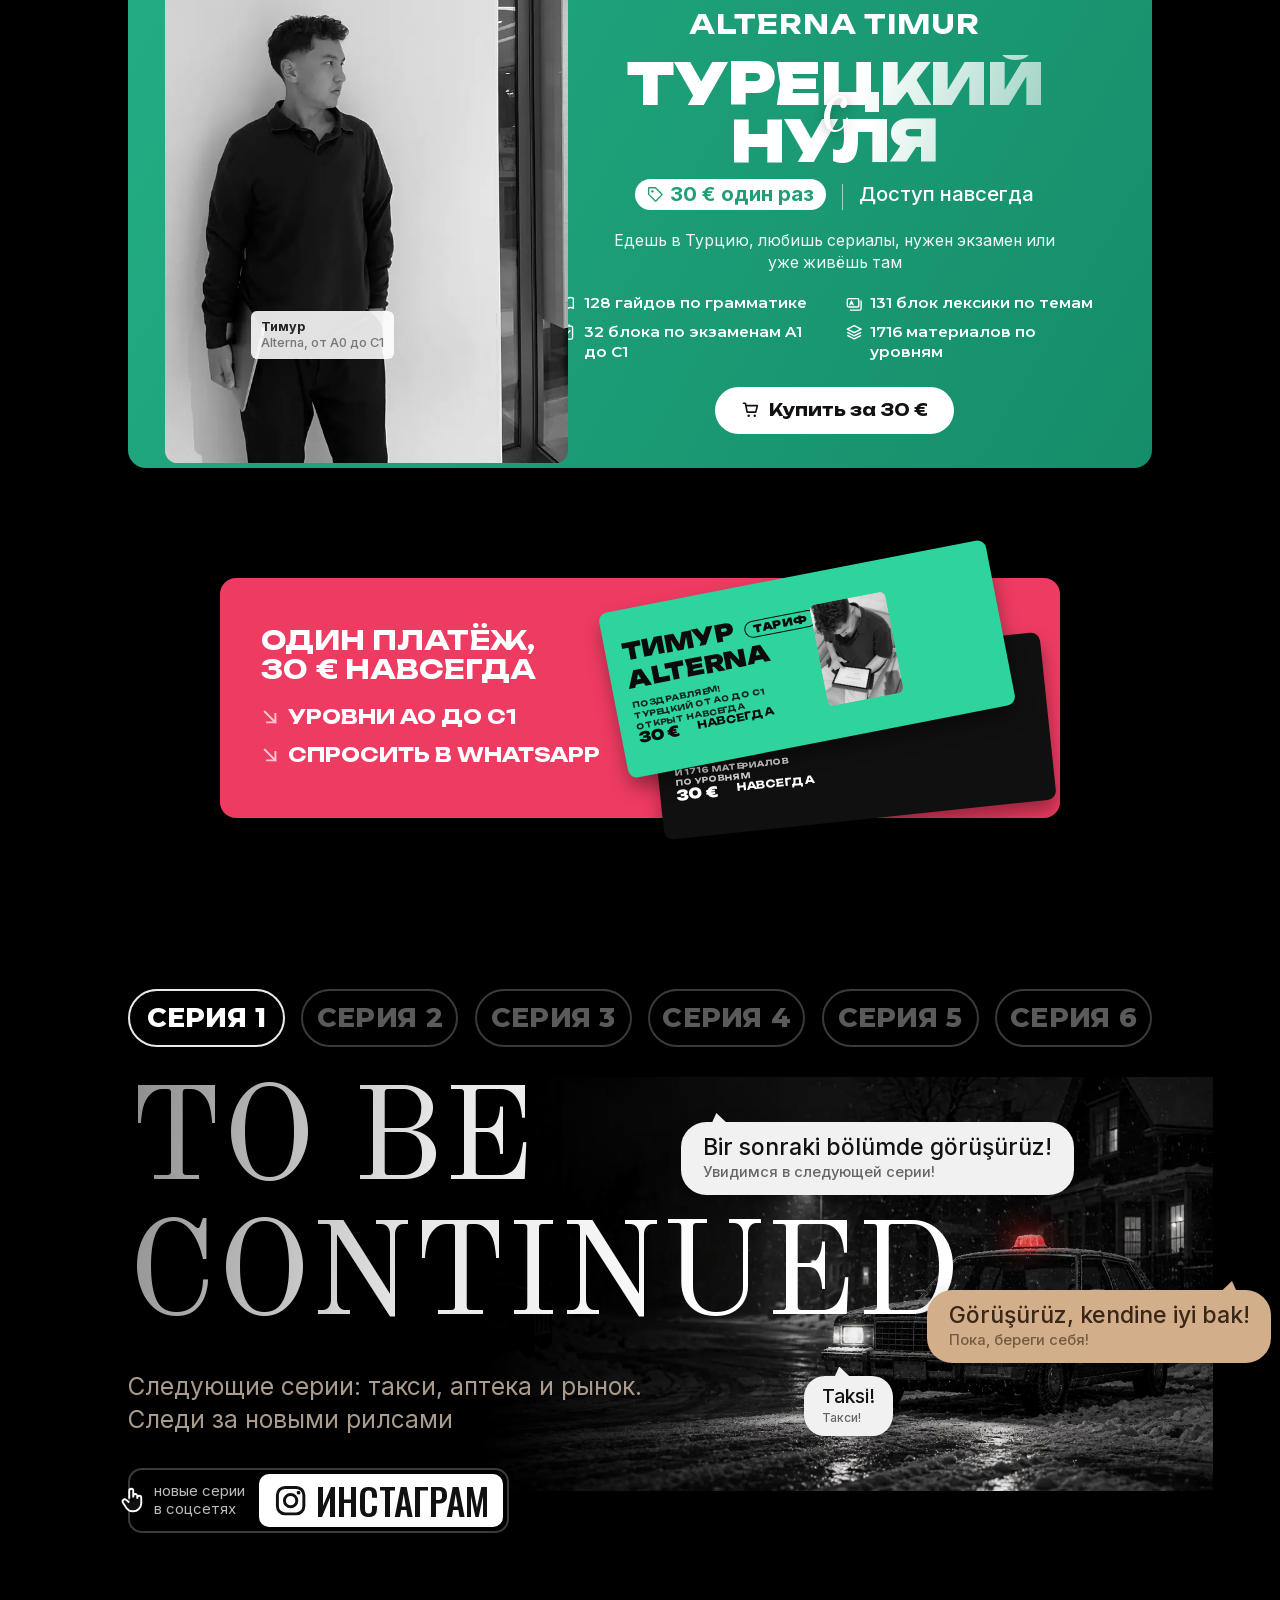
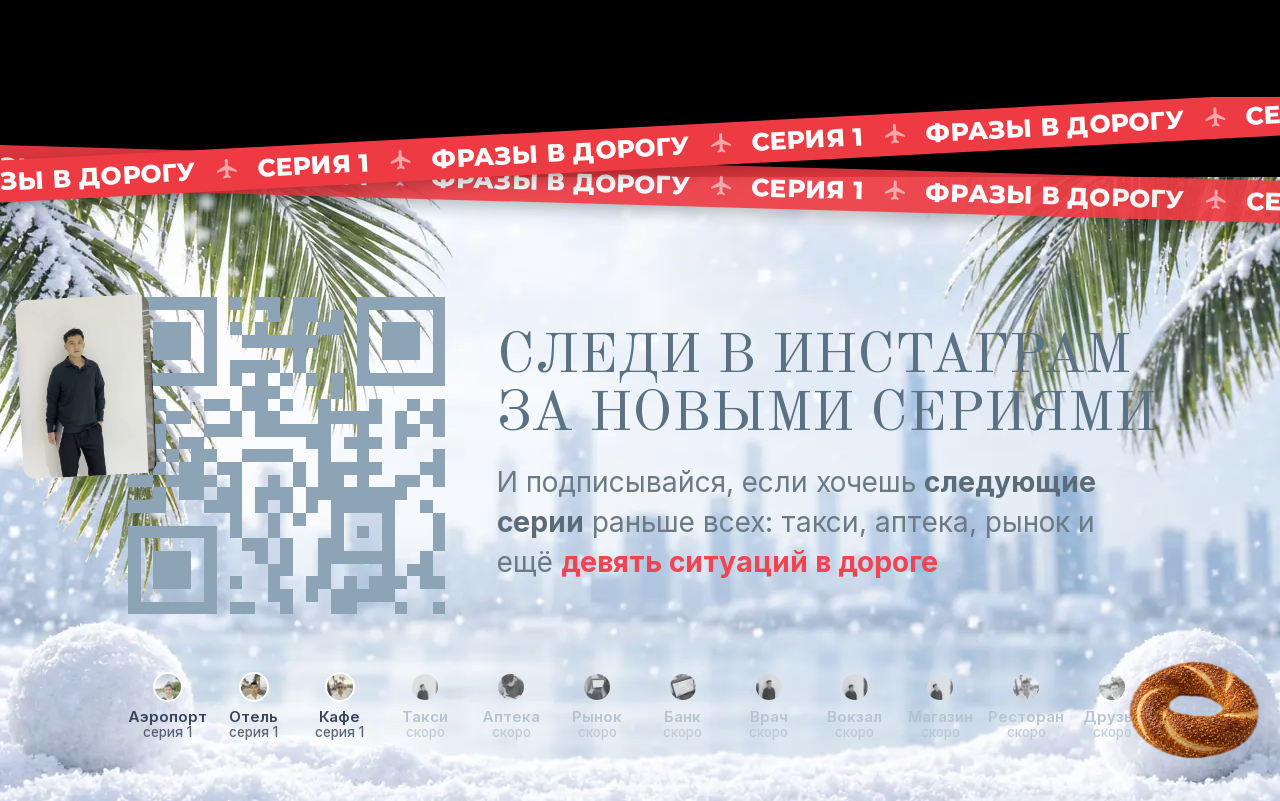
<file: tr/index.html>
<!doctype html>
<html lang="ru" data-version="ad" data-base="../">
<head>
<meta charset="utf-8">
<meta name="viewport" content="width=device-width, initial-scale=1">
<title>Один в поездке. Фразы на турецком</title>
<meta name="description" content="Гайд-сериал: три ситуации в поездке и турецкие фразы, которые их решают.">
<meta property="og:title" content="Один в поездке. Фразы на турецком">
<meta property="og:description" content="Гайд-сериал: три ситуации в поездке и турецкие фразы, которые их решают.">
<meta property="og:image" content="../media/hero-bg.webp">
<meta name="theme-color" content="#000000">
<link rel="icon" href="data:image/svg+xml,%3Csvg xmlns=%22http://www.w3.org/2000/svg%22 viewBox=%220 0 24 24%22%3E%3Crect width=%2224%22 height=%2224%22 rx=%225%22 fill=%22%23ee3b43%22/%3E%3Cpath d=%22M20 14v-1.6l-6.7-4V4.2a1.3 1.3 0 0 0-2.6 0v4.2L4 12.4V14l6.7-2v4l-1.8 1.3v1.5l3.1-.9 3.1.9v-1.5L13.3 16v-4z%22 fill=%22%23fff%22/%3E%3C/svg%3E">
<link rel="alternate" hreflang="ru" href="../en/">
<link rel="preload" href="../assets/fonts/OldStandardTT-n400-cyrillic.woff2" as="font" type="font/woff2" crossorigin>
<link rel="stylesheet" href="../assets/fonts.css">
<link rel="stylesheet" href="../assets/style.css">
<script>window.CONTENT = {"meta": {"lang": "ru", "title": "Один в поездке. Фразы на турецком", "description": "Гайд-сериал: три ситуации в поездке и турецкие фразы, которые их решают."}, "links": {"buy": "https://app.lava.top/products/2cdbb9f8-e65b-443e-8d2c-4fea4c121e41", "social": {"label": "ИНСТАГРАМ", "url": "https://www.instagram.com/"}, "ask": "https://wa.me/message/RCHLEOGGLZ5OC1"}, "episodes": [{"top": "Аэропорт", "bottom": "серия 1", "img": "tr-ep-01", "active": true, "href": "#ep1"}, {"top": "Отель", "bottom": "серия 1", "img": "tr-ep-02", "active": true, "href": "#ep2"}, {"top": "Кафе", "bottom": "серия 1", "img": "tr-ep-03", "active": true, "href": "#ep3"}, {"top": "Такси", "bottom": "скоро", "img": "tr-ep-04"}, {"top": "Аптека", "bottom": "скоро", "img": "tr-ep-05"}, {"top": "Рынок", "bottom": "скоро", "img": "tr-ep-06"}, {"top": "Банк", "bottom": "скоро", "img": "tr-ep-07"}, {"top": "Врач", "bottom": "скоро", "img": "tr-ep-08"}, {"top": "Вокзал", "bottom": "скоро", "img": "tr-ep-09"}, {"top": "Магазин", "bottom": "скоро", "img": "tr-ep-10"}, {"top": "Ресторан", "bottom": "скоро", "img": "tr-ep-11"}, {"top": "Друзья", "bottom": "скоро", "img": "tr-ep-12"}], "tabs": [{"label": "СЕРИЯ 1", "href": "#ep1", "current": true}, {"label": "СЕРИЯ 2"}, {"label": "СЕРИЯ 3"}, {"label": "СЕРИЯ 4"}, {"label": "СЕРИЯ 5"}, {"label": "СЕРИЯ 6"}], "blocks": [{"type": "hero", "topline": ["гайд", "сериал", "для", "тех", "кто", "едет", "один"], "title1": "ОДИН", "small": "в", "title2": "ПОЕЗДКЕ", "subtitle": ["ГАЙД-СЕРИАЛ ПРО ТУРЕЦКИЙ", "ДЛЯ ПОЕЗДКИ ОДНОМУ"], "badge": "ОСНОВАНО НА РЕАЛЬНЫХ ПОЕЗДКАХ", "card": "Серия коротких историй: <b>одна ситуация<\/b> и <b>фраза, которая её решает<\/b>. Всё по-турецки, с переводом.", "note": "БЕЛОЕ ОБЛАЧКО ТВОЯ ФРАЗА,<br>БЕЖЕВОЕ ОТВЕТ", "noteSmall": "сохрани скриншот, чтобы фразы были<br>под рукой в дороге", "ticker": ["ФРАЗЫ В ДОРОГУ", "СЕРИЯ 1"], "media": {"bg": "hero-bg", "person": "tr-photo-hero", "newspaper": "newspaper", "peekLeft": "tr-photo-peek-left", "peekRight": "tr-photo-peek-right", "objTop": "passport", "objBottom": "boarding-pass", "personAlt": "Тимур у белой стены", "peekLeftAlt": "Тимур у белой стены", "peekRightAlt": "Тимур у стены с ноутбуком"}}, {"type": "tabs"}, {"type": "comic", "id": "ep1", "title": "ЧЕМОДААААН!!!", "rows": [{"panels": [{"img": "tr-c1-1", "alt": "Тимур идёт по набережной", "grow": 1, "bubble": {"lang": "en", "text": "Affedersiniz, bagaj alım yeri nerede?", "ru": "Простите, где выдача багажа?", "x": 14, "y": 52}}], "h": 236}, {"panels": [{"img": "tr-c1-2", "alt": "Тимур в тёмных очках", "grow": 36, "mark": "?", "bubble": {"lang": "en", "text": "Bavulum gelmedi.", "ru": "Мой чемодан не прилетел.", "x": 30, "y": 66, "small": true}}, {"img": "tr-c1-3", "alt": "Тимур на набережной", "grow": 64, "bubble": {"lang": "tr", "text": "Bagaj etiketinize bakayım.", "ru": "Давайте посмотрю вашу багажную бирку.", "x": 60, "y": 70}}], "h": 250}, {"panels": [{"img": "tr-c1-4", "alt": "Тимур у белой стены", "grow": 34}, {"img": "tr-c1-5", "alt": "Задание на планшете", "grow": 66, "caption": {"text": "Чемодан не прилетел. Иди к стойке Lost&nbsp;&amp;&nbsp;Found и <b>покажи багажную бирку<\/b>", "side": "right", "accent": "green"}, "barcode": "BAG TAG _ 0417"}], "h": 280}]}, {"type": "comic", "id": "ep2", "topSpace": true, "rows": [{"panels": [{"img": "tr-c2-1", "alt": "Тимур с планшетом, вид через плечо", "grow": 33, "caption": {"text": "В отеле говорят, что <b>брони на твоё имя нет<\/b>", "side": "left"}}, {"img": "tr-c2-2", "alt": "Тимур занимается на планшете", "grow": 33, "bubble": {"lang": "en", "text": "Üç gece için oda ayırttım.", "ru": "Я бронировал номер на три ночи.", "x": 12, "y": 58}}, {"img": "tr-c2-3", "alt": "Тимур говорит в камеру", "grow": 34, "bubble": {"lang": "tr", "text": "Üzgünüm, rezervasyonunuzu bulamıyorum.", "ru": "Простите, не могу найти вашу бронь.", "x": 10, "y": 58}}], "h": 280}, {"panels": [{"img": "tr-c2-4", "alt": "Тимур с планшетом", "grow": 49, "bubble": {"lang": "en", "text": "Tekrar bakar mısınız, lütfen?", "ru": "Посмотрите ещё раз, пожалуйста.", "x": 16, "y": 56}}, {"img": "tr-c2-5", "alt": "Тимур у белой стены улыбается", "grow": 51, "caption": {"text": "Бронь нашлась. <b>Ключ у тебя в руке<\/b>", "side": "left"}}], "h": 236}]}, {"type": "scene", "img": "house-night", "alt": "Кирпичный дом ночью в гирляндах, снег и луна", "figures": [], "bubbles": [{"lang": "en", "text": "Bir çay, lütfen.", "ru": "Один чай, пожалуйста.", "x": 33, "y": 64}, {"lang": "en", "text": "Hesap, lütfen.", "ru": "Счёт, пожалуйста.", "x": 60, "y": 46}]}, {"type": "comic", "id": "ep3", "rows": [{"panels": [{"img": "tr-c3-1", "alt": "Тимур в зелёном свитере", "grow": 48, "color": true, "caption": {"text": "Утром идёшь в кафе и <b>заказываешь сам<\/b>", "side": "left"}}, {"img": "tr-c3-2", "alt": "Тимур на набережной с пальмами", "grow": 52, "bubble": {"lang": "tr", "text": "Buyurun!", "ru": "Вот, пожалуйста!", "x": 50, "y": 70}}], "h": 280}, {"panels": [{"img": "tr-c3-3", "alt": "Задание на планшете", "grow": 1}, {"img": "tr-c3-4", "alt": "Тимур листает урок", "grow": 1}, {"img": "tr-c3-5", "alt": "Экран планшета", "grow": 1}, {"img": "tr-c3-6", "alt": "Тимур у стены", "grow": 1}, {"img": "tr-c3-7", "alt": "Тимур в белой рубашке", "grow": 1}], "h": 168}, {"panels": [{"img": "tr-c3-8", "alt": "Тимур читает с планшета", "grow": 50, "bubble": {"lang": "en", "text": "Kahvaltı dahil mi?", "ru": "Завтрак входит?", "x": 8, "y": 76}}, {"img": "tr-c3-9", "alt": "Тимур у стены с ноутбуком", "grow": 50}], "h": 300}, {"panels": [{"img": "tr-c3-big", "alt": "Тимур в тёмных очках на набережной", "grow": 1, "bubble": {"lang": "tr", "text": "Evet, yediden ona kadar.", "ru": "Да, с семи до десяти.", "x": 62, "y": 40, "big": true}}], "h": 345}]}, {"type": "search", "ad": true, "lead": "Три ситуации ты уже прошёл. <b>Остальные разобраны на платформах<\/b>", "query": "как заговорить на турецком", "engine": "Поиск в «Google»", "adLabel": "Реклама", "adText": "Турецкий с Тимуром. <b>Alterna от A0 до C1<\/b>", "adHref": "#quiz", "note": "*жмёшь на ссылку и проходишь мини-тест", "user": {"name": "Ты", "sub": "один в поездке", "img": "tr-ep-02"}, "laptop": "laptop", "deco": "tr-obj-tea", "decoAlt": "Стакан турецкого чая"}, {"type": "browser", "ad": true, "url": "app.lava.top", "left": {"word": "TÜRK", "color": "pink", "img": "tr-strip-left", "href": "buy"}, "right": {"word": "TIMUR", "color": "green", "img": "tr-strip-right", "href": "buy"}, "labelLeft": "ALTERNA<br>TIMUR", "labelRight": "ОТ A0<br>ДО C1", "big1": "SELF", "big2": ["ST", "DY"], "cupLetter": "U", "button": {"text": "ПРОЙТИ<br>МИНИ-ТЕСТ", "href": "#quiz"}, "photo": "tr-photo-browser", "photoAlt": "Тимур в профиль у стены"}, {"type": "paths", "ad": true, "heading": ["ДВА ПУТИ,", "ВЫБЕРИ СВОЙ"], "pill": "pill", "path1": {"title": "ПУТЬ 1", "text": "<b>Учить по порядку<\/b>:<br>от A0 до C1,<br>не гадая, что дальше", "href": "buy"}, "path2": {"title": "ПУТЬ 2", "text": "Оставить как есть:<br><b>кивать и улыбаться<\/b>,<br>когда отвечают по-турецки", "href": "#quiz"}}, {"type": "quiz", "ad": true, "id": "quiz", "heading": ["С ЧЕГО", "ТЕБЕ НАЧАТЬ"], "sub": "Три вопроса, ответ сразу. Покажет уровень и раздел платформы, с которого стоит начать.", "questions": [{"q": "Что ты сейчас можешь по-турецки?", "key": "level", "options": [{"t": "Почти ничего, начинаю с нуля", "v": "a0"}, {"t": "Простые фразы: поздороваться, заказать чай", "v": "a1"}, {"t": "Понимаю простую речь, говорю с ошибками", "v": "b1"}, {"t": "Смотрю сериалы и хочу понимать без субтитров", "v": "b2"}]}, {"q": "Зачем тебе турецкий?", "key": "goal", "options": [{"t": "Еду в Турцию в отпуск", "v": "travel"}, {"t": "Люблю турецкие сериалы", "v": "media"}, {"t": "Нужен экзамен", "v": "exam"}, {"t": "Живу и работаю в Турции", "v": "work"}]}, {"q": "Сколько времени в день готов давать?", "key": "time", "options": [{"t": "Минут 15, в очереди или в метро", "v": "short"}, {"t": "Около получаса", "v": "mid"}, {"t": "Час и больше", "v": "long"}]}], "results": {"level": {"a0": {"title": "A0", "text": "Платформа начинается с A0. Открываешь и идёшь по порядку."}, "a1": {"title": "A1 и A2", "text": "58 гайдов по грамматике для A1 и A2 и 63 интерактивных ресурса для A0 до A2."}, "b1": {"title": "B1", "text": "70 гайдов по грамматике для B1 до C1 и 46 интерактивных ресурсов для этих уровней."}, "b2": {"title": "B2 и C1", "text": "Гайды B1 до C1 и фильмы, книги, подкасты, разложенные по уровням."}}, "goal": {"travel": "Раздел для тебя: 131 блок лексики по темам, то, что реально говорят.", "media": "Раздел для тебя: 1716 материалов по уровням, фильмы, сериалы, подкасты, YouTube.", "exam": "Раздел для тебя: 32 блока по экзаменам, A1, A2, B1, B2, C1, каждый отдельно.", "work": "Раздел для тебя: 36 гайдов по работе, для тех, кто ищет работу или уже работает."}, "time": {"short": "Гайды открываются с телефона: в очереди, в метро, на чужой свадьбе.", "mid": "Полчаса хватит на один гайд и упражнения к нему.", "long": "Можно брать гайд и сразу закреплять его словами, диалогами и аудированием."}}, "resultTitle": "ТВОЙ СТАРТ", "cta": "Купить за 30 €", "href": "buy", "again": "Пройти заново", "color": "green", "deco": "tr-obj-notebook", "decoAlt": "Тетрадь с карандашом"}, {"type": "speakers", "ad": true, "heading": ["MEET THE", "AUTHORS"], "items": [{"img": "tr-photo-speaker", "name": ["ТИМУР", "АВТОР"], "role": "ALTERNA TIMUR", "text": "Разбирает турецкий<br><b>как на канале<\/b>, от A0 до C1", "href": "buy", "alt": "Тимур в зелёном поло"}, {"img": "tr-photo-you", "name": ["ТЫ", "В ДОРОГЕ"], "role": "ГЛАВНЫЙ ГЕРОЙ", "text": "В отпуске объясняешься<br><b>жестами и картинками<\/b>", "href": "#quiz", "dark": true, "alt": "Тимур занимается на планшете, вид через плечо"}], "deco": "tr-obj-cards", "decoAlt": "Карточки для слов"}, {"type": "gallery", "ad": true, "id": "inside-timur", "color": "green", "title": "ВНУТРИ ALTERNA TIMUR", "sub": "Турецкий от A0 до C1. Каждая тема разобрана как на канале.", "stats": [{"n": "128", "t": "гайдов по грамматике"}, {"n": "131", "t": "блок лексики по темам"}, {"n": "109", "t": "интерактивных ресурсов"}, {"n": "32", "t": "блока по экзаменам"}, {"n": "36", "t": "гайдов по работе"}, {"n": "1716", "t": "материалов по уровням"}], "rows": [[{"img": "shot-t-home", "grow": 62, "cap": "Главная A0 до A2: разделы и подборка ресурсов"}, {"img": "shot-t-b1", "grow": 38, "cap": "Уровни B1 до C1 отдельной страницей"}], [{"img": "shot-t-themes", "grow": 1, "cap": "Лексика по темам: то, что реально говорят"}, {"img": "shot-t-doctor", "grow": 1, "cap": "Диалоги по ситуациям, например у врача"}, {"img": "shot-t-kids", "grow": 1, "cap": "Словарь и карточки"}], [{"img": "shot-t-podcasts", "grow": 1, "cap": "Подкасты, фильмы и сериалы по уровням"}]], "href": "buy", "cta": "Купить Alterna Timur за 30 €"}, {"type": "frame", "ad": true, "heading": ["ВСЁ", "В ОДНОМ", "МЕСТЕ!"], "sub": "Скриншоты настоящие.<br>Метки показывают, что где", "bg": "mantel", "shot": "shot-t-roadmap-m", "shotAlt": "Маршрут Alterna от нуля до свободного турецкого", "labels": [{"x": 56, "y": 6, "title": "Маршрут", "text": "от нуля до свободного<br>турецкого"}, {"x": 58, "y": 34, "title": "Ступени", "text": "A1, A2, B1, B2, C1"}, {"x": 4, "y": 52, "title": "Ты:)", "you": true}, {"x": 56, "y": 64, "title": "Сроки", "text": "у каждой ступени свои"}], "phone": {"img": "shot-t-themes", "alt": "Лексика по темам в Alterna", "rec": "REC"}}, {"type": "offers", "ad": true, "id": "offers", "cards": [{"color": "green", "photo": "tr-photo-card", "tag": ["Тимур", "Alterna, от A0 до C1"], "kicker": "ALTERNA TIMUR", "big1": "ТУРЕЦКИЙ", "script": "с", "big2": "НУЛЯ", "meta": ["30 € один раз", "Доступ навсегда"], "forWhom": "Едешь в Турцию, любишь сериалы, нужен экзамен или уже живёшь там", "list": ["128 гайдов по грамматике", "131 блок лексики по темам", "32 блока по экзаменам A1 до C1", "1716 материалов по уровням"], "href": "buy", "cta": "Купить за 30 €", "plane": "airplane", "photoAlt": "Тимур в зелёном поло у стены"}], "box": {"title": ["ОДИН ПЛАТЁЖ,", "30 € НАВСЕГДА"], "items": [{"text": "УРОВНИ A0 ДО C1", "href": "buy"}, {"text": "СПРОСИТЬ В WHATSAPP", "href": "ask"}]}, "tickets": [{"color": "green", "name": ["ТИМУР", "ALTERNA"], "tariff": "ТАРИФ", "lines": "ПОЗДРАВЛЯЕМ!<br>ТУРЕЦКИЙ ОТ A0 ДО C1<br>ОТКРЫТ НАВСЕГДА", "price": "30 €", "when": "НАВСЕГДА", "href": "buy", "photo": "tr-photo-ticket", "photoAlt": "Тимур с планшетом"}, {"color": "black", "name": ["436", "БЛОКОВ"], "tariff": "ВНУТРИ", "lines": "И 1716 МАТЕРИАЛОВ<br>ПО УРОВНЯМ", "price": "30 €", "when": "НАВСЕГДА", "href": "buy"}]}, {"type": "continued", "title": ["TO BE", "CONTINUED..."], "bg": "taxi-night", "bubbles": [{"lang": "en", "text": "Bir sonraki bölümde görüşürüz!", "ru": "Увидимся в следующей серии!", "x": 54, "y": 4}, {"lang": "tr", "text": "Görüşürüz, kendine iyi bak!", "ru": "Пока, береги себя!", "x": 78, "y": 34}, {"lang": "en", "text": "Taksi!", "ru": "Такси!", "x": 66, "y": 50, "small": true}], "text": "Следующие серии: такси, аптека и рынок.<br>Следи за новыми рилсами", "hint": "новые серии<br>в соцсетях"}, {"type": "footer", "ticker": ["ФРАЗЫ В ДОРОГУ", "СЕРИЯ 1"], "title": ["СЛЕДИ В ИНСТАГРАМ", "ЗА НОВЫМИ СЕРИЯМИ"], "text": "И подписывайся, если хочешь <b>следующие серии<\/b> раньше всех: такси, аптека, рынок и ещё <em>девять ситуаций в дороге<\/em>", "peek": "tr-photo-footer", "bg": "hero-bg", "peekAlt": "Тимур у белой стены", "deco": "tr-obj-simit", "decoAlt": "Симит"}], "_readme": "Контент вариации TR. Все тексты, ссылки, картинки и порядок блоков. ad: true значит блок только на главной, на lesson/ его нет. Пересборка: python3 tools/build.py", "lang": "tr"};</script>
<script src="../assets/sizes.js" defer></script>
<script src="../assets/qrcode.js" defer></script>
<script src="../assets/app.js" defer></script>
</head>
<body>
<div id="app"></div>
<noscript><p style="padding:24px">Для этой страницы нужен JavaScript.</p></noscript>
</body>
</html>
</file>
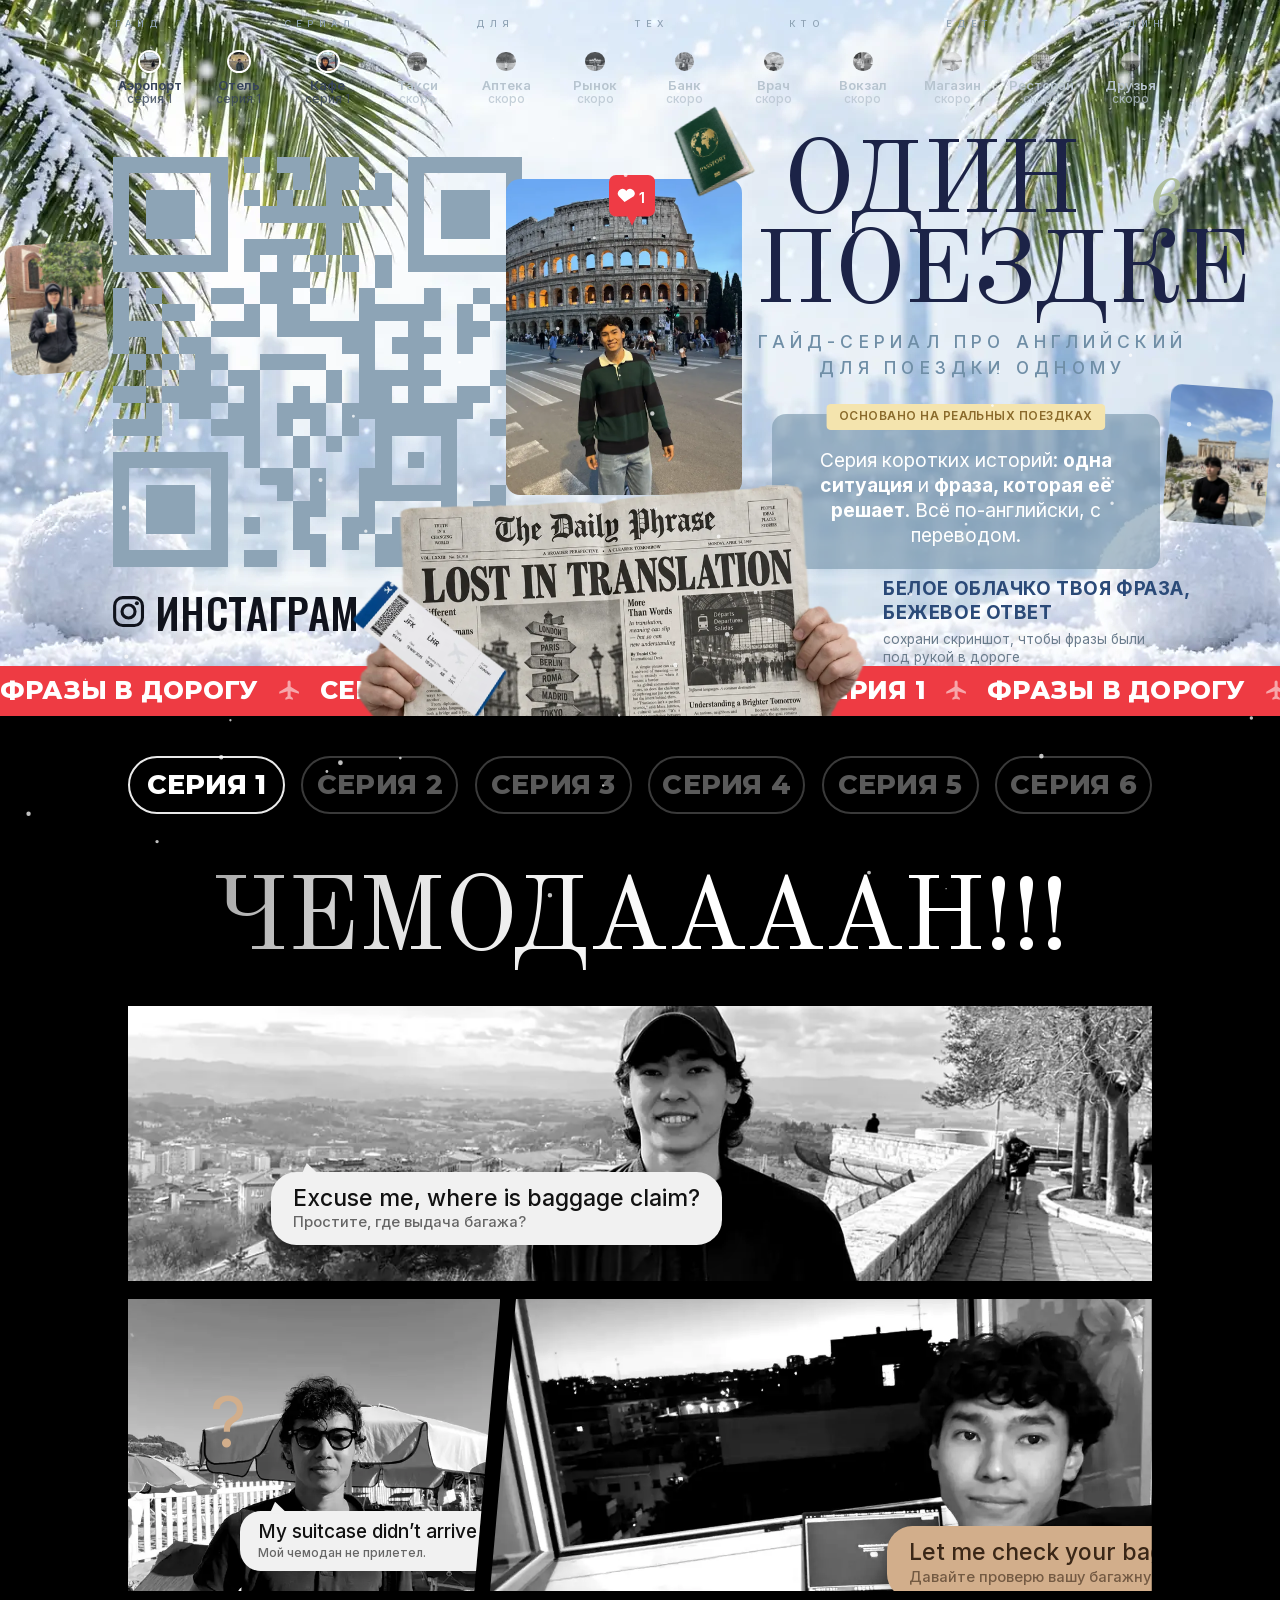
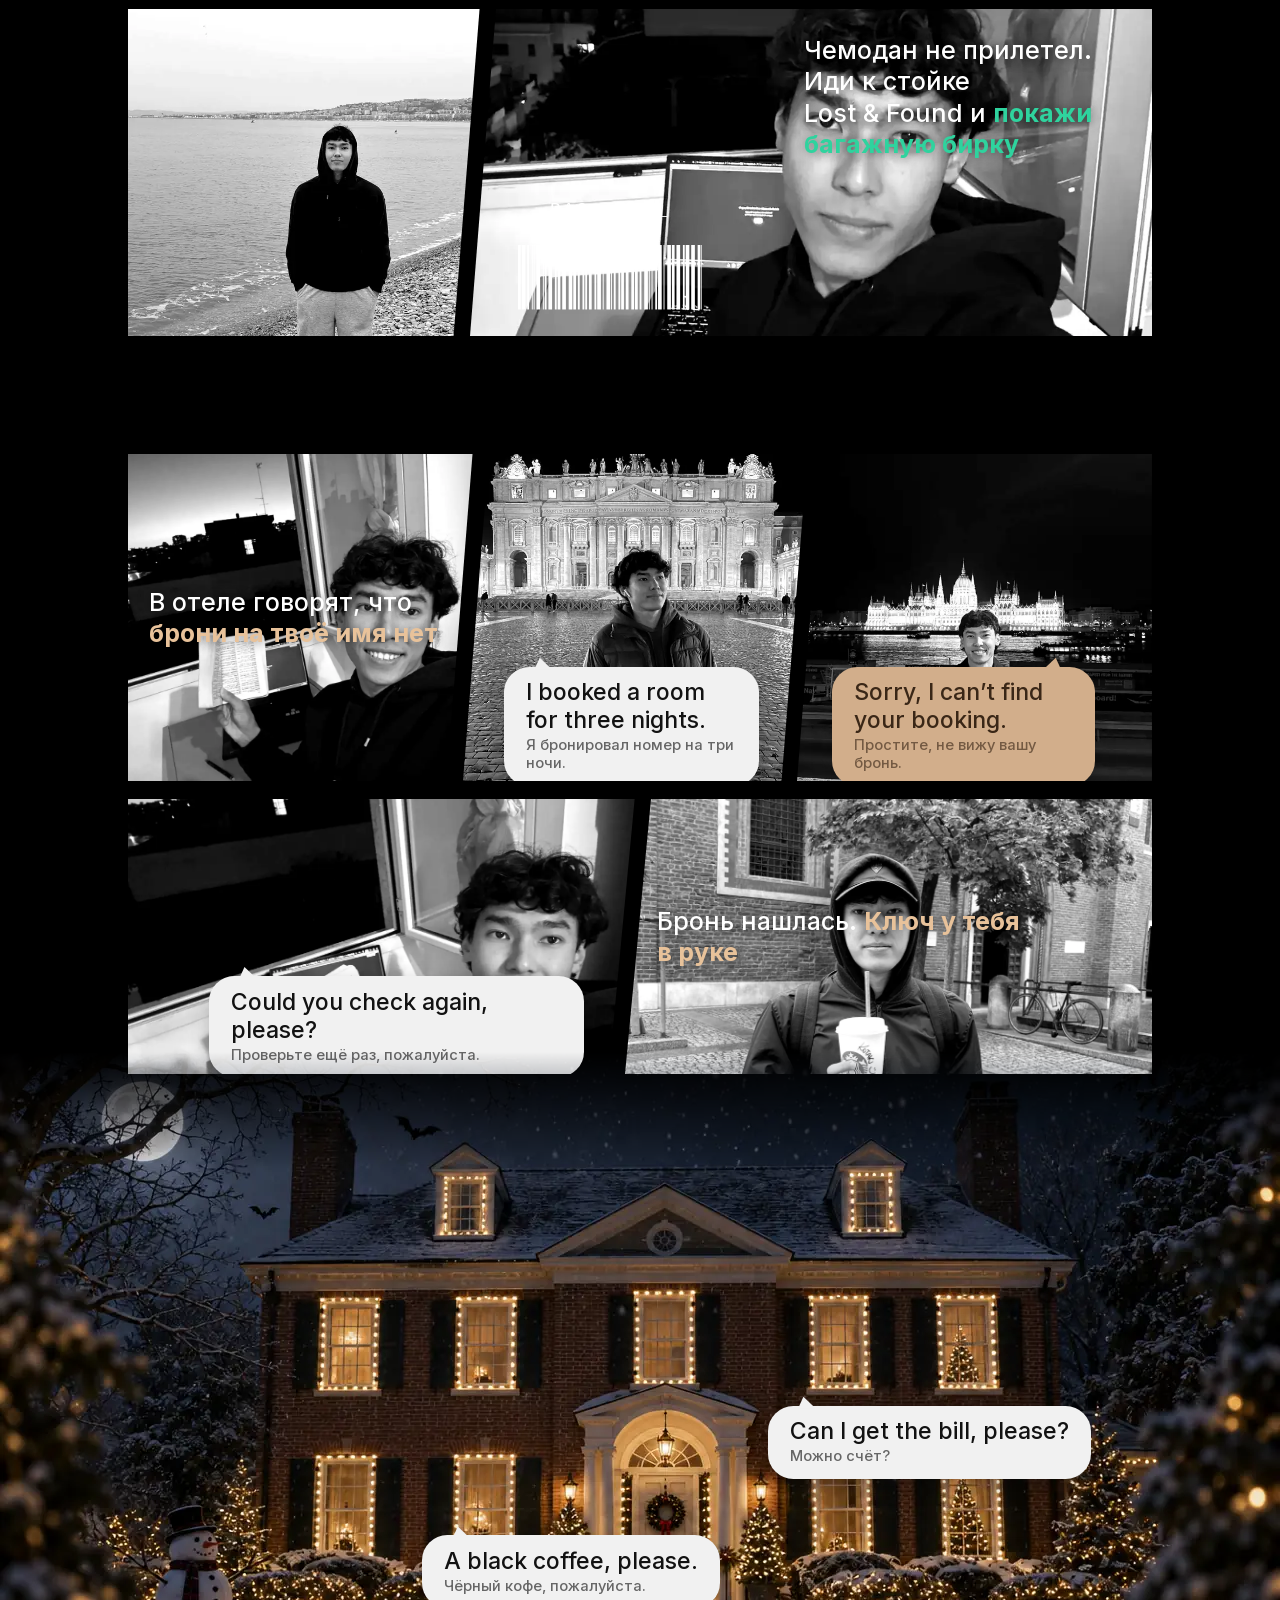
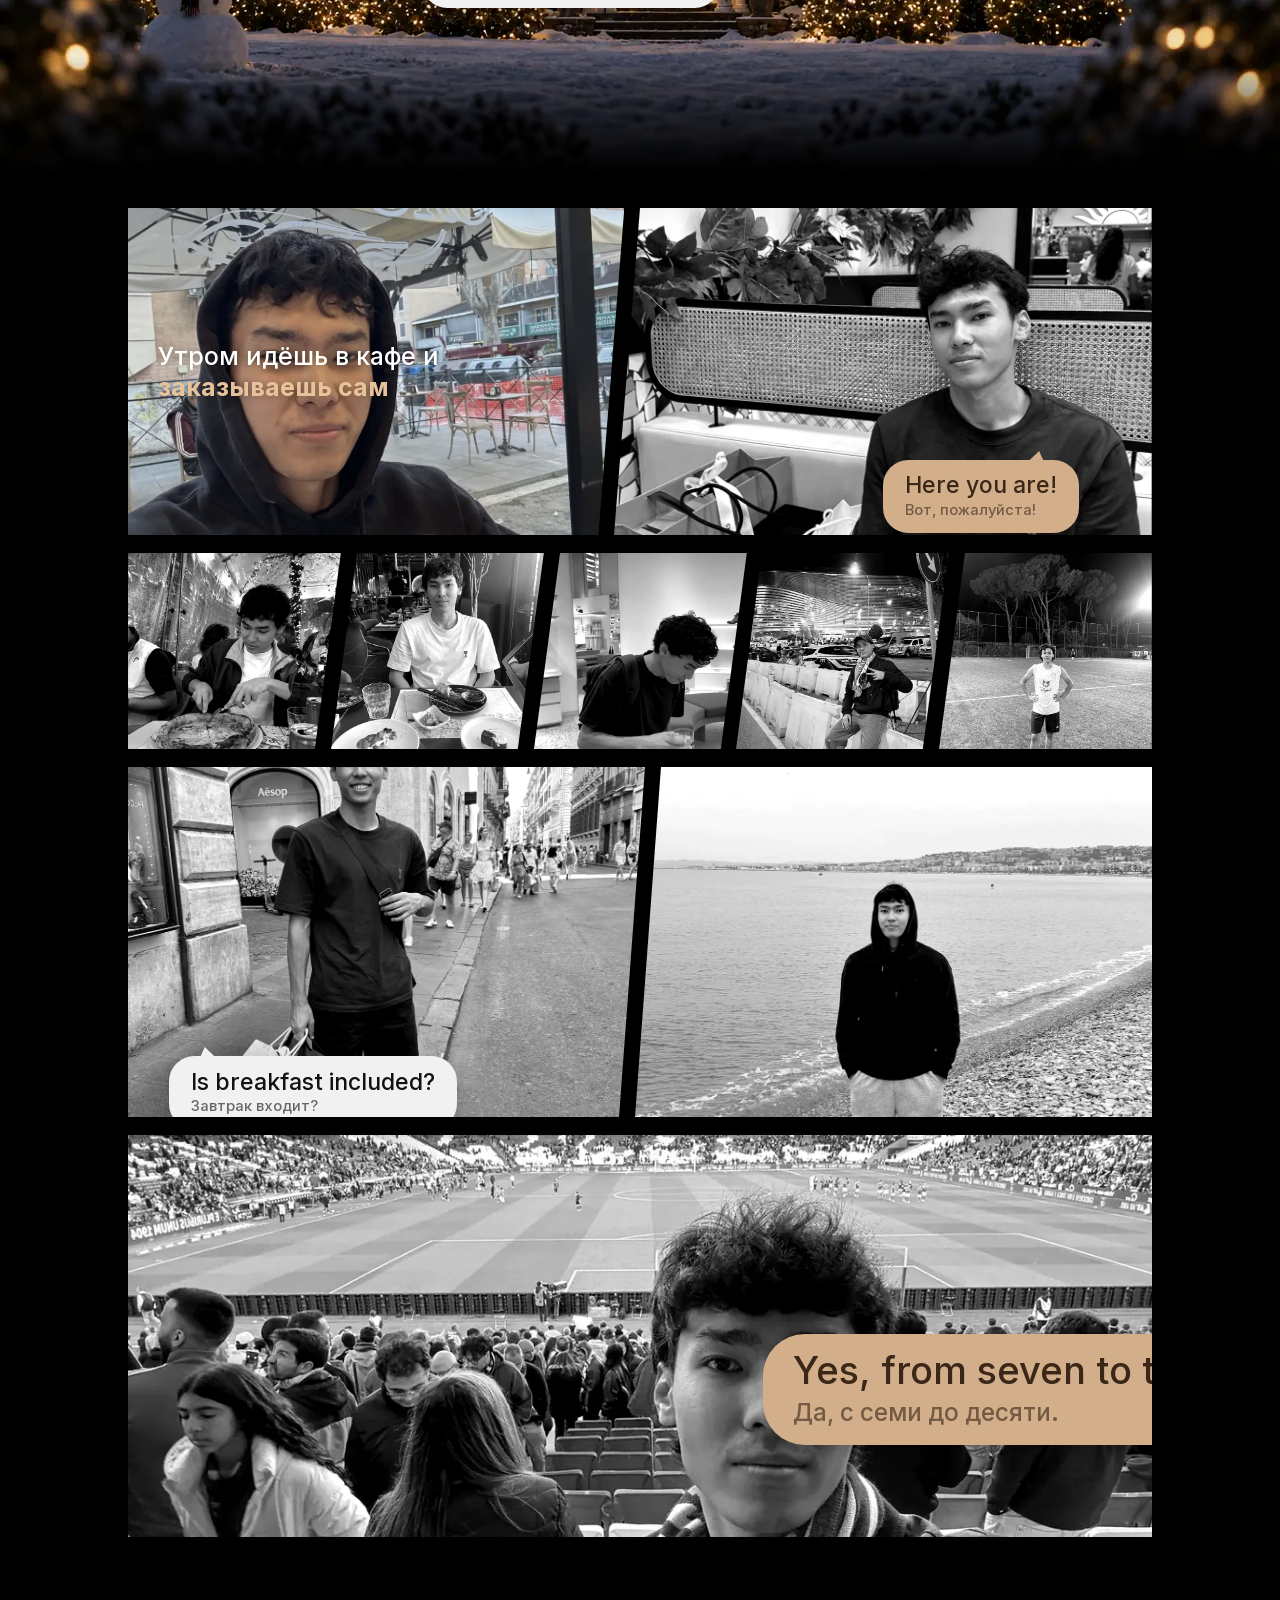
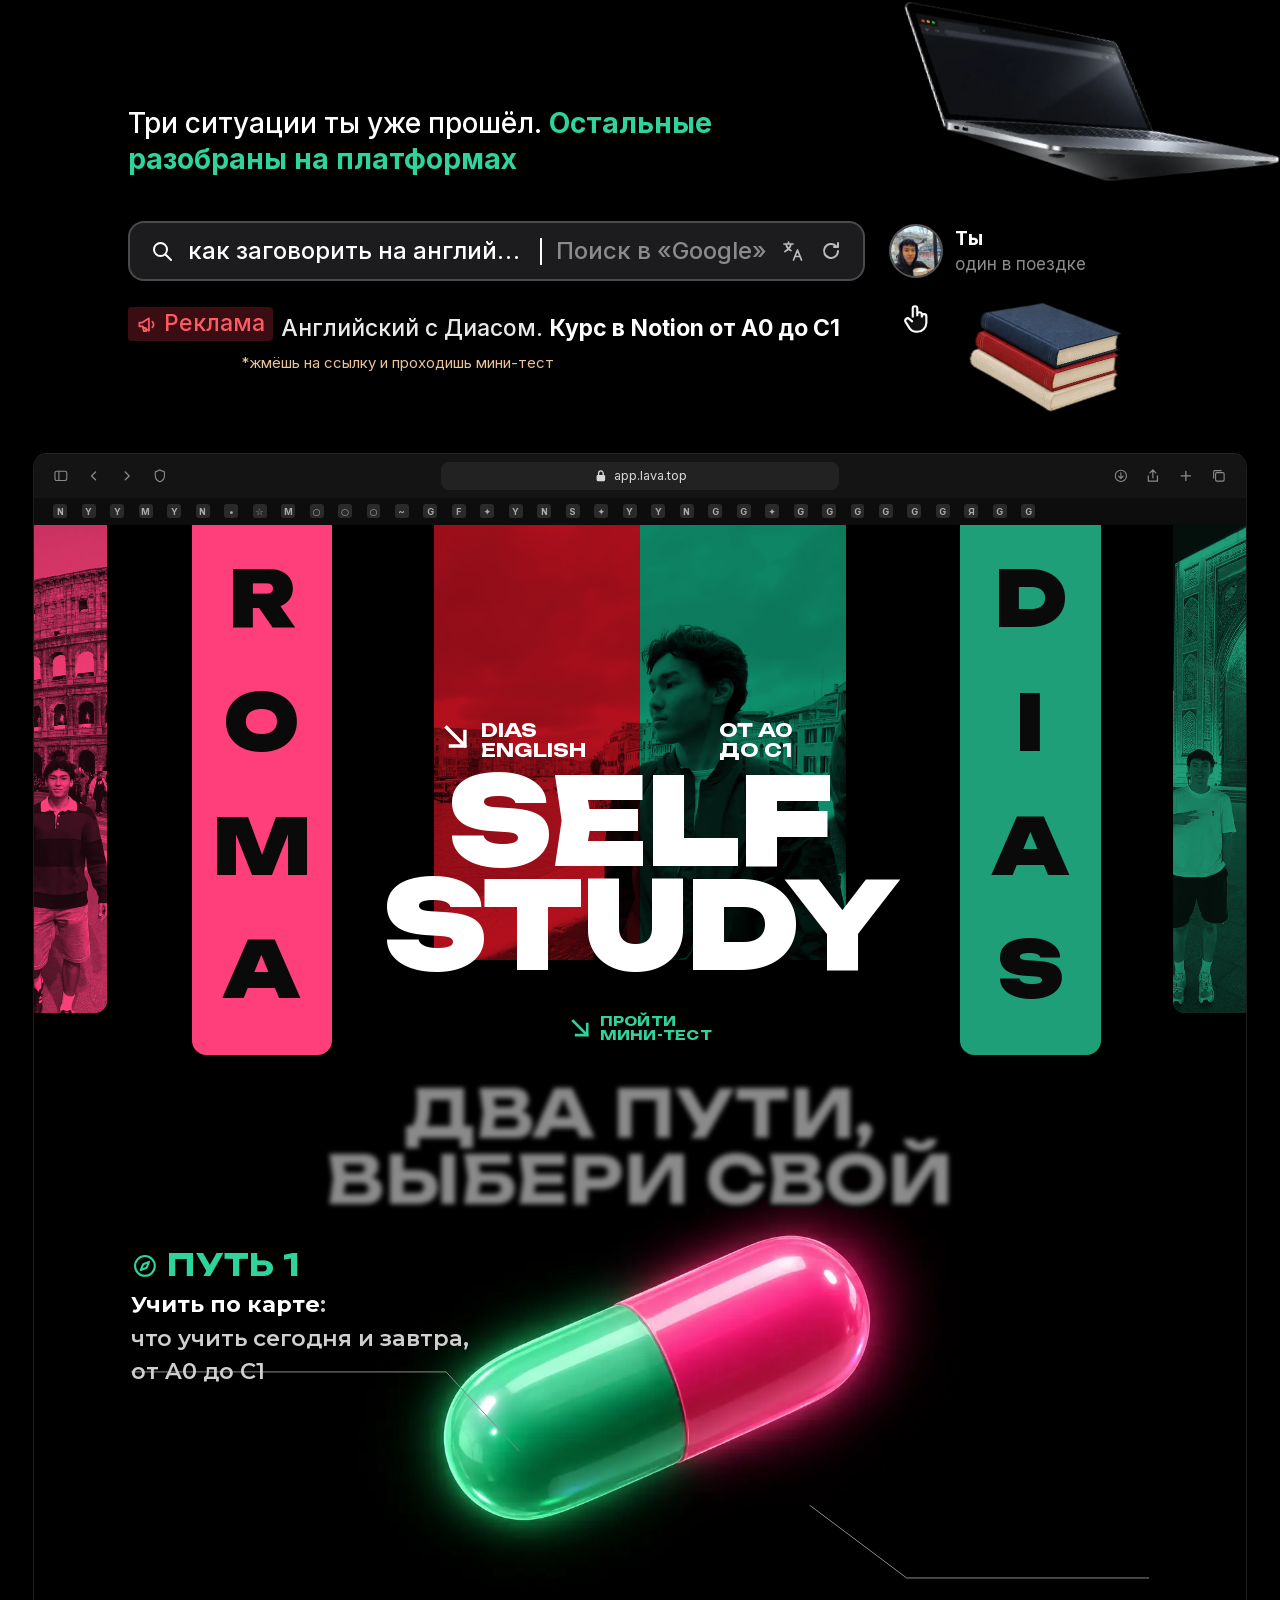
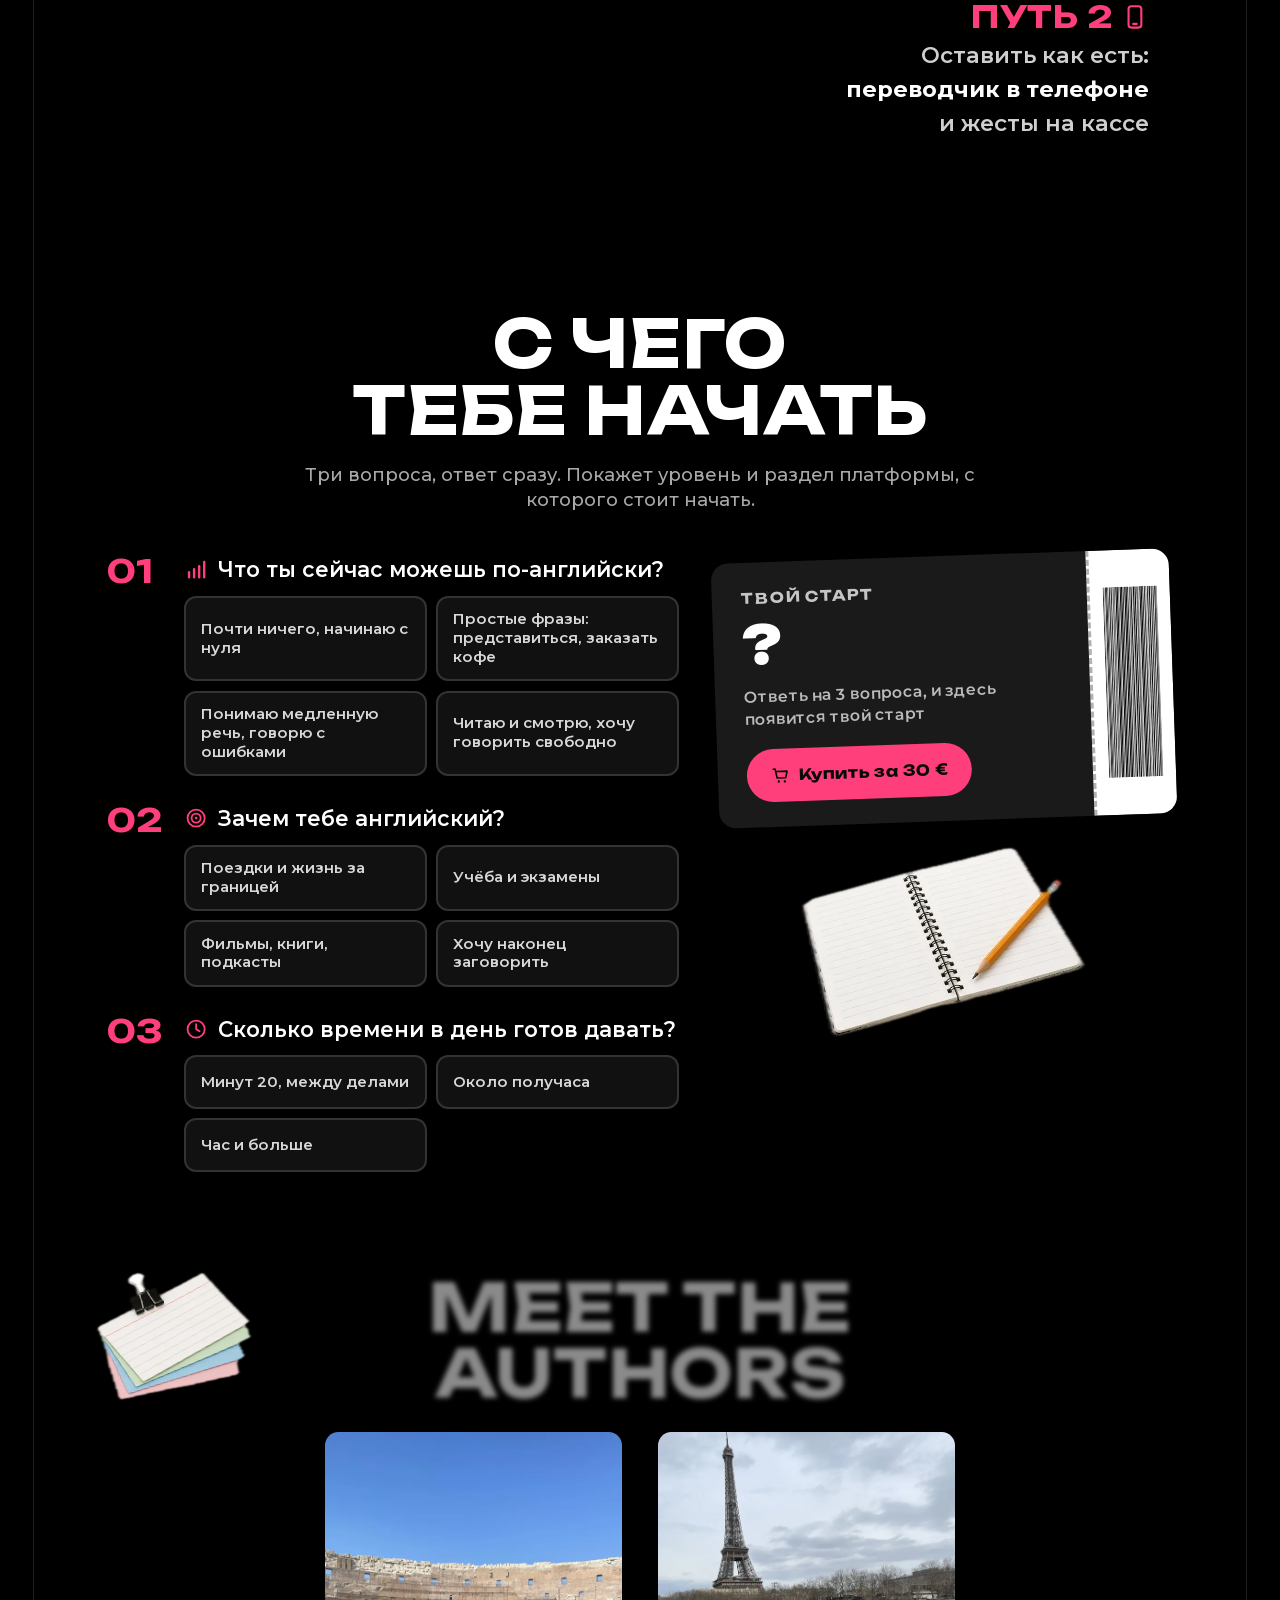
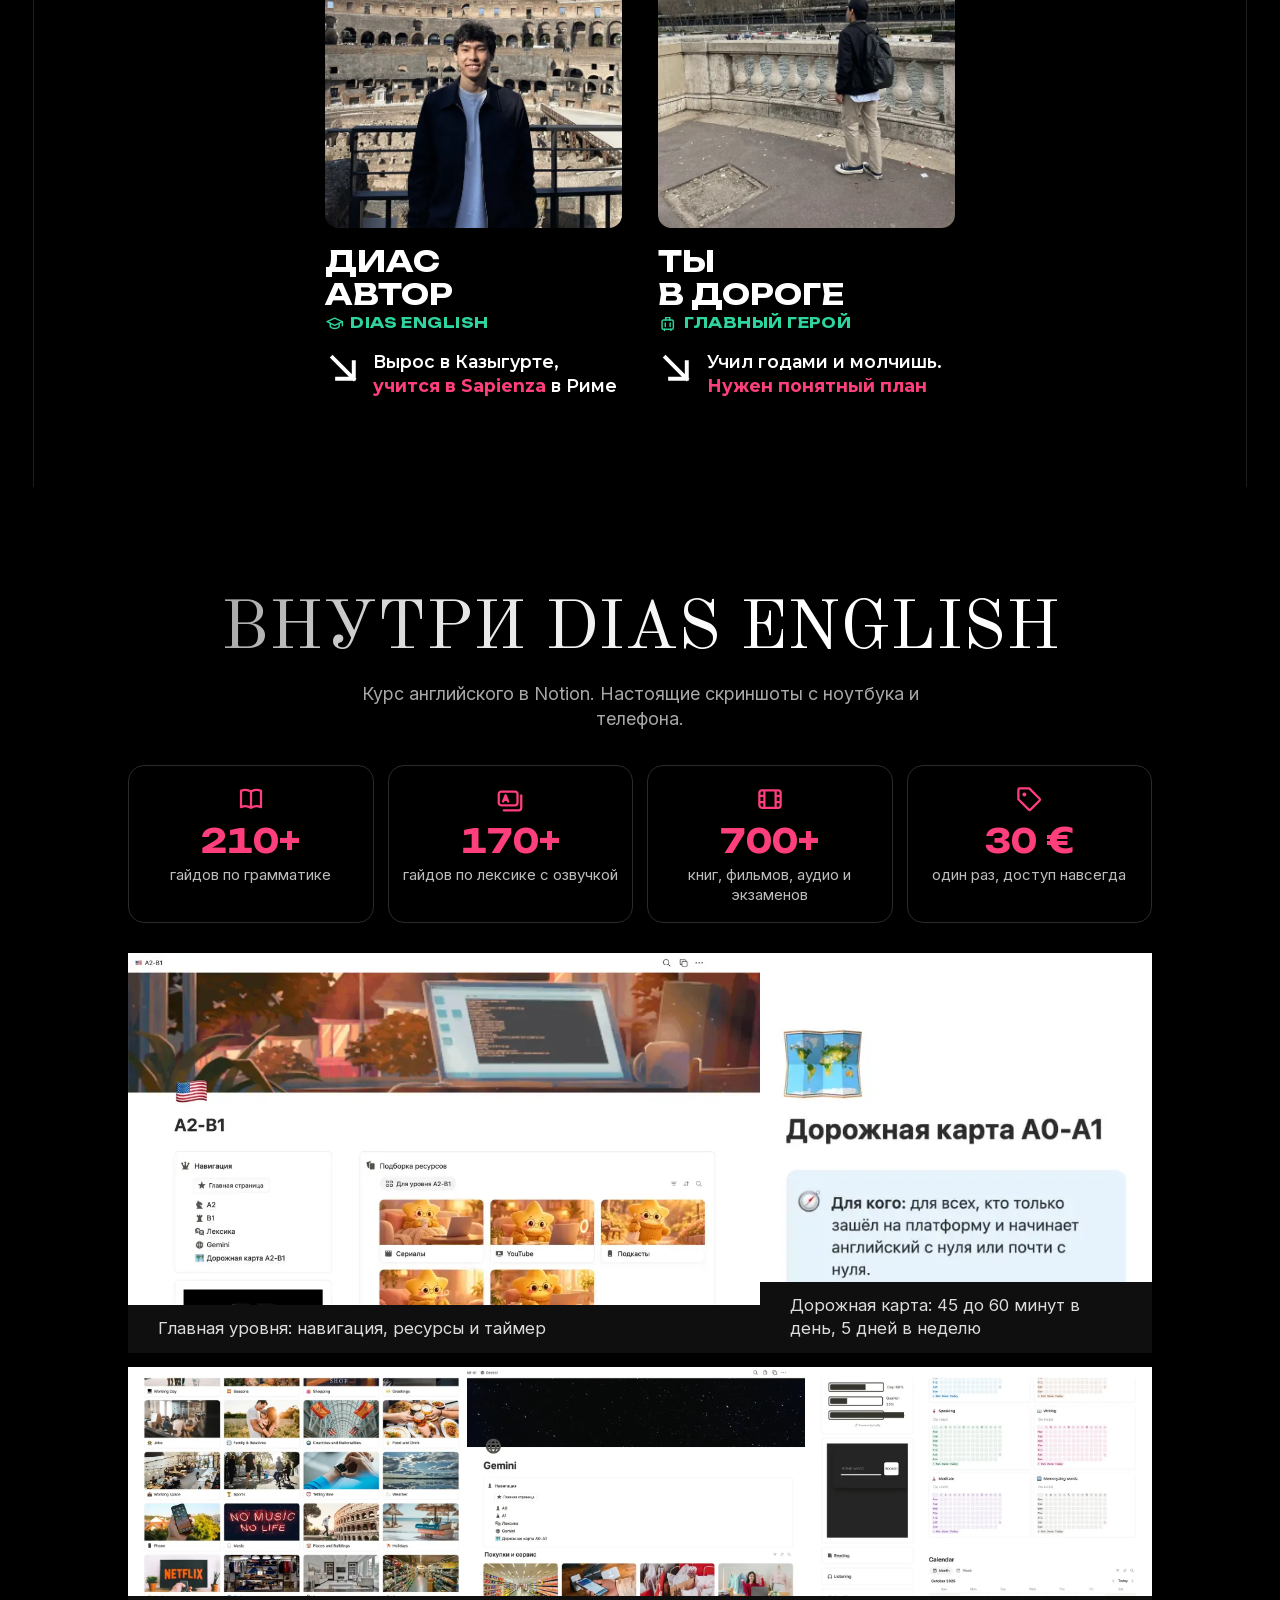
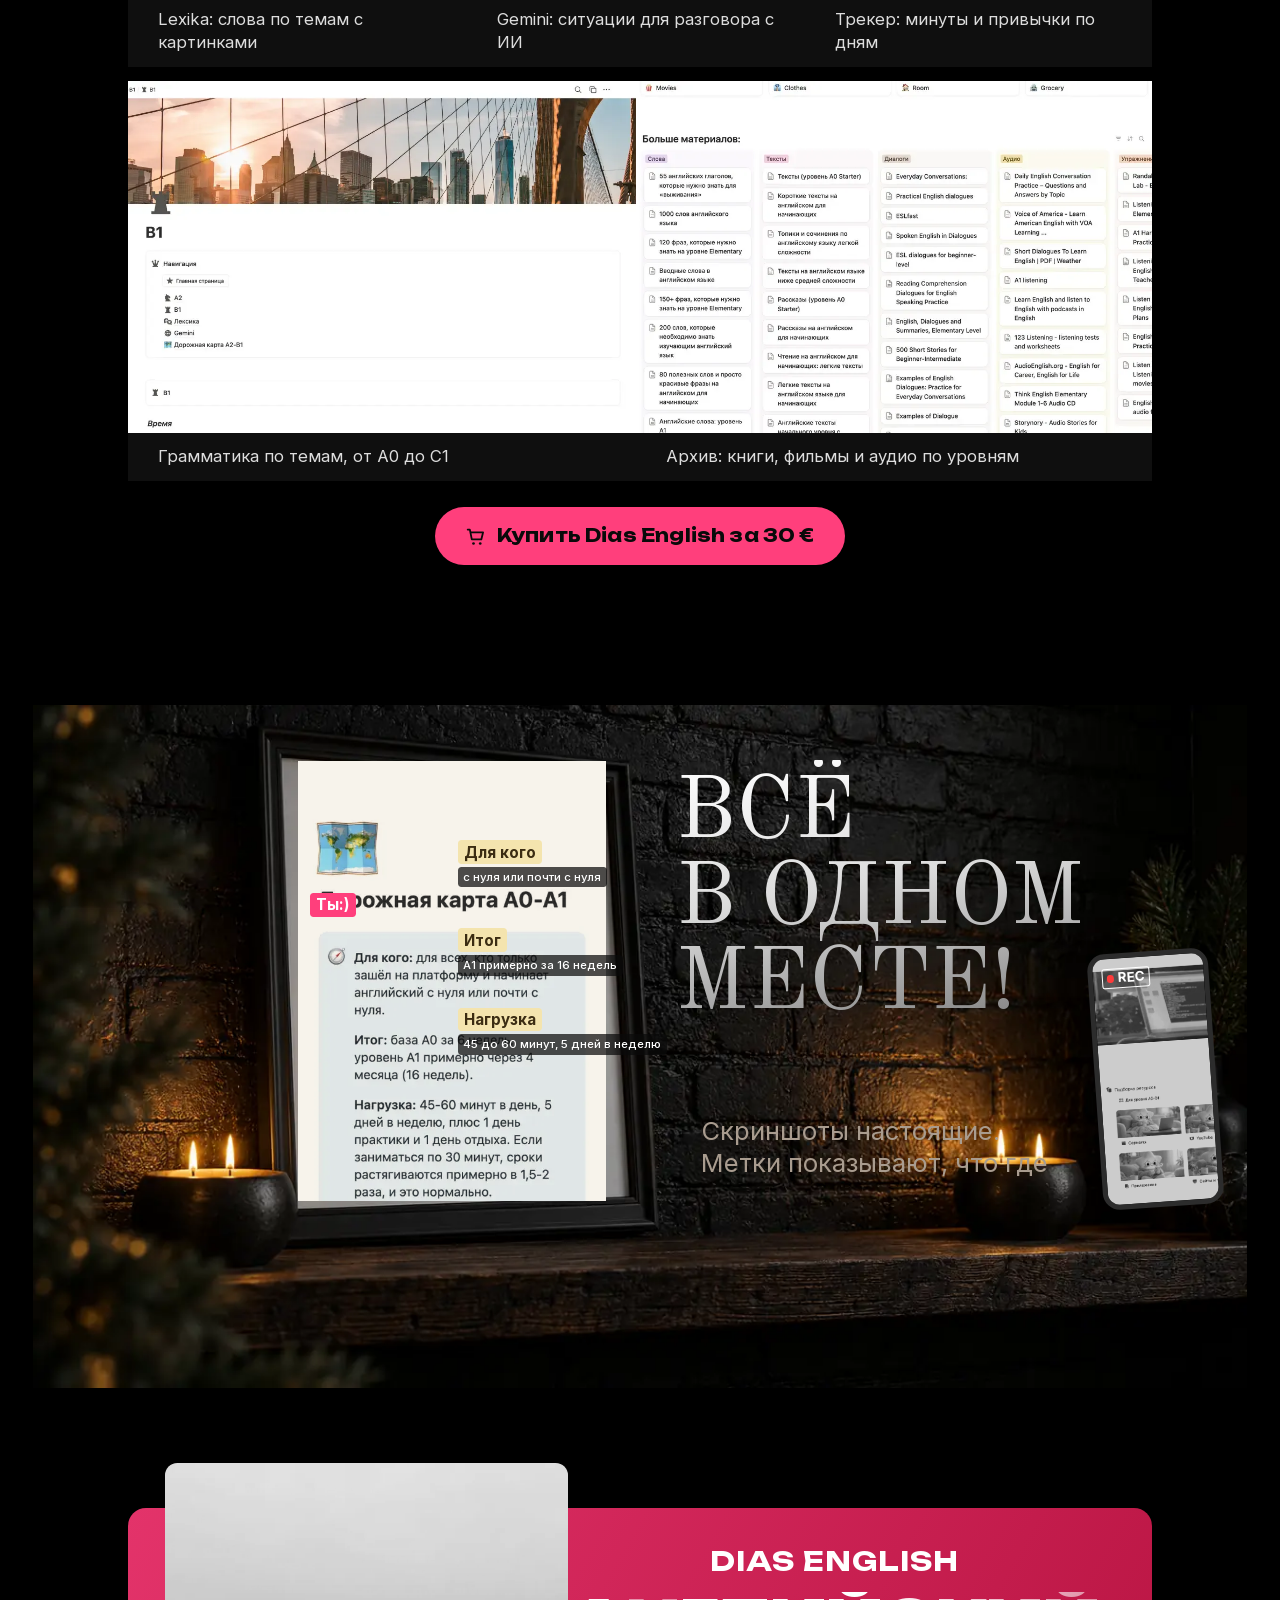
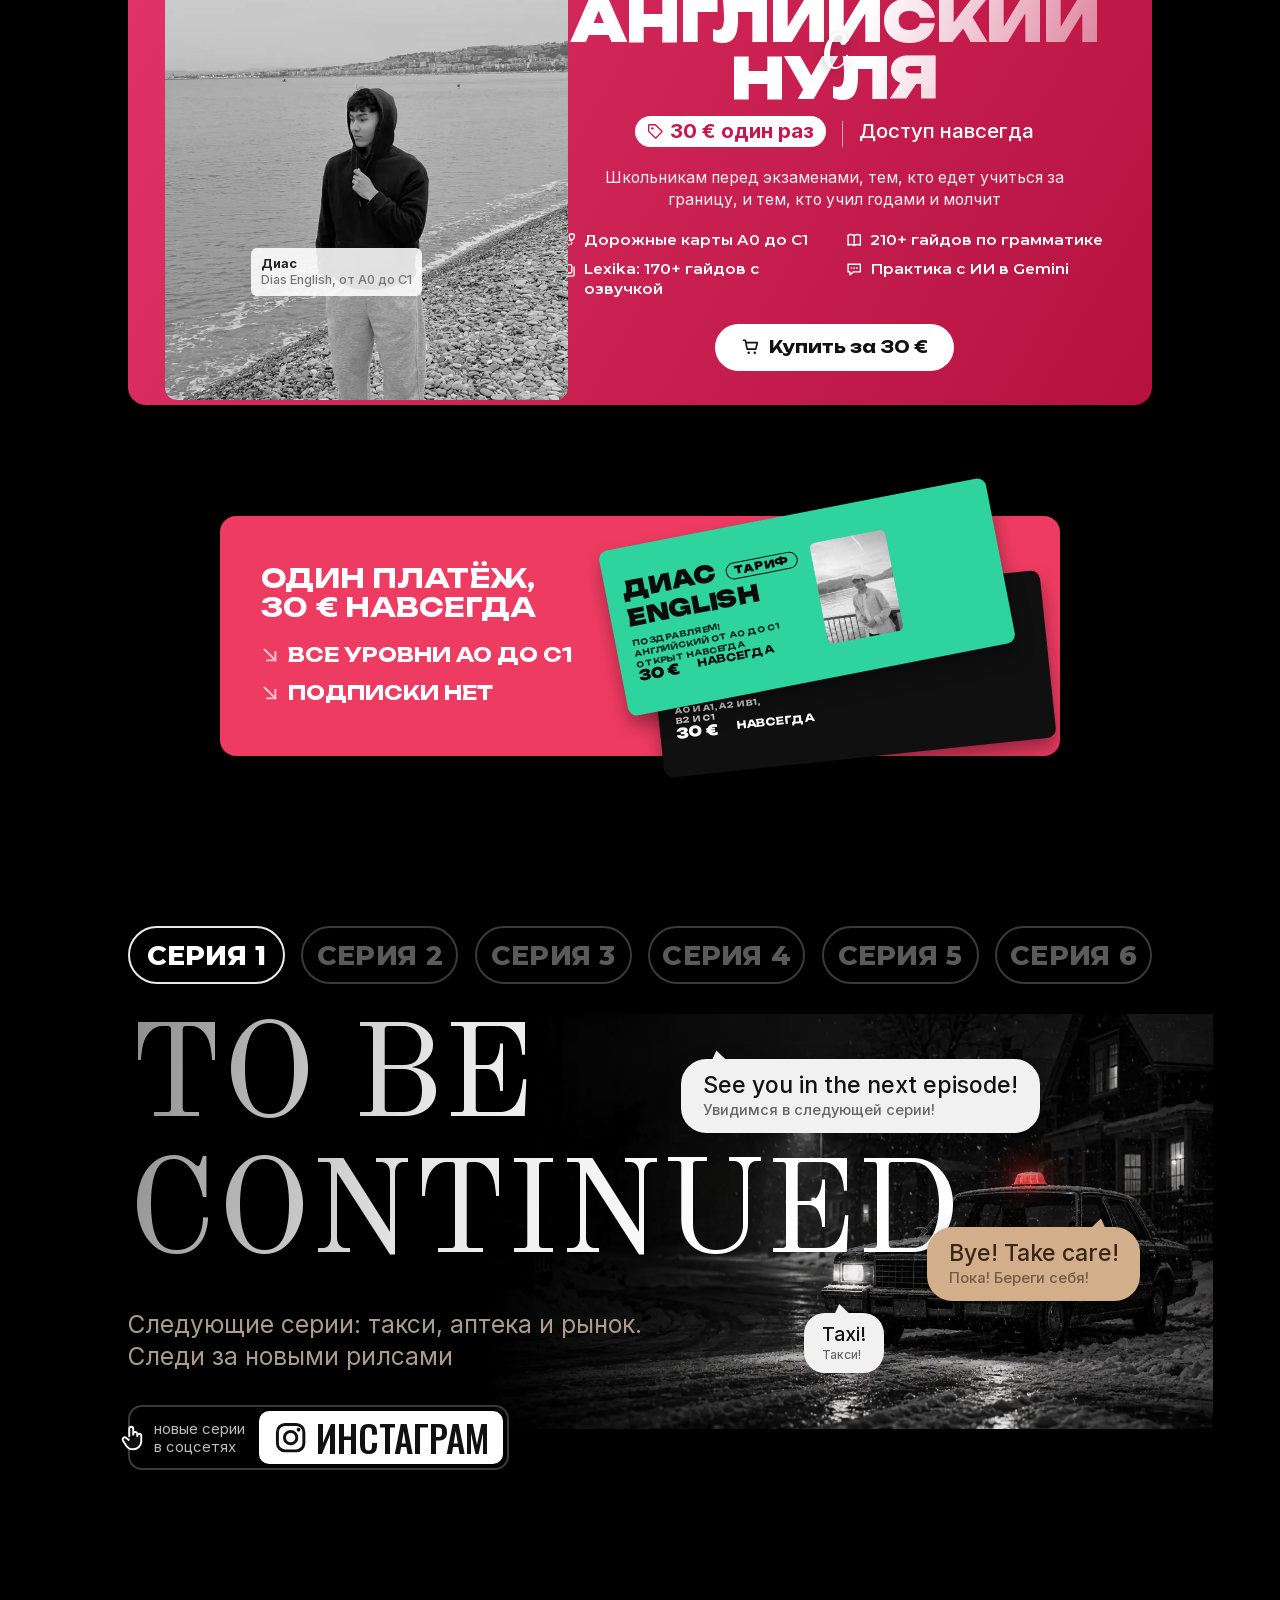
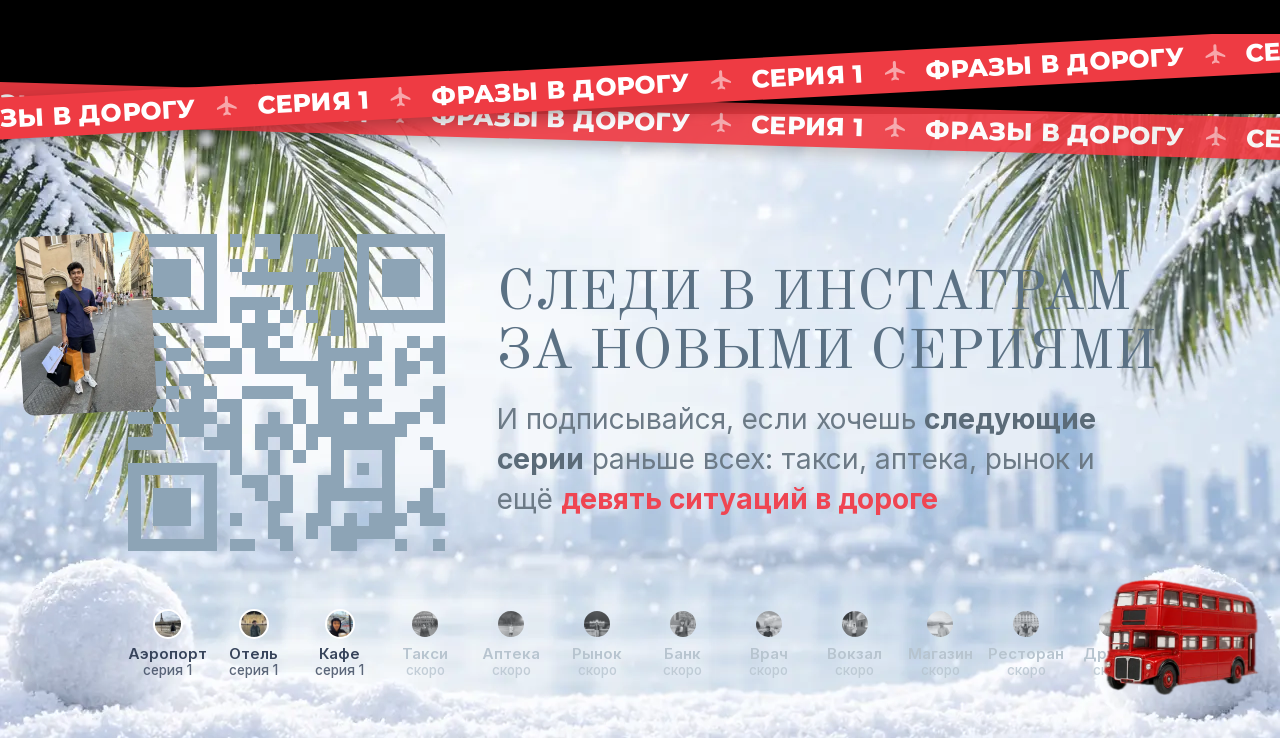
<file: en/lesson/index.html>
<!doctype html>
<html lang="ru"><head><meta charset="utf-8"><title>Один в поездке</title>
<meta http-equiv="refresh" content="0; url=../"><link rel="canonical" href="../">
<script>location.replace("../" + location.hash);</script></head>
<body style="background:#000;color:#fff;font:16px sans-serif;padding:24px"><a style="color:#fff" href="../">Открыть страницу</a></body></html>
</file>
<file: assets/fonts.css>
/* cyrillic-ext */
@font-face {
  font-family: 'Inter';
  font-style: normal;
  font-weight: 400;
  font-display: swap;
  src: url(fonts/Inter-n400-cyrillic-ext.woff2) format('woff2');
  unicode-range: U+0460-052F, U+1C80-1C8A, U+20B4, U+2DE0-2DFF, U+A640-A69F, U+FE2E-FE2F;
}
/* cyrillic */
@font-face {
  font-family: 'Inter';
  font-style: normal;
  font-weight: 400;
  font-display: swap;
  src: url(fonts/Inter-n400-cyrillic.woff2) format('woff2');
  unicode-range: U+0301, U+0400-045F, U+0490-0491, U+04B0-04B1, U+2116;
}
/* latin-ext */
@font-face {
  font-family: 'Inter';
  font-style: normal;
  font-weight: 400;
  font-display: swap;
  src: url(fonts/Inter-n400-latin-ext.woff2) format('woff2');
  unicode-range: U+0100-02BA, U+02BD-02C5, U+02C7-02CC, U+02CE-02D7, U+02DD-02FF, U+0304, U+0308, U+0329, U+1D00-1DBF, U+1E00-1E9F, U+1EF2-1EFF, U+2020, U+20A0-20AB, U+20AD-20C4, U+2113, U+2C60-2C7F, U+A720-A7FF;
}
/* latin */
@font-face {
  font-family: 'Inter';
  font-style: normal;
  font-weight: 400;
  font-display: swap;
  src: url(fonts/Inter-n400-latin.woff2) format('woff2');
  unicode-range: U+0000-00FF, U+0131, U+0152-0153, U+02BB-02BC, U+02C6, U+02DA, U+02DC, U+0304, U+0308, U+0329, U+2000-206F, U+20AC, U+2122, U+2191, U+2193, U+2212, U+2215, U+FEFF, U+FFFD;
}
/* cyrillic-ext */
@font-face {
  font-family: 'Inter';
  font-style: normal;
  font-weight: 500;
  font-display: swap;
  src: url(fonts/Inter-n400-cyrillic-ext.woff2) format('woff2');
  unicode-range: U+0460-052F, U+1C80-1C8A, U+20B4, U+2DE0-2DFF, U+A640-A69F, U+FE2E-FE2F;
}
/* cyrillic */
@font-face {
  font-family: 'Inter';
  font-style: normal;
  font-weight: 500;
  font-display: swap;
  src: url(fonts/Inter-n400-cyrillic.woff2) format('woff2');
  unicode-range: U+0301, U+0400-045F, U+0490-0491, U+04B0-04B1, U+2116;
}
/* latin-ext */
@font-face {
  font-family: 'Inter';
  font-style: normal;
  font-weight: 500;
  font-display: swap;
  src: url(fonts/Inter-n400-latin-ext.woff2) format('woff2');
  unicode-range: U+0100-02BA, U+02BD-02C5, U+02C7-02CC, U+02CE-02D7, U+02DD-02FF, U+0304, U+0308, U+0329, U+1D00-1DBF, U+1E00-1E9F, U+1EF2-1EFF, U+2020, U+20A0-20AB, U+20AD-20C4, U+2113, U+2C60-2C7F, U+A720-A7FF;
}
/* latin */
@font-face {
  font-family: 'Inter';
  font-style: normal;
  font-weight: 500;
  font-display: swap;
  src: url(fonts/Inter-n400-latin.woff2) format('woff2');
  unicode-range: U+0000-00FF, U+0131, U+0152-0153, U+02BB-02BC, U+02C6, U+02DA, U+02DC, U+0304, U+0308, U+0329, U+2000-206F, U+20AC, U+2122, U+2191, U+2193, U+2212, U+2215, U+FEFF, U+FFFD;
}
/* cyrillic-ext */
@font-face {
  font-family: 'Inter';
  font-style: normal;
  font-weight: 600;
  font-display: swap;
  src: url(fonts/Inter-n400-cyrillic-ext.woff2) format('woff2');
  unicode-range: U+0460-052F, U+1C80-1C8A, U+20B4, U+2DE0-2DFF, U+A640-A69F, U+FE2E-FE2F;
}
/* cyrillic */
@font-face {
  font-family: 'Inter';
  font-style: normal;
  font-weight: 600;
  font-display: swap;
  src: url(fonts/Inter-n400-cyrillic.woff2) format('woff2');
  unicode-range: U+0301, U+0400-045F, U+0490-0491, U+04B0-04B1, U+2116;
}
/* latin-ext */
@font-face {
  font-family: 'Inter';
  font-style: normal;
  font-weight: 600;
  font-display: swap;
  src: url(fonts/Inter-n400-latin-ext.woff2) format('woff2');
  unicode-range: U+0100-02BA, U+02BD-02C5, U+02C7-02CC, U+02CE-02D7, U+02DD-02FF, U+0304, U+0308, U+0329, U+1D00-1DBF, U+1E00-1E9F, U+1EF2-1EFF, U+2020, U+20A0-20AB, U+20AD-20C4, U+2113, U+2C60-2C7F, U+A720-A7FF;
}
/* latin */
@font-face {
  font-family: 'Inter';
  font-style: normal;
  font-weight: 600;
  font-display: swap;
  src: url(fonts/Inter-n400-latin.woff2) format('woff2');
  unicode-range: U+0000-00FF, U+0131, U+0152-0153, U+02BB-02BC, U+02C6, U+02DA, U+02DC, U+0304, U+0308, U+0329, U+2000-206F, U+20AC, U+2122, U+2191, U+2193, U+2212, U+2215, U+FEFF, U+FFFD;
}
/* cyrillic-ext */
@font-face {
  font-family: 'Inter';
  font-style: normal;
  font-weight: 700;
  font-display: swap;
  src: url(fonts/Inter-n400-cyrillic-ext.woff2) format('woff2');
  unicode-range: U+0460-052F, U+1C80-1C8A, U+20B4, U+2DE0-2DFF, U+A640-A69F, U+FE2E-FE2F;
}
/* cyrillic */
@font-face {
  font-family: 'Inter';
  font-style: normal;
  font-weight: 700;
  font-display: swap;
  src: url(fonts/Inter-n400-cyrillic.woff2) format('woff2');
  unicode-range: U+0301, U+0400-045F, U+0490-0491, U+04B0-04B1, U+2116;
}
/* latin-ext */
@font-face {
  font-family: 'Inter';
  font-style: normal;
  font-weight: 700;
  font-display: swap;
  src: url(fonts/Inter-n400-latin-ext.woff2) format('woff2');
  unicode-range: U+0100-02BA, U+02BD-02C5, U+02C7-02CC, U+02CE-02D7, U+02DD-02FF, U+0304, U+0308, U+0329, U+1D00-1DBF, U+1E00-1E9F, U+1EF2-1EFF, U+2020, U+20A0-20AB, U+20AD-20C4, U+2113, U+2C60-2C7F, U+A720-A7FF;
}
/* latin */
@font-face {
  font-family: 'Inter';
  font-style: normal;
  font-weight: 700;
  font-display: swap;
  src: url(fonts/Inter-n400-latin.woff2) format('woff2');
  unicode-range: U+0000-00FF, U+0131, U+0152-0153, U+02BB-02BC, U+02C6, U+02DA, U+02DC, U+0304, U+0308, U+0329, U+2000-206F, U+20AC, U+2122, U+2191, U+2193, U+2212, U+2215, U+FEFF, U+FFFD;
}
/* cyrillic-ext */
@font-face {
  font-family: 'Montserrat';
  font-style: normal;
  font-weight: 500;
  font-display: swap;
  src: url(fonts/Montserrat-n500-cyrillic-ext.woff2) format('woff2');
  unicode-range: U+0460-052F, U+1C80-1C8A, U+20B4, U+2DE0-2DFF, U+A640-A69F, U+FE2E-FE2F;
}
/* cyrillic */
@font-face {
  font-family: 'Montserrat';
  font-style: normal;
  font-weight: 500;
  font-display: swap;
  src: url(fonts/Montserrat-n500-cyrillic.woff2) format('woff2');
  unicode-range: U+0301, U+0400-045F, U+0490-0491, U+04B0-04B1, U+2116;
}
/* latin-ext */
@font-face {
  font-family: 'Montserrat';
  font-style: normal;
  font-weight: 500;
  font-display: swap;
  src: url(fonts/Montserrat-n500-latin-ext.woff2) format('woff2');
  unicode-range: U+0100-02BA, U+02BD-02C5, U+02C7-02CC, U+02CE-02D7, U+02DD-02FF, U+0304, U+0308, U+0329, U+1D00-1DBF, U+1E00-1E9F, U+1EF2-1EFF, U+2020, U+20A0-20AB, U+20AD-20C4, U+2113, U+2C60-2C7F, U+A720-A7FF;
}
/* latin */
@font-face {
  font-family: 'Montserrat';
  font-style: normal;
  font-weight: 500;
  font-display: swap;
  src: url(fonts/Montserrat-n500-latin.woff2) format('woff2');
  unicode-range: U+0000-00FF, U+0131, U+0152-0153, U+02BB-02BC, U+02C6, U+02DA, U+02DC, U+0304, U+0308, U+0329, U+2000-206F, U+20AC, U+2122, U+2191, U+2193, U+2212, U+2215, U+FEFF, U+FFFD;
}
/* cyrillic-ext */
@font-face {
  font-family: 'Montserrat';
  font-style: normal;
  font-weight: 600;
  font-display: swap;
  src: url(fonts/Montserrat-n500-cyrillic-ext.woff2) format('woff2');
  unicode-range: U+0460-052F, U+1C80-1C8A, U+20B4, U+2DE0-2DFF, U+A640-A69F, U+FE2E-FE2F;
}
/* cyrillic */
@font-face {
  font-family: 'Montserrat';
  font-style: normal;
  font-weight: 600;
  font-display: swap;
  src: url(fonts/Montserrat-n500-cyrillic.woff2) format('woff2');
  unicode-range: U+0301, U+0400-045F, U+0490-0491, U+04B0-04B1, U+2116;
}
/* latin-ext */
@font-face {
  font-family: 'Montserrat';
  font-style: normal;
  font-weight: 600;
  font-display: swap;
  src: url(fonts/Montserrat-n500-latin-ext.woff2) format('woff2');
  unicode-range: U+0100-02BA, U+02BD-02C5, U+02C7-02CC, U+02CE-02D7, U+02DD-02FF, U+0304, U+0308, U+0329, U+1D00-1DBF, U+1E00-1E9F, U+1EF2-1EFF, U+2020, U+20A0-20AB, U+20AD-20C4, U+2113, U+2C60-2C7F, U+A720-A7FF;
}
/* latin */
@font-face {
  font-family: 'Montserrat';
  font-style: normal;
  font-weight: 600;
  font-display: swap;
  src: url(fonts/Montserrat-n500-latin.woff2) format('woff2');
  unicode-range: U+0000-00FF, U+0131, U+0152-0153, U+02BB-02BC, U+02C6, U+02DA, U+02DC, U+0304, U+0308, U+0329, U+2000-206F, U+20AC, U+2122, U+2191, U+2193, U+2212, U+2215, U+FEFF, U+FFFD;
}
/* cyrillic-ext */
@font-face {
  font-family: 'Montserrat';
  font-style: normal;
  font-weight: 700;
  font-display: swap;
  src: url(fonts/Montserrat-n500-cyrillic-ext.woff2) format('woff2');
  unicode-range: U+0460-052F, U+1C80-1C8A, U+20B4, U+2DE0-2DFF, U+A640-A69F, U+FE2E-FE2F;
}
/* cyrillic */
@font-face {
  font-family: 'Montserrat';
  font-style: normal;
  font-weight: 700;
  font-display: swap;
  src: url(fonts/Montserrat-n500-cyrillic.woff2) format('woff2');
  unicode-range: U+0301, U+0400-045F, U+0490-0491, U+04B0-04B1, U+2116;
}
/* latin-ext */
@font-face {
  font-family: 'Montserrat';
  font-style: normal;
  font-weight: 700;
  font-display: swap;
  src: url(fonts/Montserrat-n500-latin-ext.woff2) format('woff2');
  unicode-range: U+0100-02BA, U+02BD-02C5, U+02C7-02CC, U+02CE-02D7, U+02DD-02FF, U+0304, U+0308, U+0329, U+1D00-1DBF, U+1E00-1E9F, U+1EF2-1EFF, U+2020, U+20A0-20AB, U+20AD-20C4, U+2113, U+2C60-2C7F, U+A720-A7FF;
}
/* latin */
@font-face {
  font-family: 'Montserrat';
  font-style: normal;
  font-weight: 700;
  font-display: swap;
  src: url(fonts/Montserrat-n500-latin.woff2) format('woff2');
  unicode-range: U+0000-00FF, U+0131, U+0152-0153, U+02BB-02BC, U+02C6, U+02DA, U+02DC, U+0304, U+0308, U+0329, U+2000-206F, U+20AC, U+2122, U+2191, U+2193, U+2212, U+2215, U+FEFF, U+FFFD;
}
/* cyrillic-ext */
@font-face {
  font-family: 'Montserrat';
  font-style: normal;
  font-weight: 800;
  font-display: swap;
  src: url(fonts/Montserrat-n500-cyrillic-ext.woff2) format('woff2');
  unicode-range: U+0460-052F, U+1C80-1C8A, U+20B4, U+2DE0-2DFF, U+A640-A69F, U+FE2E-FE2F;
}
/* cyrillic */
@font-face {
  font-family: 'Montserrat';
  font-style: normal;
  font-weight: 800;
  font-display: swap;
  src: url(fonts/Montserrat-n500-cyrillic.woff2) format('woff2');
  unicode-range: U+0301, U+0400-045F, U+0490-0491, U+04B0-04B1, U+2116;
}
/* latin-ext */
@font-face {
  font-family: 'Montserrat';
  font-style: normal;
  font-weight: 800;
  font-display: swap;
  src: url(fonts/Montserrat-n500-latin-ext.woff2) format('woff2');
  unicode-range: U+0100-02BA, U+02BD-02C5, U+02C7-02CC, U+02CE-02D7, U+02DD-02FF, U+0304, U+0308, U+0329, U+1D00-1DBF, U+1E00-1E9F, U+1EF2-1EFF, U+2020, U+20A0-20AB, U+20AD-20C4, U+2113, U+2C60-2C7F, U+A720-A7FF;
}
/* latin */
@font-face {
  font-family: 'Montserrat';
  font-style: normal;
  font-weight: 800;
  font-display: swap;
  src: url(fonts/Montserrat-n500-latin.woff2) format('woff2');
  unicode-range: U+0000-00FF, U+0131, U+0152-0153, U+02BB-02BC, U+02C6, U+02DA, U+02DC, U+0304, U+0308, U+0329, U+2000-206F, U+20AC, U+2122, U+2191, U+2193, U+2212, U+2215, U+FEFF, U+FFFD;
}
/* cyrillic-ext */
@font-face {
  font-family: 'Old Standard TT';
  font-style: italic;
  font-weight: 400;
  font-display: swap;
  src: url(fonts/OldStandardTT-i400-cyrillic-ext.woff2) format('woff2');
  unicode-range: U+0460-052F, U+1C80-1C8A, U+20B4, U+2DE0-2DFF, U+A640-A69F, U+FE2E-FE2F;
}
/* cyrillic */
@font-face {
  font-family: 'Old Standard TT';
  font-style: italic;
  font-weight: 400;
  font-display: swap;
  src: url(fonts/OldStandardTT-i400-cyrillic.woff2) format('woff2');
  unicode-range: U+0301, U+0400-045F, U+0490-0491, U+04B0-04B1, U+2116;
}
/* latin-ext */
@font-face {
  font-family: 'Old Standard TT';
  font-style: italic;
  font-weight: 400;
  font-display: swap;
  src: url(fonts/OldStandardTT-i400-latin-ext.woff2) format('woff2');
  unicode-range: U+0100-02BA, U+02BD-02C5, U+02C7-02CC, U+02CE-02D7, U+02DD-02FF, U+0304, U+0308, U+0329, U+1D00-1DBF, U+1E00-1E9F, U+1EF2-1EFF, U+2020, U+20A0-20AB, U+20AD-20C4, U+2113, U+2C60-2C7F, U+A720-A7FF;
}
/* latin */
@font-face {
  font-family: 'Old Standard TT';
  font-style: italic;
  font-weight: 400;
  font-display: swap;
  src: url(fonts/OldStandardTT-i400-latin.woff2) format('woff2');
  unicode-range: U+0000-00FF, U+0131, U+0152-0153, U+02BB-02BC, U+02C6, U+02DA, U+02DC, U+0304, U+0308, U+0329, U+2000-206F, U+20AC, U+2122, U+2191, U+2193, U+2212, U+2215, U+FEFF, U+FFFD;
}
/* cyrillic-ext */
@font-face {
  font-family: 'Old Standard TT';
  font-style: normal;
  font-weight: 400;
  font-display: swap;
  src: url(fonts/OldStandardTT-n400-cyrillic-ext.woff2) format('woff2');
  unicode-range: U+0460-052F, U+1C80-1C8A, U+20B4, U+2DE0-2DFF, U+A640-A69F, U+FE2E-FE2F;
}
/* cyrillic */
@font-face {
  font-family: 'Old Standard TT';
  font-style: normal;
  font-weight: 400;
  font-display: swap;
  src: url(fonts/OldStandardTT-n400-cyrillic.woff2) format('woff2');
  unicode-range: U+0301, U+0400-045F, U+0490-0491, U+04B0-04B1, U+2116;
}
/* latin-ext */
@font-face {
  font-family: 'Old Standard TT';
  font-style: normal;
  font-weight: 400;
  font-display: swap;
  src: url(fonts/OldStandardTT-n400-latin-ext.woff2) format('woff2');
  unicode-range: U+0100-02BA, U+02BD-02C5, U+02C7-02CC, U+02CE-02D7, U+02DD-02FF, U+0304, U+0308, U+0329, U+1D00-1DBF, U+1E00-1E9F, U+1EF2-1EFF, U+2020, U+20A0-20AB, U+20AD-20C4, U+2113, U+2C60-2C7F, U+A720-A7FF;
}
/* latin */
@font-face {
  font-family: 'Old Standard TT';
  font-style: normal;
  font-weight: 400;
  font-display: swap;
  src: url(fonts/OldStandardTT-n400-latin.woff2) format('woff2');
  unicode-range: U+0000-00FF, U+0131, U+0152-0153, U+02BB-02BC, U+02C6, U+02DA, U+02DC, U+0304, U+0308, U+0329, U+2000-206F, U+20AC, U+2122, U+2191, U+2193, U+2212, U+2215, U+FEFF, U+FFFD;
}
/* cyrillic-ext */
@font-face {
  font-family: 'Old Standard TT';
  font-style: normal;
  font-weight: 700;
  font-display: swap;
  src: url(fonts/OldStandardTT-n700-cyrillic-ext.woff2) format('woff2');
  unicode-range: U+0460-052F, U+1C80-1C8A, U+20B4, U+2DE0-2DFF, U+A640-A69F, U+FE2E-FE2F;
}
/* cyrillic */
@font-face {
  font-family: 'Old Standard TT';
  font-style: normal;
  font-weight: 700;
  font-display: swap;
  src: url(fonts/OldStandardTT-n700-cyrillic.woff2) format('woff2');
  unicode-range: U+0301, U+0400-045F, U+0490-0491, U+04B0-04B1, U+2116;
}
/* latin-ext */
@font-face {
  font-family: 'Old Standard TT';
  font-style: normal;
  font-weight: 700;
  font-display: swap;
  src: url(fonts/OldStandardTT-n700-latin-ext.woff2) format('woff2');
  unicode-range: U+0100-02BA, U+02BD-02C5, U+02C7-02CC, U+02CE-02D7, U+02DD-02FF, U+0304, U+0308, U+0329, U+1D00-1DBF, U+1E00-1E9F, U+1EF2-1EFF, U+2020, U+20A0-20AB, U+20AD-20C4, U+2113, U+2C60-2C7F, U+A720-A7FF;
}
/* latin */
@font-face {
  font-family: 'Old Standard TT';
  font-style: normal;
  font-weight: 700;
  font-display: swap;
  src: url(fonts/OldStandardTT-n700-latin.woff2) format('woff2');
  unicode-range: U+0000-00FF, U+0131, U+0152-0153, U+02BB-02BC, U+02C6, U+02DA, U+02DC, U+0304, U+0308, U+0329, U+2000-206F, U+20AC, U+2122, U+2191, U+2193, U+2212, U+2215, U+FEFF, U+FFFD;
}
/* cyrillic-ext */
@font-face {
  font-family: 'Oswald';
  font-style: normal;
  font-weight: 500;
  font-display: swap;
  src: url(fonts/Oswald-n500-cyrillic-ext.woff2) format('woff2');
  unicode-range: U+0460-052F, U+1C80-1C8A, U+20B4, U+2DE0-2DFF, U+A640-A69F, U+FE2E-FE2F;
}
/* cyrillic */
@font-face {
  font-family: 'Oswald';
  font-style: normal;
  font-weight: 500;
  font-display: swap;
  src: url(fonts/Oswald-n500-cyrillic.woff2) format('woff2');
  unicode-range: U+0301, U+0400-045F, U+0490-0491, U+04B0-04B1, U+2116;
}
/* latin-ext */
@font-face {
  font-family: 'Oswald';
  font-style: normal;
  font-weight: 500;
  font-display: swap;
  src: url(fonts/Oswald-n500-latin-ext.woff2) format('woff2');
  unicode-range: U+0100-02BA, U+02BD-02C5, U+02C7-02CC, U+02CE-02D7, U+02DD-02FF, U+0304, U+0308, U+0329, U+1D00-1DBF, U+1E00-1E9F, U+1EF2-1EFF, U+2020, U+20A0-20AB, U+20AD-20C4, U+2113, U+2C60-2C7F, U+A720-A7FF;
}
/* latin */
@font-face {
  font-family: 'Oswald';
  font-style: normal;
  font-weight: 500;
  font-display: swap;
  src: url(fonts/Oswald-n500-latin.woff2) format('woff2');
  unicode-range: U+0000-00FF, U+0131, U+0152-0153, U+02BB-02BC, U+02C6, U+02DA, U+02DC, U+0304, U+0308, U+0329, U+2000-206F, U+20AC, U+2122, U+2191, U+2193, U+2212, U+2215, U+FEFF, U+FFFD;
}
/* cyrillic-ext */
@font-face {
  font-family: 'Oswald';
  font-style: normal;
  font-weight: 600;
  font-display: swap;
  src: url(fonts/Oswald-n500-cyrillic-ext.woff2) format('woff2');
  unicode-range: U+0460-052F, U+1C80-1C8A, U+20B4, U+2DE0-2DFF, U+A640-A69F, U+FE2E-FE2F;
}
/* cyrillic */
@font-face {
  font-family: 'Oswald';
  font-style: normal;
  font-weight: 600;
  font-display: swap;
  src: url(fonts/Oswald-n500-cyrillic.woff2) format('woff2');
  unicode-range: U+0301, U+0400-045F, U+0490-0491, U+04B0-04B1, U+2116;
}
/* latin-ext */
@font-face {
  font-family: 'Oswald';
  font-style: normal;
  font-weight: 600;
  font-display: swap;
  src: url(fonts/Oswald-n500-latin-ext.woff2) format('woff2');
  unicode-range: U+0100-02BA, U+02BD-02C5, U+02C7-02CC, U+02CE-02D7, U+02DD-02FF, U+0304, U+0308, U+0329, U+1D00-1DBF, U+1E00-1E9F, U+1EF2-1EFF, U+2020, U+20A0-20AB, U+20AD-20C4, U+2113, U+2C60-2C7F, U+A720-A7FF;
}
/* latin */
@font-face {
  font-family: 'Oswald';
  font-style: normal;
  font-weight: 600;
  font-display: swap;
  src: url(fonts/Oswald-n500-latin.woff2) format('woff2');
  unicode-range: U+0000-00FF, U+0131, U+0152-0153, U+02BB-02BC, U+02C6, U+02DA, U+02DC, U+0304, U+0308, U+0329, U+2000-206F, U+20AC, U+2122, U+2191, U+2193, U+2212, U+2215, U+FEFF, U+FFFD;
}
/* cyrillic-ext */
@font-face {
  font-family: 'Unbounded';
  font-style: normal;
  font-weight: 500;
  font-display: swap;
  src: url(fonts/Unbounded-n500-cyrillic-ext.woff2) format('woff2');
  unicode-range: U+0460-052F, U+1C80-1C8A, U+20B4, U+2DE0-2DFF, U+A640-A69F, U+FE2E-FE2F;
}
/* cyrillic */
@font-face {
  font-family: 'Unbounded';
  font-style: normal;
  font-weight: 500;
  font-display: swap;
  src: url(fonts/Unbounded-n500-cyrillic.woff2) format('woff2');
  unicode-range: U+0301, U+0400-045F, U+0490-0491, U+04B0-04B1, U+2116;
}
/* latin-ext */
@font-face {
  font-family: 'Unbounded';
  font-style: normal;
  font-weight: 500;
  font-display: swap;
  src: url(fonts/Unbounded-n500-latin-ext.woff2) format('woff2');
  unicode-range: U+0100-02BA, U+02BD-02C5, U+02C7-02CC, U+02CE-02D7, U+02DD-02FF, U+0304, U+0308, U+0329, U+1D00-1DBF, U+1E00-1E9F, U+1EF2-1EFF, U+2020, U+20A0-20AB, U+20AD-20C4, U+2113, U+2C60-2C7F, U+A720-A7FF;
}
/* latin */
@font-face {
  font-family: 'Unbounded';
  font-style: normal;
  font-weight: 500;
  font-display: swap;
  src: url(fonts/Unbounded-n500-latin.woff2) format('woff2');
  unicode-range: U+0000-00FF, U+0131, U+0152-0153, U+02BB-02BC, U+02C6, U+02DA, U+02DC, U+0304, U+0308, U+0329, U+2000-206F, U+20AC, U+2122, U+2191, U+2193, U+2212, U+2215, U+FEFF, U+FFFD;
}
/* cyrillic-ext */
@font-face {
  font-family: 'Unbounded';
  font-style: normal;
  font-weight: 700;
  font-display: swap;
  src: url(fonts/Unbounded-n500-cyrillic-ext.woff2) format('woff2');
  unicode-range: U+0460-052F, U+1C80-1C8A, U+20B4, U+2DE0-2DFF, U+A640-A69F, U+FE2E-FE2F;
}
/* cyrillic */
@font-face {
  font-family: 'Unbounded';
  font-style: normal;
  font-weight: 700;
  font-display: swap;
  src: url(fonts/Unbounded-n500-cyrillic.woff2) format('woff2');
  unicode-range: U+0301, U+0400-045F, U+0490-0491, U+04B0-04B1, U+2116;
}
/* latin-ext */
@font-face {
  font-family: 'Unbounded';
  font-style: normal;
  font-weight: 700;
  font-display: swap;
  src: url(fonts/Unbounded-n500-latin-ext.woff2) format('woff2');
  unicode-range: U+0100-02BA, U+02BD-02C5, U+02C7-02CC, U+02CE-02D7, U+02DD-02FF, U+0304, U+0308, U+0329, U+1D00-1DBF, U+1E00-1E9F, U+1EF2-1EFF, U+2020, U+20A0-20AB, U+20AD-20C4, U+2113, U+2C60-2C7F, U+A720-A7FF;
}
/* latin */
@font-face {
  font-family: 'Unbounded';
  font-style: normal;
  font-weight: 700;
  font-display: swap;
  src: url(fonts/Unbounded-n500-latin.woff2) format('woff2');
  unicode-range: U+0000-00FF, U+0131, U+0152-0153, U+02BB-02BC, U+02C6, U+02DA, U+02DC, U+0304, U+0308, U+0329, U+2000-206F, U+20AC, U+2122, U+2191, U+2193, U+2212, U+2215, U+FEFF, U+FFFD;
}
/* cyrillic-ext */
@font-face {
  font-family: 'Unbounded';
  font-style: normal;
  font-weight: 900;
  font-display: swap;
  src: url(fonts/Unbounded-n500-cyrillic-ext.woff2) format('woff2');
  unicode-range: U+0460-052F, U+1C80-1C8A, U+20B4, U+2DE0-2DFF, U+A640-A69F, U+FE2E-FE2F;
}
/* cyrillic */
@font-face {
  font-family: 'Unbounded';
  font-style: normal;
  font-weight: 900;
  font-display: swap;
  src: url(fonts/Unbounded-n500-cyrillic.woff2) format('woff2');
  unicode-range: U+0301, U+0400-045F, U+0490-0491, U+04B0-04B1, U+2116;
}
/* latin-ext */
@font-face {
  font-family: 'Unbounded';
  font-style: normal;
  font-weight: 900;
  font-display: swap;
  src: url(fonts/Unbounded-n500-latin-ext.woff2) format('woff2');
  unicode-range: U+0100-02BA, U+02BD-02C5, U+02C7-02CC, U+02CE-02D7, U+02DD-02FF, U+0304, U+0308, U+0329, U+1D00-1DBF, U+1E00-1E9F, U+1EF2-1EFF, U+2020, U+20A0-20AB, U+20AD-20C4, U+2113, U+2C60-2C7F, U+A720-A7FF;
}
/* latin */
@font-face {
  font-family: 'Unbounded';
  font-style: normal;
  font-weight: 900;
  font-display: swap;
  src: url(fonts/Unbounded-n500-latin.woff2) format('woff2');
  unicode-range: U+0000-00FF, U+0131, U+0152-0153, U+02BB-02BC, U+02C6, U+02DA, U+02DC, U+0304, U+0308, U+0329, U+2000-206F, U+20AC, U+2122, U+2191, U+2193, U+2212, U+2215, U+FEFF, U+FFFD;
}
</file>
<file: assets/style.css>
/* Сайт №04. Все цвета и шрифты здесь, в :root */
:root {
  --bg: #000;
  --ink: #fff;
  --muted: #8d8d8d;
  --navy: #1c2347;          /* заголовок первого экрана */
  --steel: #6f8ea6;         /* подзаголовок, QR */
  --steel-dark: #5b7184;    /* заголовок в подвале */
  --badge-bg: #f4e4ae;
  --badge-ink: #8a6a2b;
  --card-bg: rgba(122, 150, 172, .62);
  --note: #2b4a78;
  --tape: #ee3b43;
  --bubble: #f1f1f1;
  --bubble-ink: #121212;
  --bubble-tr: #d2ae8b;     /* бежевое облачко: турецкий */
  --bubble-tr-ink: #3a2717;
  --accent: #e8c29a;        /* выделение в подписях комикса */
  --green: #2fd39e;
  --green-deep: #0f8f68;
  --green-card: #1f9f78;
  --pink: #ff3f7c;
  --pink-deep: #c8164c;
  --pink-box: #ee3b62;
  --wrap: 1024px;
  --wide: 1214px;
  --serif: 'Old Standard TT', 'Times New Roman', serif;
  --sans: 'Inter', system-ui, -apple-system, sans-serif;
  --wide-font: 'Unbounded', 'Inter', sans-serif;
  --pill-font: 'Montserrat', 'Inter', sans-serif;
  --cond: 'Oswald', 'Inter', sans-serif;
  --ease: cubic-bezier(.22, .61, .36, 1);
}

*, *::before, *::after { box-sizing: border-box; }
html { -webkit-text-size-adjust: 100%; }
body {
  margin: 0; background: var(--bg); color: var(--ink);
  font-family: var(--sans); font-size: 17px; line-height: 1.4;
  overflow-x: hidden;
  hyphens: auto; -webkit-hyphens: auto; overflow-wrap: break-word;
}
img { display: block; max-width: 100%; height: auto; }
figure { margin: 0; }
h1, h2, h3, .bubble, .tab, .ticket__name { hyphens: manual; -webkit-hyphens: manual; }
a { color: inherit; text-decoration: none; }
a:hover { text-decoration: none; }
b, strong { font-weight: 700; }
.wrap { width: min(var(--wrap), calc(100% - 48px)); margin-inline: auto; }
.wide { width: min(var(--wide), calc(100% - 32px)); margin-inline: auto; }
.sr { position: absolute; width: 1px; height: 1px; overflow: hidden; clip: rect(0 0 0 0); }
.nb { white-space: nowrap; }
.ic { width: 1em; height: 1em; display: inline-block; vertical-align: -0.12em; flex: none; }

/* Снег поверх страницы */
#snow { position: fixed; inset: 0; width: 100%; height: 100%; pointer-events: none; z-index: 40; }

/* Появление при прокрутке */

/* ---------- Первый экран ---------- */
.hero { position: relative; color: var(--navy); background: #eef3f7; overflow: hidden; container-type: inline-size; }
.hero__stage { position: relative; aspect-ratio: 1400 / 783; }
.hero__bg { position: absolute; inset: 0; width: 100%; height: 100%; object-fit: cover; }
.hero__topline { position: absolute; top: 2.6%; left: 9%; right: 9%; display: flex; justify-content: space-between;
  font: 500 .72cqw/1 var(--sans); letter-spacing: .55em; color: #8ea2b4; text-transform: uppercase; }
.eps { position: absolute; top: 7.2%; left: 8.4%; right: 8.4%; display: grid; grid-template-columns: repeat(12, 1fr); gap: .4cqw; }
.ep { display: flex; flex-direction: column; align-items: center; text-align: center; color: #b7c4cf;
  font: 600 1.02cqw/1.15 var(--sans); hyphens: manual; transition: color .3s var(--ease), transform .3s var(--ease); }
.ep img { width: 1.55cqw; height: 1.55cqw; border-radius: 50%; object-fit: cover; margin-bottom: .55cqw; filter: grayscale(1); opacity: .75; transition: filter .3s, opacity .3s; }
.ep.is-on { color: #36435a; }
.ep.is-on img { filter: none; opacity: 1; box-shadow: 0 0 0 2px #fff; }
.ep small { font-weight: 500; font-size: .9em; opacity: .8; display: block; }
a.ep:hover, span.ep:hover { color: var(--navy); transform: translateY(-2px); }
.ep:hover img { filter: none; opacity: 1; }

.hero__qr { position: absolute; left: 8.8%; top: 22%; width: 32%; aspect-ratio: 1; color: #8da4b6; transition: transform .4s var(--ease); }
.hero__qr svg { width: 100%; height: 100%; display: block; }
.hero__qr:hover { transform: scale(1.015); }
.hero__handle { position: absolute; left: 8.6%; top: 82.5%; display: flex; align-items: center; gap: .6cqw;
  font: 500 3.3cqw/1 var(--cond); color: #10131c; letter-spacing: .01em; transition: opacity .3s; }
.hero__handle .ic { width: 2.9cqw; height: 2.9cqw; }
.hero__handle:hover { opacity: .7; }

.hero__peek { position: absolute; pointer-events: none; }
.hero__peek--l { left: .6%; top: 34%; width: 7.6%; border-radius: .8cqw; transform: rotate(-4deg); }
.hero__peek--r { right: .8%; top: 54%; width: 8%; border-radius: .8cqw; transform: rotate(4deg); }

.hero__person { position: absolute; left: 39.5%; top: 25%; width: 18.5%; border-radius: 1.1cqw; }
.hero__heart { position: absolute; left: 47.6%; top: 24.5%; width: 3.6%; }
.hero__paper { position: absolute; left: 27.5%; top: 69%; width: 40%; transform: rotate(-3deg); z-index: 3; }
.hero__obj-top { position: absolute; left: 53%; top: 15%; width: 5.6%; transform: rotate(-14deg); z-index: 2; }
.hero__obj-bottom { position: absolute; left: 27%; top: 84%; width: 13%; transform: rotate(24deg); z-index: 4; }

.hero__title { position: absolute; left: 59%; top: 19.5%; width: 34%; white-space: nowrap; margin: 0; font: 400 8cqw/.88 var(--serif); color: var(--navy); letter-spacing: -.01em; }
.hero__title span { display: block; }
.hero__title .t1 { padding-left: 2.2cqw; }
.hero__title em { position: absolute; right: 2%; top: 8%; font: italic 400 6.2cqw/1 var(--serif); color: #a9b98e; opacity: .85; }
.hero__sub { position: absolute; left: 59%; width: 34%; top: 46%; text-align: center; white-space: nowrap; font: 500 1.36cqw/1.5 var(--sans); letter-spacing: .3em; color: var(--steel); margin: 0; }
.hero__badge { position: absolute; left: 75.45%; transform: translateX(-50%); white-space: nowrap; top: 56.4%; z-index: 2; background: var(--badge-bg); color: var(--badge-ink);
  font: 600 .92cqw/1 var(--sans); letter-spacing: .04em; text-align: center; padding: .55cqw 1cqw; border-radius: .35cqw; }
.hero__card { position: absolute; left: 60.3%; width: 30.3%; top: 57.8%; height: 15.6%; background: var(--card-bg); color: #fff;
  border-radius: 1.1cqw; display: flex; align-items: flex-start; justify-content: center; text-align: center; padding: 2.7cqw 2.2cqw 1.6cqw; height: auto !important;
  font: 400 1.5cqw/1.3 var(--sans); margin: 0; hyphens: manual; }
.hero__card b { font-weight: 700; }
.hero__note { position: absolute; left: 69%; top: 80.6%; width: 30%; margin: 0; font: 700 1.48cqw/1.25 var(--sans); letter-spacing: .03em; color: var(--note); }
.hero__note small { display: block; margin-top: .45cqw; font: 400 1.05cqw/1.35 var(--sans); letter-spacing: 0; color: #6a7c8c; }

.ticker { position: relative; overflow: hidden; background: var(--tape); color: #fff; white-space: nowrap; }
.ticker__track { display: inline-flex; animation: tick 38s linear infinite; }
.ticker__item { display: inline-flex; align-items: center; gap: .7em; padding-right: .7em; font: 800 1em/1 var(--pill-font); letter-spacing: .01em; }
.ticker__item .ic { width: 1.05em; height: 1.05em; opacity: .55; }
@keyframes tick { to { transform: translateX(-50%); } }
.hero__ticker { position: absolute; left: 0; right: 0; bottom: 0; height: 7%; font-size: 1.95cqw; display: flex; align-items: center; z-index: 1; }

/* ---------- Вкладки серий ---------- */
.tabs { display: grid; grid-template-columns: repeat(6, 1fr); gap: 1.6%; padding-top: 40px; }
.tab { display: flex; align-items: center; justify-content: center; height: 58px; border-radius: 40px; border: 2px solid #3a3a3a;
  font: 800 clamp(15px, 2.15vw, 27px)/1 var(--pill-font); color: #5a5a5a; letter-spacing: .01em; transition: color .3s, border-color .3s, transform .3s var(--ease); }
.tab.is-current { border-color: #e9e9e9; color: #fff; }
.tab:hover { border-color: #bdbdbd; color: #e8e8e8; transform: translateY(-2px); }

/* ---------- Комикс ---------- */
.comic { padding: 36px 0 0; }
.comic--space { padding-top: 100px; }
.comic__title { margin: 22px 0 34px; white-space: nowrap; font: 400 clamp(34px, 8.2vw, 116px)/.95 var(--serif); text-align: center; letter-spacing: -.01em;
  background: linear-gradient(100deg, #8c8c8c 0%, #e4e4e4 26%, #fff 55%, #fff 100%); -webkit-background-clip: text; background-clip: text; color: transparent; }
.crow { --slant: 26px; --gap: 16px; display: flex; margin-bottom: 18px; aspect-ratio: var(--ar); }
.panel { position: relative; overflow: hidden; background: #111; container-type: inline-size; }
.panel + .panel { margin-left: calc(var(--gap) - var(--slant)); }
.crow > .panel:first-child:not(:last-child) { clip-path: polygon(0 0, 100% 0, calc(100% - var(--slant)) 100%, 0 100%); }
.crow > .panel:not(:first-child):not(:last-child) { clip-path: polygon(var(--slant) 0, 100% 0, calc(100% - var(--slant)) 100%, 0 100%); }
.crow > .panel:last-child:not(:first-child) { clip-path: polygon(var(--slant) 0, 100% 0, 100% 100%, 0 100%); }
.panel > img { width: 100%; height: 100%; object-fit: cover; transition: transform 1.2s var(--ease); }
.panel.is-color > img { filter: saturate(.9); }
.cap { position: absolute; top: 50%; transform: translateY(-50%); max-width: max(48%, 15em); hyphens: manual; margin: 0; z-index: 2;
  font: 500 clamp(15px, 1.95vw, 25px)/1.25 var(--sans); color: #fff; text-shadow: 0 1px 12px rgba(0,0,0,.55); }
.cap--left { left: 6%; }
.cap--right { right: 5%; }
.cap--bottom { top: auto; bottom: 10%; transform: none; }
.cap--top { top: 27%; max-width: 46%; }
.cap b { color: var(--accent); }
.cap--green b { color: var(--green); }
.barcode { position: absolute; left: 7%; bottom: 8%; width: 27%; z-index: 2; color: #fff; text-align: center; }
.barcode span { display: block; font: 500 clamp(10px, 1.45vw, 18px)/1 'Courier New', monospace; letter-spacing: .14em; margin-bottom: 8px; }
.barcode svg { width: 100%; height: auto; display: block; }
.mark { position: absolute; left: 22%; top: 30%; font: 400 clamp(36px, 6vw, 70px)/1 var(--sans); color: var(--bubble-tr); z-index: 2; }

.bubble { position: absolute; z-index: 3; width: max-content; max-width: 74%; padding: .5em .95em .55em; border-radius: 1.1em; background: var(--bubble); color: var(--bubble-ink);
  font: 500 clamp(14px, 1.82vw, 23px)/1.22 var(--sans); box-shadow: 0 6px 20px rgba(0,0,0,.25); hyphens: manual; }
.bubble::before { content: ''; position: absolute; top: -9px; left: 30px; width: 18px; height: 12px; background: inherit; clip-path: polygon(0 100%, 100% 100%, 30% 0); }
.bubble--tr { background: var(--bubble-tr); color: var(--bubble-tr-ink); }
.bubble--tr::before { left: auto; right: 34px; clip-path: polygon(0 100%, 100% 100%, 70% 0); }
.bubble small { display: block; font-size: .64em; font-weight: 500; opacity: .62; margin-top: .2em; }
.bubble--small { font-size: clamp(13px, 1.5vw, 19px); }
.bubble--big { font-size: clamp(20px, 3vw, 38px); padding: .35em .8em .45em; }

/* ---------- Сцена с домом ---------- */
.scene { position: relative; margin-top: -40px; }
.scene__img { width: 100%; aspect-ratio: 1280 / 720; object-fit: cover;
  -webkit-mask-image: linear-gradient(to bottom, transparent 0, #000 16%, #000 84%, transparent 100%);
  mask-image: linear-gradient(to bottom, transparent 0, #000 16%, #000 84%, transparent 100%); }
.scene__fig { position: absolute; bottom: 9%; }
.scene .bubble { max-width: 34%; }

/* ---------- Реклама: поиск ---------- */
.search { padding: 150px 0 40px; position: relative; }
.search__lead { font: 500 clamp(18px, 2.2vw, 28px)/1.3 var(--sans); margin: 0 0 44px; max-width: 64%; }
.search__lead b { color: var(--green); }
.search__row { position: relative; z-index: 1; display: flex; align-items: center; gap: 24px; }
.search__bar { flex: 1; min-width: 0; max-width: 72%; display: flex; align-items: center; gap: 14px; height: 60px; padding: 0 20px; border-radius: 16px;
  background: #1c1c1e; border: 2px solid #4a4a4c; font: 500 clamp(15px, 1.9vw, 24px)/1 var(--sans); color: #fff; }
.search__bar .q { white-space: nowrap; overflow: hidden; text-overflow: ellipsis; }
.search__bar .caret { width: 2px; height: 1.1em; background: #fff; animation: blink 1s steps(2) infinite; }
.search__bar .eng { color: #8b8b8b; white-space: nowrap; }
.search__bar .tools { margin-left: auto; display: flex; gap: 14px; color: #bbb; }
@keyframes blink { 50% { opacity: 0; } }
.search__user { display: flex; align-items: center; gap: 12px; position: relative; z-index: 2; }
.search__user img { width: 54px; height: 54px; border-radius: 50%; object-fit: cover; border: 2px solid #555; }
.search__user b { display: block; font-size: 19px; }
.search__user span { color: #8b8b8b; font-size: 17px; }
.search__ad { display: inline-flex; align-items: baseline; flex-wrap: wrap; gap: 8px; margin-top: 26px; font: 500 clamp(15px, 1.85vw, 23px)/1.3 var(--sans); color: #e9e9e9; transition: color .3s; position: relative; z-index: 2; }
.search__ad .ad-lbl { color: #ff5a64; background: #3a0d12; padding: 2px 8px; border-radius: 4px; }
.search__ad b { color: #fff; }
.search__ad:hover { color: #fff; }
.search__ad:hover b { color: var(--green); }
.search__note { display: block; margin: 8px 0 0 7.5em; font-size: clamp(12px, 1.2vw, 15px); color: var(--accent); }
.search__cursor { width: 34px; margin: -6px 0 0 60px; color: #fff; }
.search__laptop { position: absolute; right: -14%; top: 20px; width: 40%; z-index: 0; mix-blend-mode: lighten; pointer-events: none; transform: rotate(-8deg); }

/* ---------- Реклама: вложенный лендинг ---------- */
.embed { background: #000; border-left: 1px solid #1d1d1d; border-right: 1px solid #1d1d1d; position: relative; overflow: hidden; container-type: inline-size; }
.browser { margin-top: 40px; border-radius: 14px 14px 0 0; border-top: 1px solid #262626; }
.chrome { display: flex; align-items: center; gap: 1.4cqw; height: 3.6cqw; min-height: 34px; padding: 0 1.6cqw; background: #141414; color: #8a8a8a; font-size: max(11px, 1.05cqw); }
.chrome .url { flex: 1; max-width: 34%; margin: 0 auto; height: 64%; border-radius: 8px; background: #222; display: flex; align-items: center; justify-content: center; gap: 6px; color: #d9d9d9; }
.chrome .ic { width: max(14px, 1.3cqw); height: max(14px, 1.3cqw); }
.favs { display: flex; gap: 1.2cqw; padding: .55cqw 1.6cqw; background: #0d0d0d; overflow: hidden; }
.favs i { width: max(12px, 1.15cqw); height: max(12px, 1.15cqw); border-radius: 3px; background: #2a2a2a; flex: none; display: grid; place-items: center; font: 700 max(8px, .75cqw)/1 var(--sans); color: #aaa; font-style: normal; }
.bhero { position: relative; aspect-ratio: 1040 / 455; overflow: hidden; }
.bhero__split { position: absolute; left: 33%; width: 34%; top: 0; bottom: 18%; display: flex; }
.bhero__split > div { flex: 1; position: relative; overflow: hidden; }
.bhero__split .r { background: #b3101d; }
.bhero__split .g { background: #0e8e6b; }
.matrix { position: absolute; inset: 0; width: 100%; height: 100%; opacity: .55; }
.bhero__photo { position: absolute; left: 33%; width: 34%; top: 0; height: 82%; object-fit: cover; object-position: 50% 35%; filter: grayscale(1) contrast(1.15); mix-blend-mode: multiply; }
.bhero__strip { position: absolute; top: 0; bottom: 8%; width: 6%; overflow: hidden; border-radius: 0 0 1cqw 1cqw; }
.bhero__strip img { width: 100%; height: 100%; object-fit: cover; mix-blend-mode: multiply; opacity: .9; }
.bhero__strip--l { left: 0; background: var(--pink); border-radius: 0 0 1cqw 0; }
.bhero__strip--r { right: 0; background: var(--green-card); border-radius: 0 0 0 1cqw; }
.vcard { position: absolute; top: -2%; bottom: 0; width: 11.6%; border-radius: 0 0 1.2cqw 1.2cqw; display: flex; flex-direction: column; align-items: center; justify-content: space-evenly;
  font: 900 6.4cqw/1 var(--wide-font); color: #0a0a0a; overflow: hidden; transition: transform .45s var(--ease), filter .45s; }
.vcard canvas { position: absolute; inset: 0; width: 100%; height: 100%; opacity: .35; }
.vcard span { position: relative; }
.vcard--l { left: 13%; background: var(--pink); }
.vcard--r { right: 12%; background: var(--green-card); }
.vcard:hover { transform: translateY(1.2cqw); filter: brightness(1.12); }
.bhero__lbl { position: absolute; top: 37%; font: 600 1.55cqw/1.05 var(--wide-font); color: #fff; display: flex; gap: .8cqw; align-items: flex-start; }
.bhero__lbl .ic { width: 2.6cqw; height: 2.6cqw; }
.bhero__lbl--l { left: 33.5%; }
.bhero__lbl--r { left: 56.5%; }
.bhero__big { position: absolute; left: 50%; transform: translateX(-50%); top: 46%; text-align: center; margin: 0; white-space: nowrap; font: 900 10cqw/.86 var(--wide-font); color: #fff; letter-spacing: -.02em; }
.bhero__big > span { display: block; }
.bhero__cup { display: inline-block; position: relative; }
.bhero__btn { position: absolute; left: 50%; bottom: 2.5%; transform: translateX(-50%); display: flex; align-items: center; gap: .6cqw; white-space: nowrap;
  font: 600 1.1cqw/1.05 var(--wide-font); color: var(--green); letter-spacing: .02em; text-align: left; transition: color .3s, transform .3s var(--ease); }
.bhero__btn .ic { width: 2cqw; height: 2cqw; }
.bhero__btn:hover { color: #fff; transform: translate(-50%, -4px); }

.paths { position: relative; padding: 2cqw 0 6cqw; }
.blur-h { margin: 0; text-align: center; font: 700 5.4cqw/1.02 var(--wide-font); color: #8a8a8a; filter: blur(2.5px); opacity: .7; letter-spacing: .01em; }
.paths__stage { position: relative; aspect-ratio: 1040 / 520; margin-top: -3cqw; }
.paths__pill { position: absolute; left: 16%; width: 70%; top: -4%; mix-blend-mode: lighten; }
.path { position: absolute; display: block; max-width: 30%; font: 600 1.85cqw/1.5 var(--pill-font); color: #cfcfcf; transition: transform .35s var(--ease); }
.path h3 { margin: 0 0 .6cqw; font: 700 2.5cqw/1 var(--wide-font); letter-spacing: .02em; }
.path b { color: #fff; }
.path:hover { transform: translateY(-4px); }
.path--1 { left: 8%; top: 12%; }
.path--1 h3 { color: var(--green); }
.path--2 { right: 8%; top: 70%; text-align: right; }
.path--2 h3 { color: var(--pink); }
.path__line { position: absolute; stroke: #8a8a8a; stroke-width: 1; fill: none; pointer-events: none; }

.speakers { padding: 2cqw 0 7cqw; position: relative; }
.speakers__grid { display: grid; grid-template-columns: repeat(3, 1fr); gap: 3cqw; width: 78%; margin: 2cqw auto 0; }
.spk { display: block; transition: transform .35s var(--ease); }
.spk:hover { transform: translateY(-6px); }
.spk__ph { position: relative; aspect-ratio: 3 / 4; overflow: hidden; border-radius: 1.1cqw; }
.spk__ph img { width: 100%; height: 100%; object-fit: cover; object-position: 50% 30%; }
.spk h3 { margin: 1.4cqw 0 .3cqw; position: relative; font: 700 2.4cqw/1.12 var(--wide-font); }
.spk__role { font: 600 1.2cqw/1 var(--wide-font); color: var(--green); letter-spacing: .03em; }
.spk__txt { display: flex; gap: 1cqw; margin-top: 1.4cqw; font: 600 1.45cqw/1.35 var(--pill-font); }
.spk__txt .ic { width: 3cqw; height: 3cqw; }
.spk__txt b { color: var(--pink); }

/* ---------- Реклама: галереи ---------- */
.gal { padding: 110px 0 20px; }
.gal__title { margin: 0; white-space: nowrap; font: 400 clamp(26px, 5.4vw, 74px)/.95 var(--serif); text-align: center;
  background: linear-gradient(100deg, #8c8c8c 0%, #e4e4e4 30%, #fff 60%); -webkit-background-clip: text; background-clip: text; color: transparent; }
.gal__sub { text-align: center; color: #a8a8a8; margin: 18px auto 34px; max-width: 640px; font-size: clamp(16px, 1.4vw, 19px); }
.stats { display: grid; grid-template-columns: repeat(var(--n), 1fr); gap: 14px; margin-bottom: 30px; }
.stat { border: 1px solid #2a2a2a; border-radius: 16px; padding: 18px 14px; text-align: center; transition: border-color .3s, transform .3s var(--ease); }
.stat:hover { border-color: #555; transform: translateY(-3px); }
.stat b { display: block; font: 700 clamp(22px, 2.6vw, 34px)/1 var(--wide-font); color: var(--c); margin-bottom: 8px; }
.stat span { font-size: 15px; color: #bdbdbd; line-height: 1.3; display: block; }
.grow { --slant: 22px; --gap: 14px; display: flex; margin-bottom: 14px; aspect-ratio: var(--ar); }
.grow .panel { aspect-ratio: auto; display: flex; flex-direction: column; background: #0f0f0f; }
.grow .panel > img { flex: 1; min-height: 0; height: 0; width: 100%; object-fit: cover; object-position: top center; }
.grow .panel figcaption { padding: 12px 30px 14px; font-size: clamp(14px, 1.3vw, 17px); line-height: 1.35; color: #ddd; background: #0f0f0f; }
.grow > .panel:first-child:not(:last-child) figcaption { padding-right: 40px; }
.gal__cta { display: flex; justify-content: center; margin-top: 26px; }
.btn { display: inline-flex; align-items: center; justify-content: center; gap: 10px; min-height: 58px; padding: 0 30px; border-radius: 40px;
  font: 700 clamp(15px, 1.4vw, 18px)/1 var(--wide-font); letter-spacing: .01em; color: #0a0a0a; background: var(--c, var(--green));
  transition: transform .3s var(--ease), filter .3s; }
.btn .ic { width: 1.2em; height: 1.2em; }
.btn:hover { transform: translateY(-3px); filter: brightness(1.1); }

/* ---------- Реклама: рамка с метками ---------- */
.frame { position: relative; margin-top: 120px; container-type: inline-size; }
.frame__stage { position: relative; }
.frame__pic { position: relative; aspect-ratio: 1280 / 720; }
.frame__bg { position: absolute; inset: 0; width: 100%; height: 100%; object-fit: cover; }
.frame__shot { position: absolute; left: 21.8%; top: 8.2%; width: 25.4%; height: 64.5%; overflow: hidden; background: #f4f4f4; }
.frame__shot img { width: 100%; height: 100%; object-fit: cover; object-position: top; filter: brightness(.93) sepia(.12); }
.lbl { position: absolute; display: flex; flex-direction: column; gap: .25cqw; }
.lbl b { align-self: flex-start; background: var(--badge-bg); color: #3b2c12; font: 700 1.25cqw/1 var(--sans); padding: .35cqw .5cqw; border-radius: .3cqw; }
.lbl span { font: 500 .95cqw/1.25 var(--sans); color: #fff; background: rgba(10,10,10,.72); padding: .25cqw .45cqw; border-radius: .3cqw; }
.lbl--you b { background: var(--pink); color: #fff; }
.frame__head { position: absolute; left: 53%; top: 8%; margin: 0; padding-top: .14em; white-space: nowrap; font: 400 7.2cqw/.98 var(--serif);
  background: linear-gradient(170deg, #fff 0%, #dcdcdc 45%, #7a7a7a 100%); -webkit-background-clip: text; background-clip: text; color: transparent; }
.frame__head span { display: block; }
.frame__sub { position: absolute; left: 55%; top: 60%; margin: 0; font: 400 2.1cqw/1.25 var(--sans); color: #a99c8f; }
.frame__phone { position: absolute; right: 2.5%; top: 36%; width: 10%; aspect-ratio: 9 / 19; border-radius: 1.4cqw; border: .45cqw solid #2c2c2c; background: #000; overflow: hidden; transform: rotate(-4deg); box-shadow: 0 2cqw 3cqw rgba(0,0,0,.6); }
.frame__phone img { width: 100%; height: 100%; object-fit: cover; object-position: top; filter: grayscale(1) contrast(1.1) brightness(.8); }
.frame__phone b { position: absolute; top: 4%; left: 8%; font: 700 1.1cqw/1 var(--sans); color: #fff; border: 1px solid #fff; padding: .2cqw .35cqw; border-radius: .2cqw; display: flex; align-items: center; gap: .3cqw; }
.frame__phone b::before { content: ''; width: .6cqw; height: .6cqw; border-radius: 50%; background: #ff3b3b; }

/* ---------- Реклама: карточки цен ---------- */
.offers { padding: 120px 0 60px; overflow-x: clip; }
.ocard { position: relative; display: block; border-radius: 18px; background: var(--c); margin: 0 auto 150px; container-type: inline-size; color: #fff; transition: transform .4s var(--ease); }
.ocard:hover { transform: translateY(-4px); }
.ocard--green { --c: var(--green-card); background: linear-gradient(120deg, #23ad84 0%, #158d6a 100%); }
.ocard--pink { --c: var(--pink-deep); background: linear-gradient(120deg, #e3336a 0%, #b5123f 100%); }
.ocard__in { display: grid; grid-template-columns: 40% 60%; min-height: 34cqw; }
.ocard__photo { position: relative; }
.ocard__photo .ocard__person { position: absolute; left: 9%; top: -9%; height: 108%; width: auto; max-width: none; border-radius: 1.2cqw; filter: grayscale(1); }
.ocard__tag { position: absolute; left: 30%; bottom: 22%; background: rgba(255,255,255,.88); color: #222; border-radius: .6cqw; padding: .7cqw 1cqw; font: 500 1.25cqw/1.3 var(--sans); }
.ocard__tag b { display: block; }
.ocard__tag span { color: #777; }
.ocard__plane { position: absolute; left: 42%; top: 18%; width: 18%; opacity: .25; transform: rotate(-12deg); pointer-events: none; }
.ocard__body { padding: 4cqw 4cqw 3.4cqw 2cqw; text-align: center; }
.ocard__kicker { font: 600 2.6cqw/1 var(--wide-font); letter-spacing: .04em; }
.ocard__big { position: relative; margin: 1.6cqw 0 1.4cqw; white-space: nowrap; font: 800 5.6cqw/1 var(--wide-font); letter-spacing: -.01em; }
.ocard__big span { display: block; background: linear-gradient(110deg, #fff 55%, rgba(255,255,255,.45) 100%); -webkit-background-clip: text; background-clip: text; color: transparent; }
.ocard__big em { position: absolute; left: 50%; top: 50%; transform: translate(-50%, -50%) rotate(-8deg); font: italic 400 7.4cqw/1 var(--serif); color: #fff; text-shadow: 0 .3cqw 1cqw rgba(0,0,0,.35); }
.ocard__meta { display: flex; justify-content: center; gap: 1.6cqw; font: 500 2cqw/1 var(--sans); }
.ocard__meta i { width: 1px; background: rgba(255,255,255,.6); }
.ocard__who { margin: 2cqw auto 0; max-width: 46cqw; font: 400 1.55cqw/1.4 var(--sans); opacity: .92; }
.ocard__list { list-style: none; margin: 1.8cqw 0 0; padding: 0; display: grid; grid-template-columns: 1fr 1fr; gap: .9cqw 2cqw; text-align: left; }
.ocard__list li { display: flex; gap: .7cqw; align-items: flex-start; font: 600 1.5cqw/1.3 var(--pill-font); }
.ocard__list .ic { width: 1.8cqw; height: 1.8cqw; flex: none; margin-top: .1cqw; }
.ocard__cta { margin-top: 2.4cqw; display: inline-flex; align-items: center; gap: .8cqw; height: 4.6cqw; min-height: 46px; padding: 0 2.6cqw; border-radius: 4cqw; background: #fff; color: #111;
  font: 700 1.6cqw/1 var(--wide-font); transition: background .3s, color .3s; }
.ocard__cta .ic { width: 1.9cqw; height: 1.9cqw; }
.ocard:hover .ocard__cta { background: #111; color: #fff; }

.obox { position: relative; display: grid; grid-template-columns: 1fr 1fr; align-items: center; width: 82%; margin: -40px auto 0; border-radius: 16px; background: var(--pink-box); padding: 3.6% 4%; container-type: inline-size; }
.obox h3 { margin: 0 0 3cqw; font: 700 3.5cqw/1.1 var(--wide-font); }
.obox ul { list-style: none; margin: 0; padding: 0; display: grid; gap: 1.6cqw; }
.obox a { display: inline-flex; gap: 1.2cqw; align-items: center; font: 700 2.6cqw/1 var(--wide-font); transition: transform .3s var(--ease), opacity .3s; }
.obox a .ic { width: 2.4cqw; height: 2.4cqw; opacity: .7; }
.obox a:hover { transform: translateX(6px); opacity: .85; }
.tickets { position: relative; height: 100%; min-height: 22cqw; }
.ticket { position: absolute; display: flex; width: 52cqw; max-width: 108%; aspect-ratio: 2.35; border-radius: 1.2cqw; overflow: hidden; color: #0b0b0b; transition: transform .4s var(--ease); box-shadow: 0 1.4cqw 2.4cqw rgba(0,0,0,.35); }
.ticket--green { background: var(--green); right: 4%; top: -24%; transform: rotate(-11deg); z-index: 2; }
.ticket--black { background: #101010; color: #fff; right: -8%; top: 22%; transform: rotate(-6deg); }
.ticket:hover { transform: rotate(-3deg) translateY(-6px); z-index: 3; }
.ticket__main { flex: 1; padding: 2cqw 2.2cqw 1.8cqw; position: relative; display: flex; flex-direction: column; }
.ticket__name { font: 800 3.1cqw/1 var(--wide-font); display: flex; flex-direction: column; gap: .5cqw; white-space: nowrap; }
.ticket__name i { font-style: normal; display: inline-block; vertical-align: middle; border: .25cqw solid currentColor; border-radius: 2cqw; padding: .3cqw 1cqw; font-size: 1.4cqw; margin-left: .6cqw; }
.ticket__lines { margin-top: 1.2cqw; font: 600 1.05cqw/1.35 var(--wide-font); opacity: .85; position: relative; max-width: 62%; }
.ticket__foot { margin-top: auto; display: flex; gap: 2.4cqw; font: 600 1.4cqw/1 var(--wide-font); position: relative; }
.ticket__photo { position: absolute; right: 4%; top: 12%; height: 76%; width: auto; border-radius: .8cqw; filter: grayscale(1); }
.ticket__stub { width: 22%; border-left: .3cqw dashed rgba(0,0,0,.35); background: #fff; position: relative; }
.ticket--black .ticket__stub { border-left-color: rgba(255,255,255,.3); }
.ticket__stub svg { position: absolute; inset: 12% 14%; width: 72%; height: 76%; }

/* ---------- To be continued ---------- */
.cont { position: relative; padding-top: 70px; overflow: hidden; }
.cont__stage { position: relative; margin-top: 30px; min-height: 560px; }
.cont__bg { position: absolute; right: -6%; top: 0; width: 72%; aspect-ratio: 1280 / 720; object-fit: cover;
  -webkit-mask-image: linear-gradient(to right, transparent 0, #000 28%); mask-image: linear-gradient(to right, transparent 0, #000 28%); opacity: .95; }
.cont__title { position: relative; margin: 0; white-space: nowrap; font: 400 clamp(52px, 10.4vw, 136px)/1.02 var(--serif);
  background: linear-gradient(100deg, #8c8c8c 0%, #e8e8e8 30%, #fff 60%); -webkit-background-clip: text; background-clip: text; color: transparent; }
.cont__title span { display: block; }
.cont__text { position: relative; margin: 22px 0 32px; font: 400 clamp(17px, 1.9vw, 25px)/1.35 var(--sans); color: #a99c8f; max-width: 52%; }
.cont__btn { position: relative; display: inline-flex; align-items: center; border: 2px solid #3a3a3a; border-radius: 14px; padding: 4px 4px 4px 0; transition: border-color .3s, transform .3s var(--ease); }
.cont__btn .hand { width: 30px; margin: 0 6px 0 -12px; color: #fff; }
.cont__btn .hint { font-size: 15px; line-height: 1.2; color: #bbb; padding-right: 14px; }
.cont__btn .pill { display: inline-flex; align-items: center; gap: 8px; background: #fff; color: #111; border-radius: 10px; padding: 8px 14px; font: 500 clamp(24px, 2.9vw, 38px)/1 var(--cond); }
.cont__btn .pill .ic { width: .95em; height: .95em; }
.cont__btn:hover { border-color: #777; transform: translateY(-3px); }
.cont .bubble { max-width: 40%; }

/* ---------- Подвал ---------- */
.foot { position: relative; color: var(--navy); margin-top: 60px; }
.tapes { position: relative; height: 150px; margin-bottom: -70px; z-index: 3; overflow: hidden; }
.tape { position: absolute; left: -5%; width: 110%; height: 42px; display: flex; align-items: center; font-size: 25px; box-shadow: 0 6px 16px rgba(0,0,0,.25); }
.tape--a { top: 30px; transform: rotate(-3deg); }
.tape--b { top: 66px; transform: rotate(1.6deg); opacity: .92; }
.tape--b .ticker__track { animation-direction: reverse; }
.foot__body { position: relative; background: #eef3f7; overflow: hidden; padding: 120px 0 60px; }
.foot__bg { position: absolute; inset: 0; width: 100%; height: 100%; object-fit: cover; opacity: .9; }
.foot__peek { position: absolute; left: 1.5%; top: 120px; width: 10.5%; z-index: 2; pointer-events: none; border-radius: 12px; transform: rotate(-3deg); }
.foot__grid { position: relative; display: grid; grid-template-columns: 31% 1fr; gap: 5%; align-items: center; }
.foot__qr { color: #8da4b6; aspect-ratio: 1; display: block; transition: transform .4s var(--ease); }
.foot__qr svg { width: 100%; height: 100%; display: block; }
.foot__qr:hover { transform: scale(1.02); }
.foot__title { margin: 0; font: 400 clamp(26px, 4.4vw, 64px)/1.04 var(--serif); white-space: nowrap; color: var(--steel-dark); }
.foot__text { margin: 18px 0 0; font: 400 clamp(17px, 2.2vw, 30px)/1.42 var(--sans); color: #6c7a86; }
.foot__text b { color: #5b6b78; }
.foot__text em { font-style: normal; font-weight: 700; color: #ef4552; }
.foot .eps { position: relative; top: auto; left: auto; right: auto; margin-top: 60px; container-type: normal; gap: 6px; }
.foot .ep { font-size: 15px; }
.foot .ep img { width: 26px; height: 26px; margin-bottom: 8px; }
.foot__end { position: relative; text-align: center; color: #7c8b98; font-size: 14px; margin-top: 40px; }

/* ---------- Ширины ---------- */
@media (max-width: 1099px) {
  .hero__stage > *:not(.hero__bg) { position: relative; z-index: 1; left: auto; top: auto; right: auto; }
  .foot .eps { row-gap: 22px; }
  .hero__stage { aspect-ratio: auto; display: flex; flex-direction: column; align-items: center; padding: 28px 24px 0; }
  .hero__topline { display: none; }
  .eps { position: static; grid-template-columns: repeat(6, 1fr); width: 100%; row-gap: 14px; }
  .ep { font-size: 13px; }
  .ep img { width: 26px; height: 26px; margin-bottom: 6px; }
  .hero__title { position: relative; left: auto; top: auto; width: auto; margin-top: 30px; font-size: clamp(64px, 15vw, 128px); text-align: center; }
  .hero__title .t1 { padding: 0; }
  .hero__title em { right: -8%; font-size: .55em; }
  .hero__sub { position: static; width: auto; margin-top: 14px; font-size: clamp(12px, 2vw, 17px); }
  .hero__badge { position: relative; left: auto; top: auto; width: auto; transform: none; margin-top: 24px; margin-bottom: -14px; padding: 8px 14px; font-size: 12px; border-radius: 5px; }
  .hero__card { position: static; width: min(560px, 100%); height: auto; padding: 30px 24px 22px; font-size: clamp(17px, 2.4vw, 21px); border-radius: 16px; }
  .hero__note { position: static; width: min(560px, 100%); margin-top: 22px; font-size: clamp(14px, 2vw, 17px); text-align: center; }
  .hero__note small { font-size: 13px; margin-top: 6px; }
  .hero__vis { position: relative; width: min(720px, 100%); aspect-ratio: 1 / .8; margin-top: 20px; }
  .hero__qr { left: 0; top: 4%; width: 46%; }
  .hero__handle { left: 0; top: 56%; font-size: clamp(22px, 4.6vw, 38px); gap: 8px; }
  .hero__handle .ic { width: 1em; height: 1em; }
  .hero__person { left: 50%; top: 2%; width: 40%; border-radius: 12px; }
  .hero__heart { left: 66%; top: 4%; width: 7%; }
  .hero__paper { left: 30%; top: 68%; width: 70%; }
  .hero__obj-top { display: none; }
  .hero__obj-bottom { left: 24%; top: 76%; width: 22%; }
  .hero__peek--l, .hero__peek--r { display: none; }
  .hero__ticker { position: relative; height: 44px; font-size: 20px; width: calc(100% + 48px); margin-top: -40px; }
  .search__laptop { display: none; }
  .search__bar { max-width: none; }
  .search__user { display: none; }
  .search__lead { max-width: none; }
}

@media (min-width: 1100px) { .hero__vis { display: contents; } }

@media (max-width: 760px) {
  body { font-size: 16px; }
  .wrap { width: calc(100% - 32px); }
  .tabs { grid-template-columns: repeat(3, 1fr); gap: 10px; padding-top: 28px; }
  .tab { height: 44px; font-size: 15px; }
  .eps { grid-template-columns: repeat(4, 1fr); }
  .ep { font-size: 12px; }
  .comic--space { padding-top: 80px; }
  .crow { flex-wrap: wrap; aspect-ratio: auto; gap: 10px; margin-bottom: 10px; }
  .crow .panel { flex: 1 1 100% !important; margin-left: 0 !important; clip-path: none !important; aspect-ratio: 16 / 11; }
  .crow--many .panel { flex: 1 1 calc(50% - 5px) !important; aspect-ratio: 1; }
  .crow--many .panel:last-child:nth-child(odd) { flex-basis: 100% !important; aspect-ratio: 16 / 9; }
  .crow .panel.is-wide { aspect-ratio: 16 / 8; }
  .cap { max-width: 64%; font-size: 17px; }
  .bubble { font-size: 15px; max-width: 82%; left: 4% !important; }
  .bubble--r { left: auto !important; right: 4%; }
  .bubble--b { top: auto !important; bottom: 6%; }
  .bubble--r.bubble--tr::before, .bubble--r::before { left: auto; right: 30px; }
  .cap--top { top: 7%; transform: none; max-width: 62%; font-size: 14px; }
  .barcode { width: 34%; left: 5%; bottom: 7%; }
  .ocard__plane { display: none; }
  .btn { font-size: 14px; padding: 0 20px; min-height: 52px; }
  .bubble--big { font-size: 24px; }
  .barcode { width: 40%; }
  .scene .bubble { max-width: 56%; font-size: 13px; }
  .scene { margin-top: 0; }
  .search { padding-top: 90px; }
  .search__bar { height: 52px; gap: 10px; padding: 0 14px; }
  .search__bar .eng, .search__bar .tools { display: none; }
  .search__note { margin-left: 0; }
  .search__cursor { display: none; }
  .bhero { aspect-ratio: 1040 / 640; }
  .bhero__big { font-size: 13cqw; top: 54%; }
  .bhero__btn { font-size: 2.6cqw; gap: 1cqw; }
  .bhero__btn .ic { width: 3.4cqw; height: 3.4cqw; }
  .bhero__lbl { font-size: 2.6cqw; top: 40%; }
  .bhero__lbl .ic { display: none; }
  .bhero__lbl--l { left: 30%; }
  .bhero__lbl--r { left: auto; right: 30%; text-align: right; }
  .vcard { font-size: 7.6cqw; width: 13%; }
  .vcard--l { left: 9%; }
  .vcard--r { right: 9%; }
  .blur-h { font-size: 8cqw; filter: blur(1.5px); }
  .paths__stage { aspect-ratio: auto; display: flex; flex-direction: column; gap: 22px; padding: 0 18px; margin-top: 10px; }
  .paths__pill { position: relative; left: auto; width: 100%; }
  .path { position: relative; left: auto !important; right: auto !important; top: auto !important; max-width: none; font-size: 16px; text-align: left !important; }
  .path h3 { font-size: 20px; margin-bottom: 6px; }
  .path__line { display: none; }
  .speakers__grid { grid-template-columns: 1fr; width: calc(100% - 36px); gap: 34px; }
  .spk h3 { font-size: 24px; margin-top: -14px; }
  .spk__role { font-size: 13px; }
  .spk__txt { font-size: 16px; gap: 10px; margin-top: 12px; }
  .spk__txt .ic { width: 26px; height: 26px; }
  .stats { grid-template-columns: repeat(2, 1fr); }
  .grow { flex-wrap: wrap; gap: 12px; aspect-ratio: auto; }
  .grow .panel { flex: 1 1 100% !important; margin-left: 0 !important; clip-path: none !important; }
  .grow .panel > img { height: auto; flex: none; aspect-ratio: 16 / 10; }
  .grow .panel.is-tall > img { aspect-ratio: 9 / 12; }
  .foot__title { white-space: normal; }
  .grow .panel figcaption { padding: 10px 14px 12px; }
  .frame { margin-top: 70px; }
  .frame__head { position: static; margin: 22px 0 0; font-size: 12cqw; white-space: normal; text-align: center; }
  .frame__head span { display: inline; }
  .frame__sub { position: static; margin: 10px 0 0; font-size: 16px; text-align: center; }
  .lbl b { font-size: 9px; padding: 2px 4px; }
  .lbl span { display: none; }
  .frame__phone { width: 16%; right: 4%; top: 30%; }
  .frame__phone b { font-size: 8px; }
  .ocard { margin-bottom: 60px; }
  .ocard__in { grid-template-columns: minmax(0, 1fr); }
  .ocard__body { min-width: 0; }
  .ocard__photo { height: auto; padding: 6cqw 6cqw 0; }
  .ocard__photo .ocard__person { position: relative; left: auto; top: auto; transform: none; height: auto; width: 100%; border-radius: 3cqw; }
  .ocard__tag { left: auto; right: 4%; bottom: 8%; font-size: 3.4cqw; padding: 2cqw 3cqw; border-radius: 2cqw; }
  .ocard__plane { left: 4%; top: 6%; width: 34%; }
  .ocard__body { padding: 6cqw 6cqw 8cqw; }
  .ocard__kicker { font-size: 5.4cqw; }
  .ocard__big { font-size: 9.2cqw; margin: 4cqw 0 3cqw; }
  .ocard__big em { font-size: 13cqw; }
  .ocard__meta { font-size: 4.2cqw; gap: 3cqw; }
  .ocard__who { font-size: 4cqw; max-width: none; margin-top: 4cqw; }
  .ocard__list { grid-template-columns: 1fr; gap: 2.4cqw; margin-top: 5cqw; }
  .ocard__list li { font-size: 4.2cqw; gap: 2cqw; }
  .ocard__list .ic { width: 4.4cqw; height: 4.4cqw; }
  .ocard__cta { font-size: 4.2cqw; height: 13cqw; padding: 0 6cqw; margin-top: 6cqw; border-radius: 10cqw; gap: 2cqw; }
  .ocard__cta .ic { width: 4.6cqw; height: 4.6cqw; }
  .obox { grid-template-columns: 1fr; width: 100%; margin-top: 0; padding: 7% 6% 6%; }
  .obox h3 { font-size: 6.6cqw; margin-bottom: 5cqw; }
  .obox a { font-size: 5.4cqw; gap: 3cqw; }
  .obox a .ic { width: 5cqw; height: 5cqw; }
  .obox ul { gap: 4cqw; }
  .tickets { min-height: 70cqw; margin-top: 10cqw; }
  .ticket { width: 86cqw; }
  .ticket--green { right: 6%; top: 0; }
  .ticket--black { right: -4%; top: 34cqw; }
  .ticket__name { font-size: 5.4cqw; }
  .ticket__name i { font-size: 2.6cqw; margin-left: 15cqw; margin-top: -4cqw; }
  .ticket__lines { font-size: 1.9cqw; margin-top: 2.4cqw; }
  .ticket__foot { font-size: 2.6cqw; }
  .ticket__main { padding: 3.6cqw; }
  .cont__stage { min-height: 0; padding-bottom: 20px; }
  .cont__bg { position: relative; right: auto; width: calc(100% + 32px); margin: 20px -16px 0; -webkit-mask-image: none; mask-image: none; }
  .cont__text { max-width: none; }
  .cont__bubbles { position: absolute; left: -16px; right: -16px; top: 20px; aspect-ratio: 1280 / 720; }
  .cont .bubble { max-width: 60%; font-size: 14px; }
  .cont__btn .pill { font-size: 24px; }
  .tapes { height: 110px; margin-bottom: -50px; }
  .tape { height: 34px; font-size: 18px; }
  .tape--a { top: 20px; }
  .tape--b { top: 50px; }
  .foot__body { padding-top: 90px; }
  .foot__peek { width: 26%; top: 80px; left: 4%; border-radius: 10px; }
  .foot__grid { grid-template-columns: 1fr; gap: 30px; }
  .foot__qr { width: 60%; margin-left: auto; }
  .foot .eps { grid-template-columns: repeat(4, 1fr); row-gap: 18px; }
  .foot .ep { font-size: 13px; }
}

@media (prefers-reduced-motion: reduce) {
  *, *::before, *::after { animation: none !important; transition: none !important; scroll-behavior: auto !important; }
  [data-reveal] { opacity: 1; transform: none; }
  #snow { display: none; }
}

/* ---------- Реклама: мини-тест ---------- */
.quiz { padding: 4cqw 0 6cqw; }
.quiz__h { margin: 0; text-align: center; font: 700 5.4cqw/1.02 var(--wide-font); color: #fff; letter-spacing: .01em; }
.quiz__sub { text-align: center; color: #a8a8a8; font: 500 1.5cqw/1.4 var(--pill-font); margin: 1.4cqw auto 3.6cqw; max-width: 56cqw; }
.quiz__grid { display: grid; grid-template-columns: 1.25fr 1fr; gap: 3cqw; width: 88%; margin: 0 auto; align-items: start; }
.quiz__qs { list-style: none; margin: 0; padding: 0; display: grid; gap: 2.4cqw; }
.quiz__q { display: grid; grid-template-columns: 5cqw 1fr; gap: 1.4cqw; }
.quiz__num { font: 700 2.6cqw/1 var(--wide-font); color: var(--c); }
.quiz__q h3 { margin: 0 0 1.1cqw; font: 600 1.75cqw/1.25 var(--pill-font); color: #fff; }
.quiz__opts { display: grid; grid-template-columns: 1fr 1fr; gap: .8cqw; }
.quiz__opt { font: 600 1.25cqw/1.25 var(--pill-font); color: #d8d8d8; text-align: left; background: #111; border: 2px solid #333; border-radius: 1cqw; padding: 1cqw 1.2cqw; min-height: 4.4cqw; cursor: pointer; display: flex; align-items: center; transition: border-color .3s, color .3s, background .3s, transform .3s var(--ease); }
.quiz__opt:hover { border-color: #8a8a8a; color: #fff; transform: translateY(-2px); }
.quiz__opt[aria-pressed="true"] { background: var(--c); border-color: var(--c); color: #0a0a0a; }
.quiz__opt:focus-visible, .quiz__again:focus-visible, .quiz__cta:focus-visible { outline: 3px solid #fff; outline-offset: 2px; }
.quiz__res { position: sticky; top: 24px; }
.quiz__ticket { display: flex; border-radius: 1.4cqw; overflow: hidden; background: #1a1a1a; color: #fff; transform: rotate(-2deg); transition: background .5s var(--ease), color .5s, transform .5s var(--ease); box-shadow: 0 1.4cqw 2.4cqw rgba(0,0,0,.45); }
.quiz.is-done .quiz__ticket { background: var(--c); color: #0a0a0a; transform: rotate(0); }
.quiz__main { flex: 1; padding: 2.4cqw 2.4cqw 2cqw; }
.quiz__rt { font: 600 1.2cqw/1 var(--wide-font); letter-spacing: .06em; opacity: .75; }
.quiz__level { font: 800 4.4cqw/1 var(--wide-font); margin: 1cqw 0 1.2cqw; }
.quiz__main p { margin: 0 0 .9cqw; font: 600 1.3cqw/1.4 var(--pill-font); }
.quiz__main p:empty { display: none; }
.quiz__wait { opacity: .7; }
.quiz__acts { display: flex; flex-wrap: wrap; gap: 1cqw; align-items: center; margin-top: 1.6cqw; }
.quiz__cta { white-space: nowrap; display: inline-flex; align-items: center; gap: .7cqw; min-height: 46px; height: 4.4cqw; padding: 0 2cqw; border-radius: 4cqw; background: #0a0a0a; color: #fff; font: 700 1.25cqw/1 var(--wide-font); transition: transform .3s var(--ease), background .3s, color .3s; }
.quiz__cta .ic { width: 1.6cqw; height: 1.6cqw; }
.quiz:not(.is-done) .quiz__cta { background: var(--c); color: #0a0a0a; }
.quiz__cta:hover { transform: translateY(-3px); }
.quiz__again { display: none; align-items: center; gap: .5cqw; background: none; border: 0; color: inherit; font: 600 1.15cqw/1 var(--pill-font); cursor: pointer; opacity: .8; padding: 1cqw .4cqw; transition: opacity .3s; }
.quiz__again .ic { width: 1.4cqw; height: 1.4cqw; }
.quiz__again:hover { opacity: 1; }
.quiz.is-done .quiz__again { display: inline-flex; }
.quiz__stub { width: 18%; background: #fff; border-left: .3cqw dashed rgba(0,0,0,.3); position: relative; color: #0a0a0a; }
.quiz__stub svg { position: absolute; inset: 14% 16%; width: 68%; height: 72%; }
.speakers__grid { grid-template-columns: repeat(var(--n, 3), 1fr); width: calc(26% * var(--n, 3)); }
@media (max-width: 760px) {
  .quiz { padding: 40px 0 50px; }
  .quiz__h { font-size: 9cqw; }
  .quiz__sub { font-size: 15px; max-width: none; padding: 0 18px; margin: 12px 0 26px; }
  .quiz__grid { grid-template-columns: 1fr; width: calc(100% - 32px); gap: 28px; }
  .quiz__q { grid-template-columns: 40px 1fr; gap: 10px; }
  .quiz__num { font-size: 20px; }
  .quiz__q h3 { font-size: 17px; margin-bottom: 10px; }
  .quiz__opts { grid-template-columns: 1fr; gap: 8px; }
  .quiz__opt { font-size: 15px; padding: 12px 14px; min-height: 48px; border-radius: 12px; }
  .quiz__res { position: static; }
  .quiz__ticket { border-radius: 16px; }
  .quiz__main { padding: 22px 20px 20px; }
  .quiz__rt { font-size: 12px; }
  .quiz__level { font-size: 34px; margin: 10px 0 12px; }
  .quiz__main p { font-size: 15px; margin-bottom: 8px; }
  .quiz__acts { gap: 10px; margin-top: 14px; }
  .quiz__cta { font-size: 14px; height: 50px; padding: 0 20px; border-radius: 30px; gap: 8px; }
  .quiz__cta .ic, .quiz__again .ic { width: 18px; height: 18px; }
  .quiz__again { font-size: 14px; gap: 6px; }
  .quiz__stub { width: 16%; }
  .speakers__grid { width: calc(100% - 36px); grid-template-columns: 1fr; }
}

/* ---------- Живой сайт (RULES 4а): появление, по очереди, иконки, предметы по теме языка ---------- */
/* скрытое состояние только когда скрипт включил движение (html.js-motion) */
.js-motion [data-reveal]:not(.in) { opacity: 0; transform: translateY(20px); }
[data-reveal] { opacity: 1; transform: none; transition: opacity .6s var(--ease), transform .6s var(--ease); }
[data-stagger]:not(.done) > * { transition: opacity .55s var(--ease) calc(var(--i, 0) * 80ms), translate .55s var(--ease) calc(var(--i, 0) * 80ms); }
.js-motion [data-stagger]:not(.in) > * { opacity: 0; translate: 0 18px; }
[data-pop] { transition: opacity .45s var(--ease) var(--d, .25s), scale .45s var(--ease) var(--d, .25s), translate .45s var(--ease) var(--d, .25s); }
.js-motion [data-pop]:not(.in) { opacity: 0; scale: .9; translate: 0 10px; }
.deco { position: absolute; z-index: 1; height: auto; pointer-events: none; transition: opacity .7s var(--ease), translate .7s var(--ease); }
.js-motion .deco:not(.in) { opacity: 0; translate: 0 24px; }
[data-draw] { transform-origin: 50% 50%; transition: scale 1.1s var(--ease) .2s, opacity .6s var(--ease) .2s; }
.js-motion [data-draw]:not(.in) { scale: 0 1; opacity: 0; }
.vcard span { transition: translate .5s var(--ease) calc(var(--i, 0) * 70ms), opacity .5s var(--ease) calc(var(--i, 0) * 70ms); }

/* первый экран: одно спокойное появление при загрузке */
@keyframes rise { from { opacity: 0; translate: 0 18px; } }
.js-motion .hero .eps, .js-motion .hero__title, .js-motion .hero__sub, .js-motion .hero__badge, .js-motion .hero__card, .js-motion .hero__note, .js-motion .hero__qr, .js-motion .hero__person, .js-motion .hero__paper { animation: rise .7s var(--ease) both; }
.js-motion .hero__title { animation-delay: .1s; } .js-motion .hero__sub { animation-delay: .2s; } .js-motion .hero__badge { animation-delay: .28s; }
.js-motion .hero__card { animation-delay: .34s; } .js-motion .hero__note { animation-delay: .4s; } .js-motion .hero__qr { animation-delay: .15s; }
.js-motion .hero__person { animation-delay: .3s; } .js-motion .hero__paper { animation-delay: .45s; }

/* иконки */
.search__ad .ad-lbl { display: inline-flex; align-items: center; gap: 5px; }
.search__ad .ad-lbl .ic { width: 1em; height: 1em; }
.path h3 { display: flex; align-items: center; gap: .7cqw; }
.path--2 h3 { justify-content: flex-end; }
.path h3 .ic { width: 2.3cqw; height: 2.3cqw; flex: none; transition: rotate .4s var(--ease), translate .4s var(--ease); }
.path:hover h3 .ic { rotate: -12deg; }
.spk__role { display: flex; align-items: center; gap: .5cqw; }
.spk__role .ic { width: 1.6cqw; height: 1.6cqw; flex: none; transition: translate .35s var(--ease); }
.spk:hover .spk__role .ic { translate: 0 -2px; }
.stat__ic { display: block; width: 30px; height: 30px; margin: 0 auto 10px; color: var(--c); transition: translate .35s var(--ease), rotate .35s var(--ease); }
.stat:hover .stat__ic { translate: 0 -3px; rotate: -6deg; }
.stat b { font-variant-numeric: tabular-nums; }
.quiz__q h3 { display: flex; align-items: flex-start; gap: .8cqw; }
.quiz__ic { width: 2cqw; height: 2cqw; flex: none; color: var(--c); margin-top: .05em; }
.ocard__list li .ic { transition: translate .35s var(--ease); }
.ocard:hover .ocard__list li .ic { translate: 2px 0; }
.btn .ic, .ocard__cta .ic, .quiz__cta .ic { transition: translate .3s var(--ease); }
.btn:hover .ic, .ocard:hover .ocard__cta .ic, .quiz__cta:hover .ic { translate: 3px 0; }

/* цена 30 € заметно */
.ocard__meta .price { display: inline-flex; align-items: center; gap: .6cqw; background: #fff; color: var(--c); font-weight: 800; padding: .5cqw 1.1cqw; border-radius: 2cqw; margin-top: -.5cqw; --d: .35s; }
.ocard__meta .price .ic { width: 1.8cqw; height: 1.8cqw; }
.ticket__price { font-size: 1.9cqw; font-weight: 800; }

/* нажатие: кнопка мягко вдавливается */
.btn:active, .ocard__cta:active, .quiz__cta:active, .quiz__opt:active, .cont__btn:active, .bhero__btn:active, .search__ad:active, .tab:active, .obox a:active, .ticket:active { scale: .97; }
.gal .panel { transition: translate .4s var(--ease); }
.gal .panel:hover { translate: 0 -4px; }
.gal .panel:hover > img { transform: scale(1.03); }

/* предметы по теме языка */
.deco--search { right: 3%; bottom: 0; width: min(190px, 15%); rotate: 6deg; }
.deco--speakers { left: 5%; top: 1.2cqw; width: 13cqw; rotate: -10deg; }
.deco--quiz { position: relative; display: block; width: 62%; margin: 2.4cqw auto 0; rotate: -5deg; }
.deco--foot { right: 1.5%; bottom: 40px; width: min(180px, 12.5%); z-index: 2; }
.deco--foot[src*="simit"] { width: min(150px, 10.5%); }
@media (max-width: 1099px) and (min-width: 761px) { .foot__body { padding-bottom: 130px; } .deco--foot, .deco--foot[src*="simit"] { right: 4%; bottom: 16px; width: 112px; } }

@media (max-width: 760px) {
  .path h3 .ic { width: 20px; height: 20px; }
  .spk__role .ic { width: 15px; height: 15px; }
  .quiz__ic { width: 18px; height: 18px; }
  .ocard__meta .price { padding: 4px 10px; border-radius: 20px; }
  .ocard__meta .price .ic { width: 15px; height: 15px; }
  .ticket__price { font-size: inherit; }
  .stat__ic { width: 24px; height: 24px; margin-bottom: 6px; }
  .deco--search { position: relative; display: block; width: 96px; right: auto; bottom: auto; margin: 14px 4px 0 auto; }
  .deco--speakers { width: 70px; left: 2%; top: 4px; }
  .deco--quiz { width: 46%; margin-top: 18px; }
  .deco--foot, .deco--foot[src*="simit"] { width: 104px; left: 4%; right: auto; bottom: auto; top: 228px; }
}

@media (prefers-reduced-motion: reduce) {
  .js-motion [data-reveal]:not(.in), .js-motion [data-stagger]:not(.in) > *, .js-motion [data-pop]:not(.in), .js-motion .deco:not(.in) { opacity: 1; transform: none; translate: none; scale: none; }
  .js-motion [data-draw]:not(.in) { scale: none; opacity: 1; }
}
</file>
